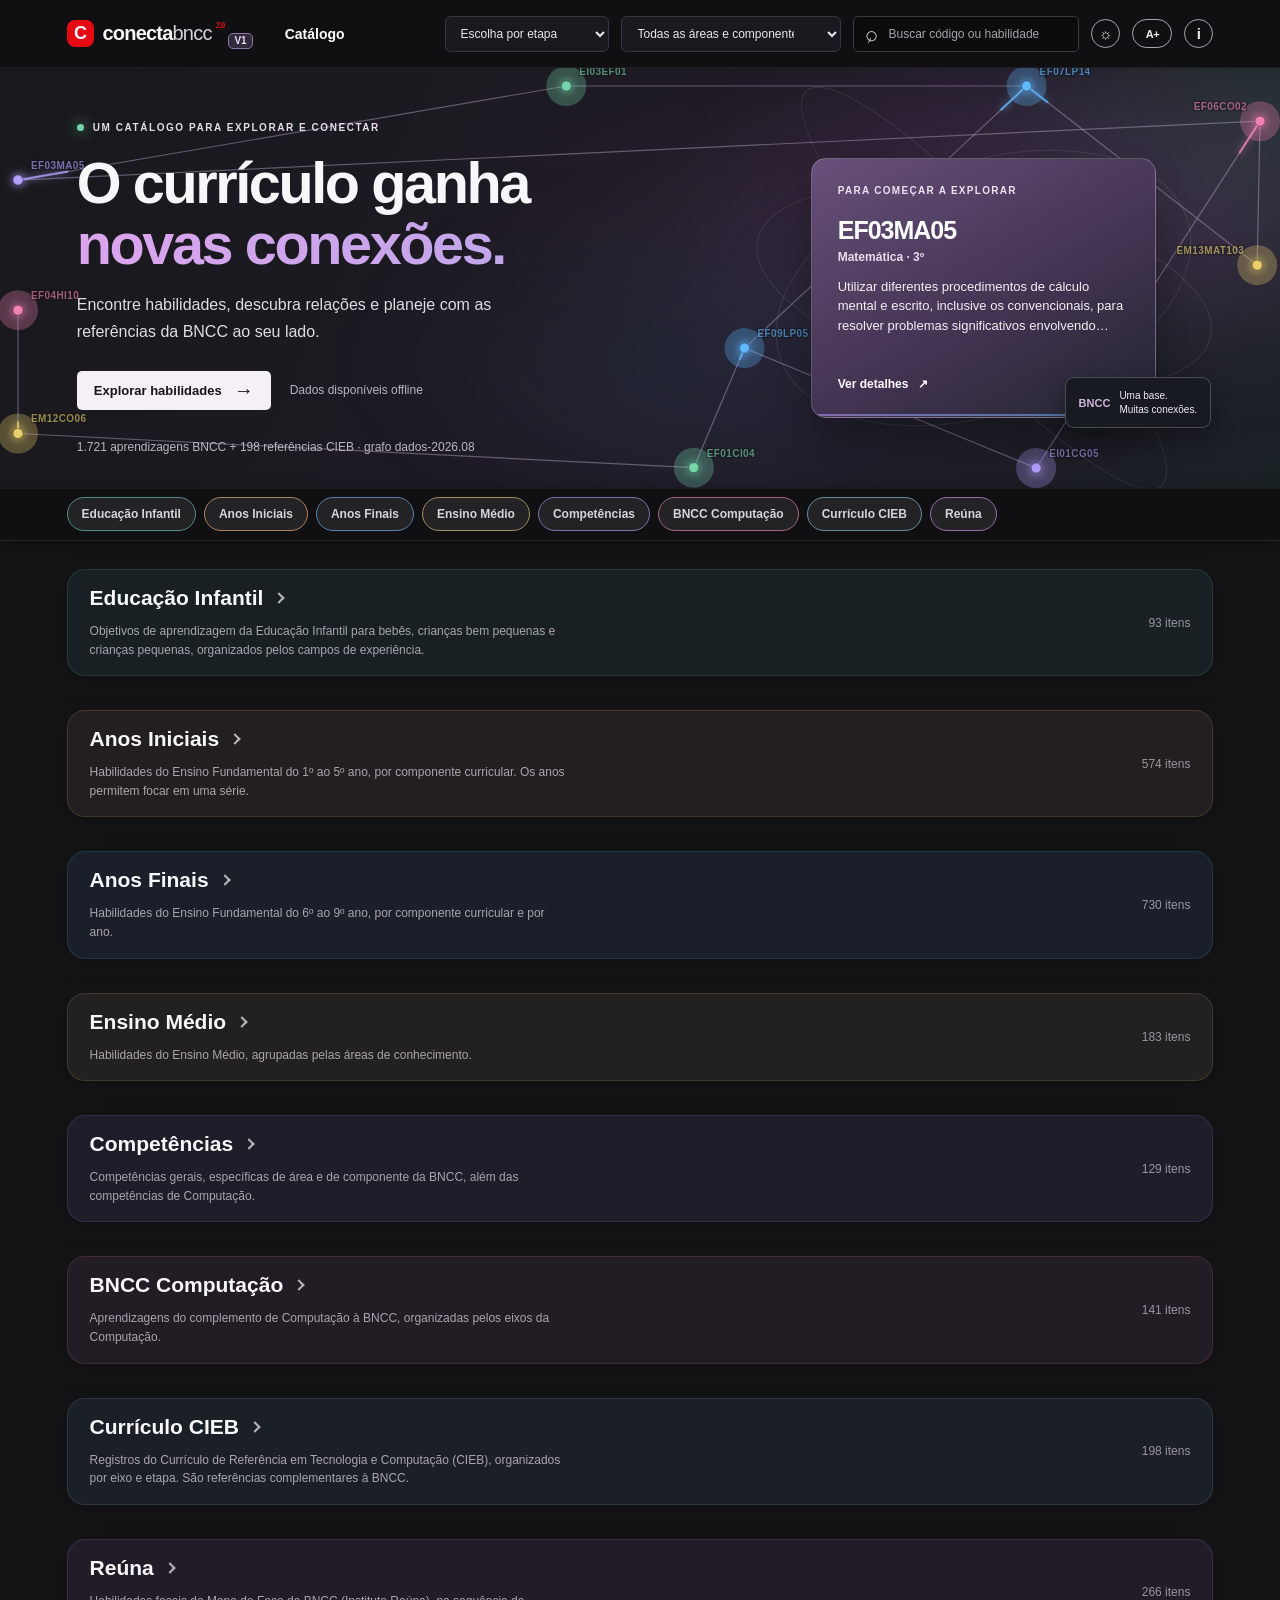
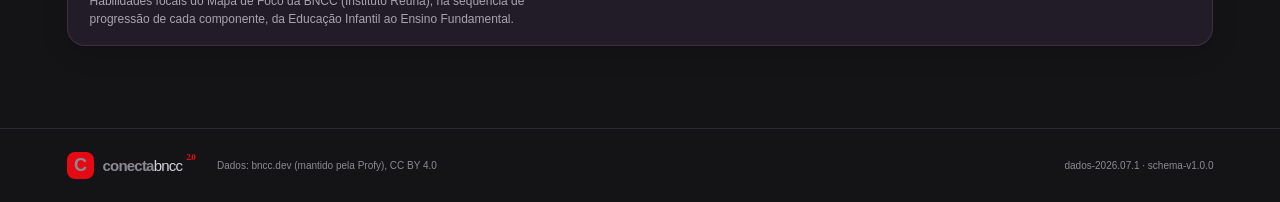
<file: conecta-bncc-2.0/index.html>
<!doctype html>
<html lang="pt-BR"><head><meta charset="utf-8"><meta name="viewport" content="width=device-width,initial-scale=1"><meta name="theme-color" content="#101014"><title>Conecta BNCC 2.0</title><link rel="icon" type="image/svg+xml" href="./favicon.svg"><link rel="stylesheet" href="./app.css"><link rel="stylesheet" href="./tema-claro.css"><link rel="stylesheet" href="./catalog-interactions.css"><link rel="stylesheet" href="./refino.css"><link rel="stylesheet" href="./reuna.css"><link rel="stylesheet" href="./mapa-focal.css"><link rel="stylesheet" href="./print.css"><link rel="stylesheet" href="./carrossel.css"><link rel="stylesheet" href="./hero-conexoes.css"><link rel="stylesheet" href="./grafo.css"><link rel="stylesheet" href="./acessibilidade.css"><link rel="stylesheet" href="./responsividade.css"><link rel="stylesheet" href="./secoes-recolhiveis.css"><link rel="stylesheet" href="./proposta-grafo.css"></head>
<body>
<header class="topbar"><div class="brand-container"><a class="brand" href="./" data-home><span class="brand-mark">C</span><span>conecta<span class="brand-light">bncc</span></span><b>2.0</b></a><a class="brand-version-link" href="../index.html" aria-label="Voltar ao Conecta BNCC versão 1">V1</a></div><nav class="main-nav" aria-label="Navegação principal"><a class="nav-active" href="./" data-home>Catálogo</a></nav><div class="top-actions"><label class="stage-select-wrap"><span class="sr-only">Escolher etapa</span><select id="stageSelect" aria-label="Escolha por etapa"><option value="">Escolha por etapa</option><option value="ei">Educação Infantil</option><option value="iniciais">Anos Iniciais</option><option value="finais">Anos Finais</option><option value="em">Ensino Médio</option><option value="competencias">Competências</option><option value="computacao">BNCC Computação</option><option value="cieb">Currículo CIEB</option><option value="reuna">Reúna</option></select></label><label class="area-select-wrap"><span class="sr-only">Filtrar por área ou componente curricular</span><select id="areaSelect"><option value="">Todas as áreas e componentes curriculares</option></select></label><label class="search-box"><span aria-hidden="true">⌕</span><input id="searchInput" type="text" inputmode="search" role="searchbox" placeholder="Buscar código ou habilidade" autocomplete="off"></label><button class="icon-button theme-button" id="themeButton" aria-label="Alternar tema" title="Alternar tema">☼</button><button class="icon-button" id="aboutButton" aria-label="Fontes, referências e método" title="Fontes, referências e método">i</button></div></header>
<main id="catalogPage"><section class="hero" id="catalogo"><div class="hero-copy"><div class="eyebrow"><span class="live-dot"></span> UM CATÁLOGO PARA EXPLORAR E CONECTAR</div><h1>O currículo ganha<br><span>novas conexões.</span></h1><p>Encontre habilidades, descubra relações e planeje com as referências da BNCC ao seu lado.</p><div class="hero-actions"><button class="button-primary" id="exploreButton">Explorar habilidades <span>→</span></button><span class="source-note">Dados disponíveis offline</span></div><div class="hero-status" id="datasetStatus" role="status">Carregando catálogo local…</div></div><div class="spotlight" aria-label="Habilidade em destaque"><div class="spotlight-orbit" aria-hidden="true"></div><div class="spotlight-card"><span class="spotlight-kicker">PARA COMEÇAR A EXPLORAR</span><span class="spotlight-code" id="featuredCode">BNCC</span><strong id="featuredArea">Uma habilidade em destaque</strong><p id="featuredText">Carregando a referência curricular…</p><button type="button" id="featuredButton" class="spotlight-link" disabled>Ver detalhes <span>↗</span></button></div><div class="spotlight-note" aria-hidden="true"><b>BNCC</b><span>Uma base.<br>Muitas conexões.</span></div></div></section><nav class="stage-sticky-shell" id="stageBar" aria-label="Escolha por etapa"><div class="stage-shortcuts" id="stageShortcuts" aria-label="Navegar para uma etapa"></div><div class="catalog-controls"><span id="resultCount" class="sr-only"></span><button class="text-button" id="clearFilters" hidden>Limpar filtros</button></div></nav>
<section class="catalog" aria-label="Catálogo de habilidades"><div id="catalogRows" class="catalog-rows"><div class="loading-state">Preparando seus catálogos…</div></div></section></main>
<main id="detailPage" class="detail-page" hidden></main><main id="proposalGraphPage" class="proposal-graph-page" hidden></main><div class="toast" id="toast"></div>
<dialog id="aboutDialog" class="about-dialog"><button class="dialog-close" data-close-dialog aria-label="Fechar">×</button><div class="eyebrow muted">FONTE E MÉTODO</div><h2>Dados com origem visível.</h2><p>Consulte a origem dos dados, os arquivos locais, as licenças e como interpretar as relações e sugestões do catálogo.</p><div id="aboutMeta"></div><a class="button-primary documentation-link" href="./documentacao.html">Documentação completa <span aria-hidden="true">↗</span></a><button class="text-button dialog-done" data-close-dialog>Fechar</button></dialog>
<footer><a class="brand footer-brand" href="./"><span class="brand-mark">C</span><span>conecta<span class="brand-light">bncc</span></span><b>2.0</b></a><span>Dados: <a href="https://github.com/bncc-dev/bncc-dados" target="_blank" rel="noopener noreferrer">bncc.dev (mantido pela Profy), CC BY 4.0</a></span><span id="footerVersion"></span></footer><script src="./vendor/cytoscape.min.js"></script><script src="./vendor/dagre.min.js"></script><script src="./vendor/cytoscape-dagre.js"></script><script src="./bnccData.js"></script><script src="./bnccGraph.js"></script><script src="./SkillPanel.js"></script><script src="./SkillGraph.js"></script><script src="./app.js"></script><script src="./hero-conexoes.js"></script><script src="./acessibilidade.js"></script></body></html>
</file>
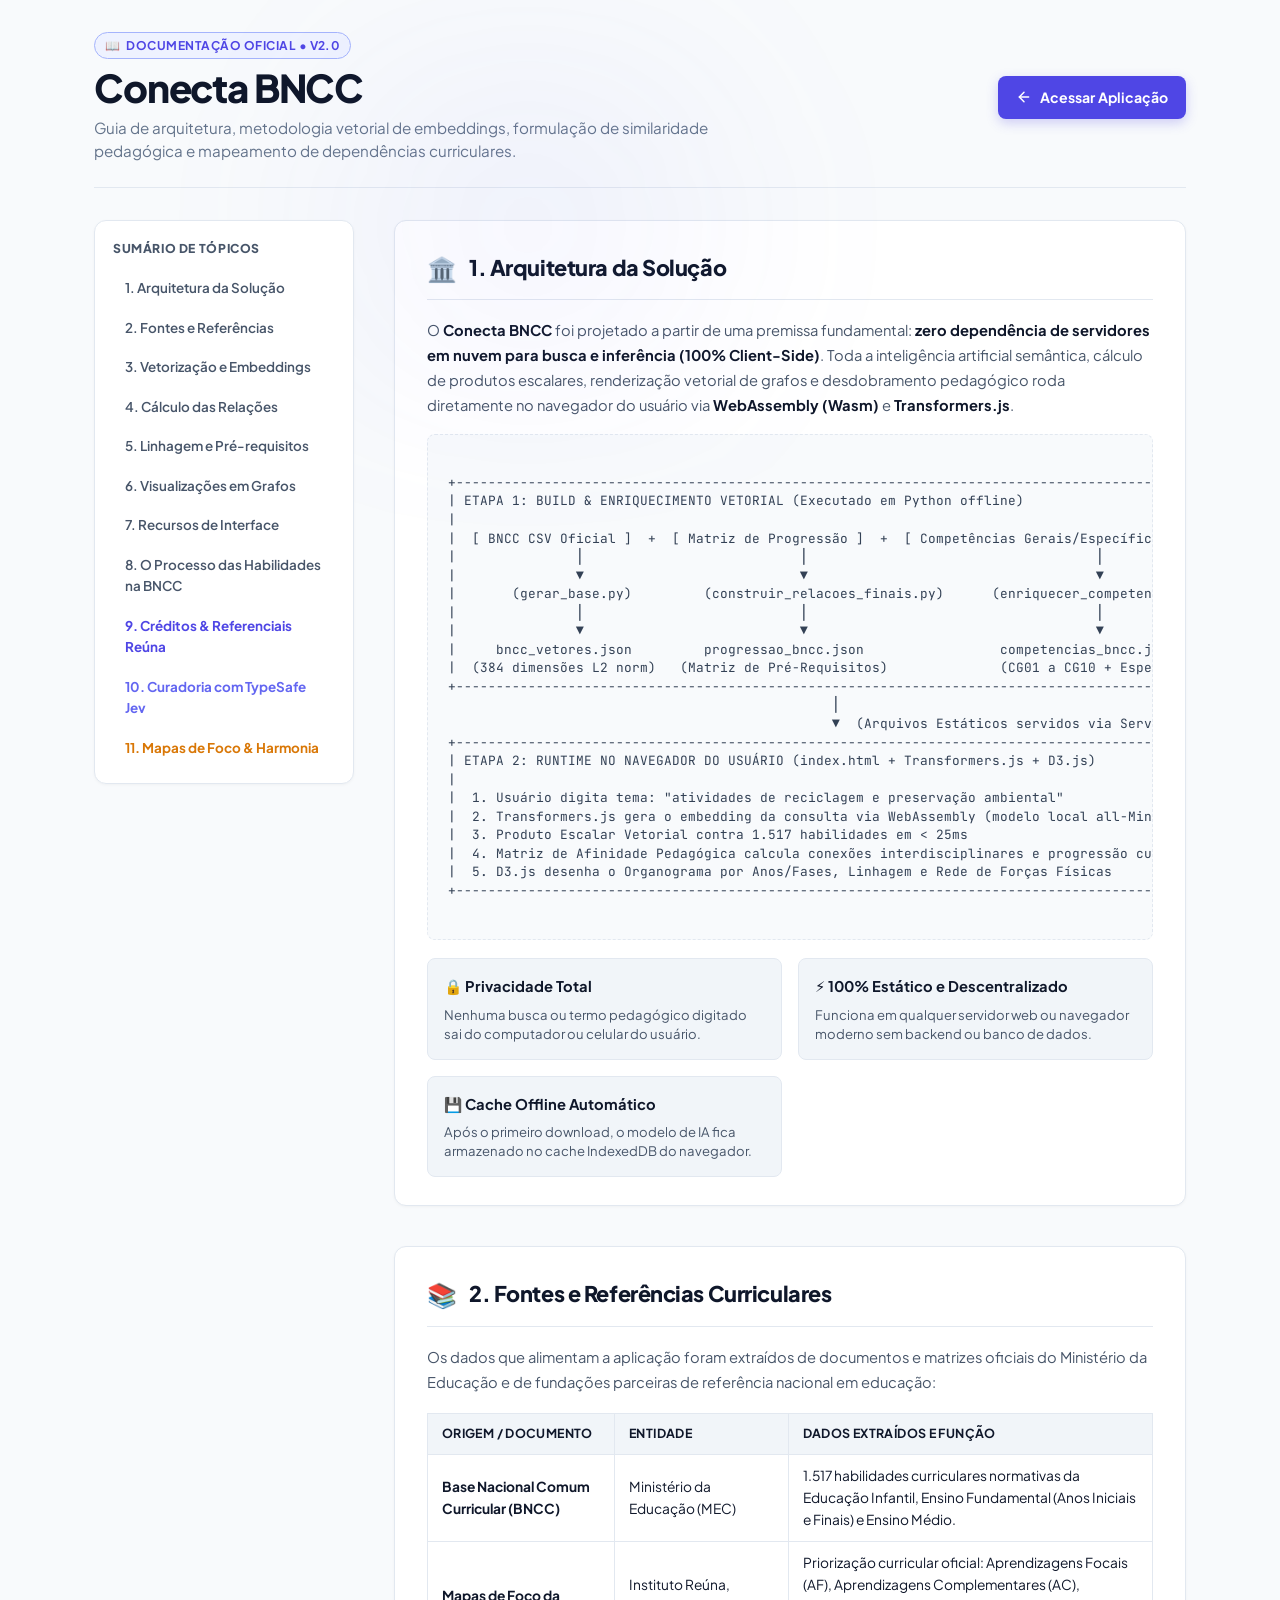
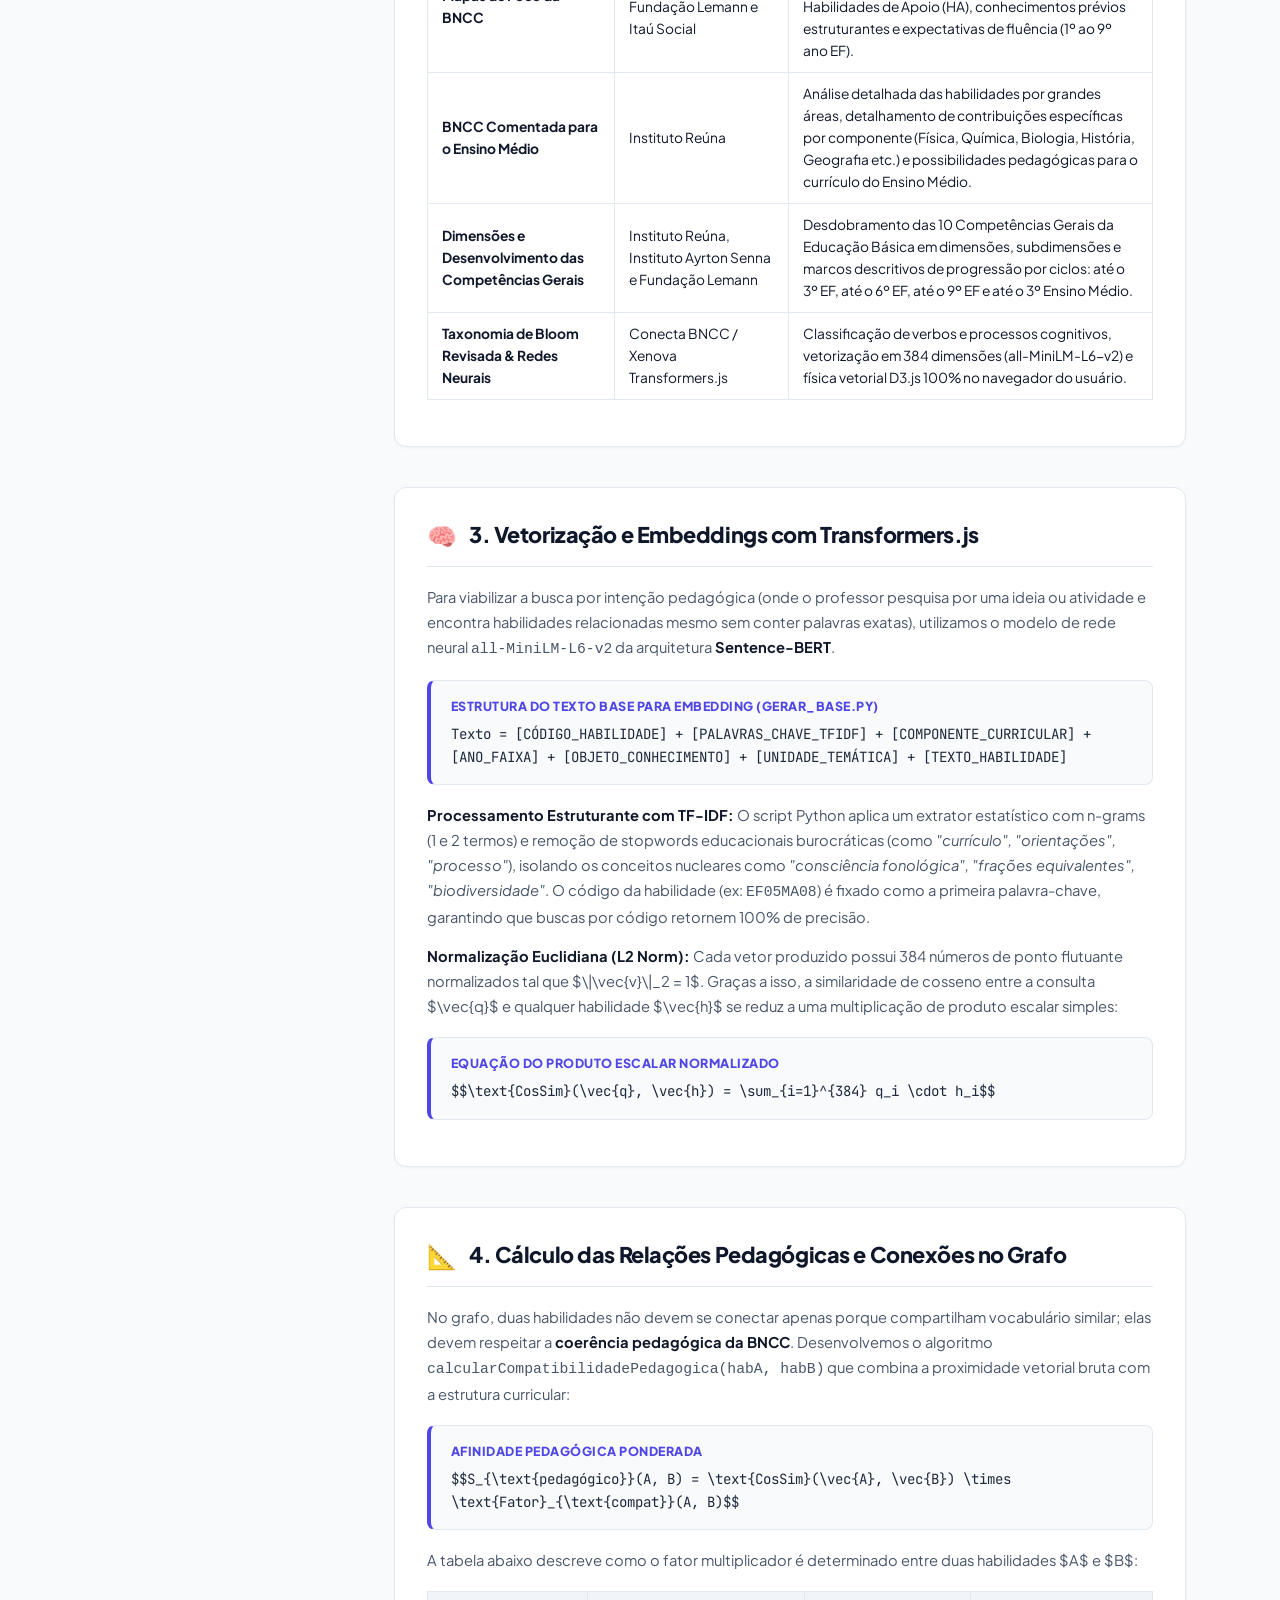
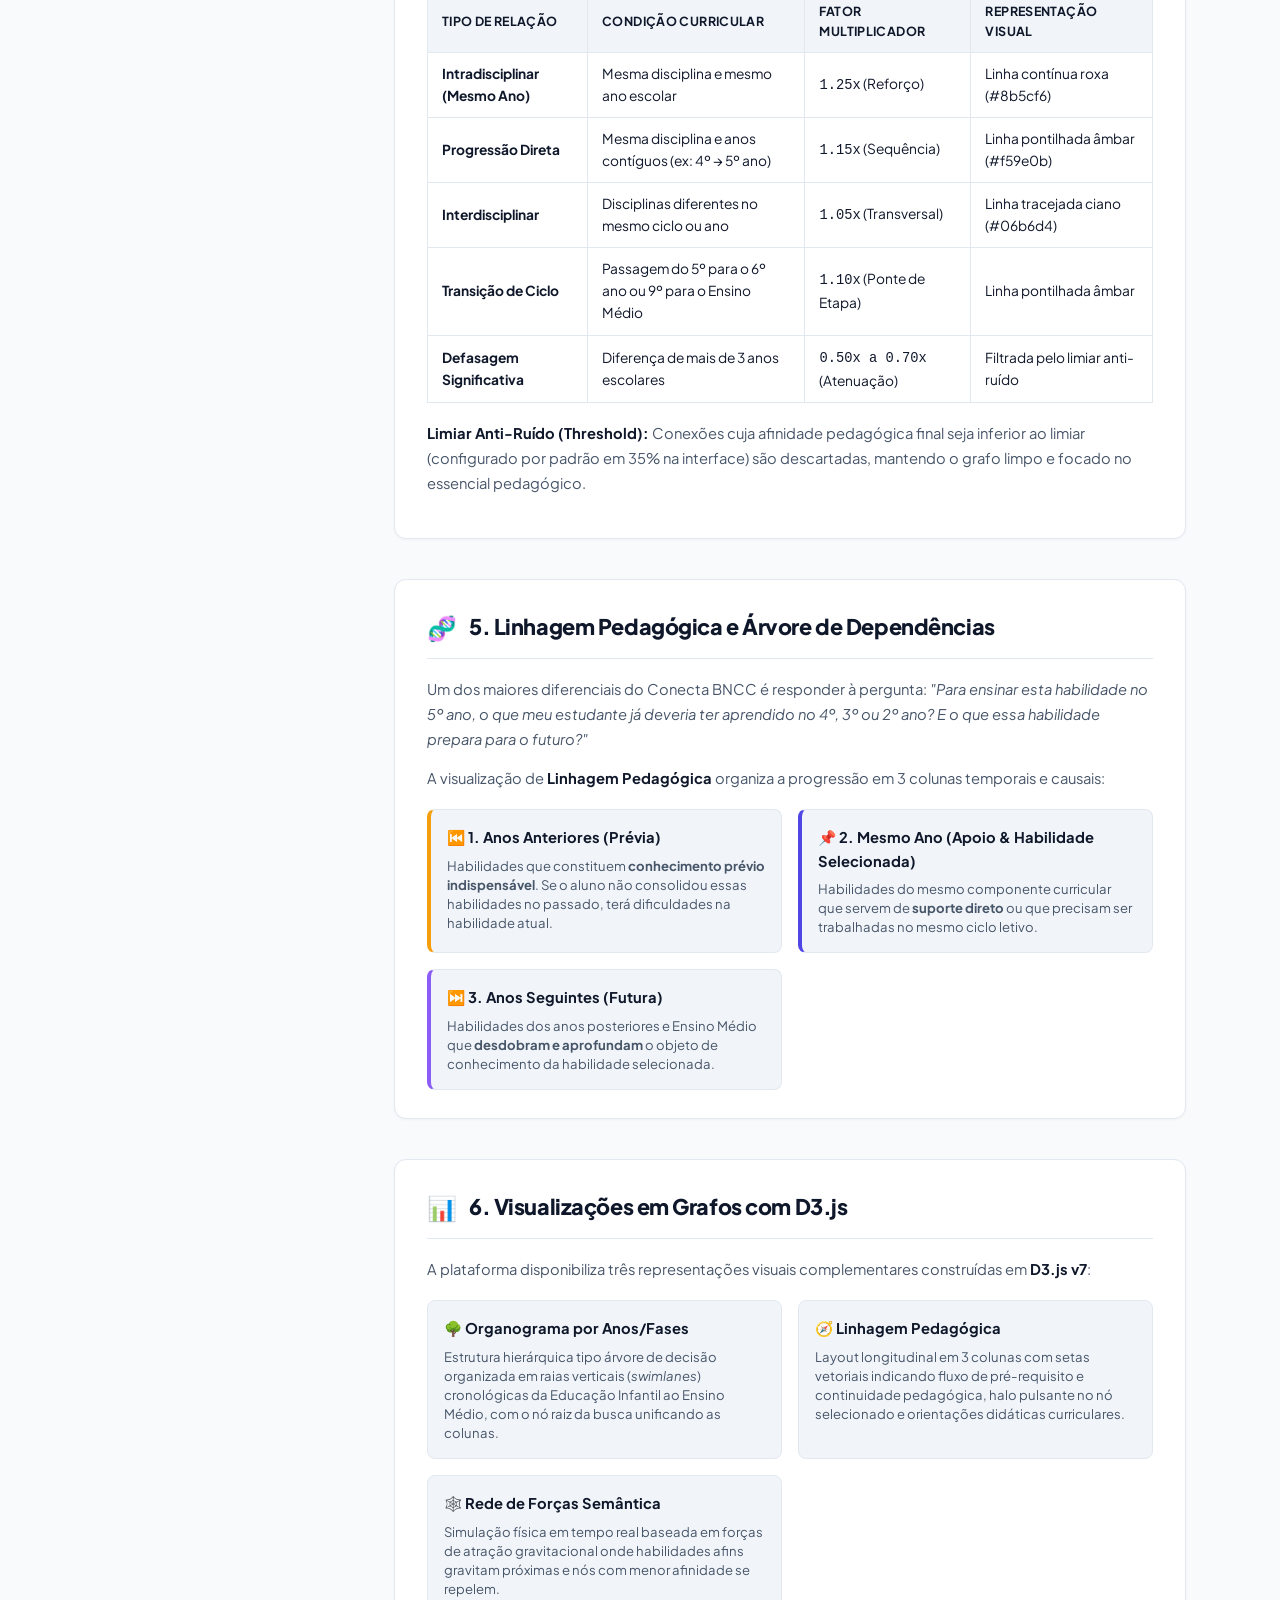
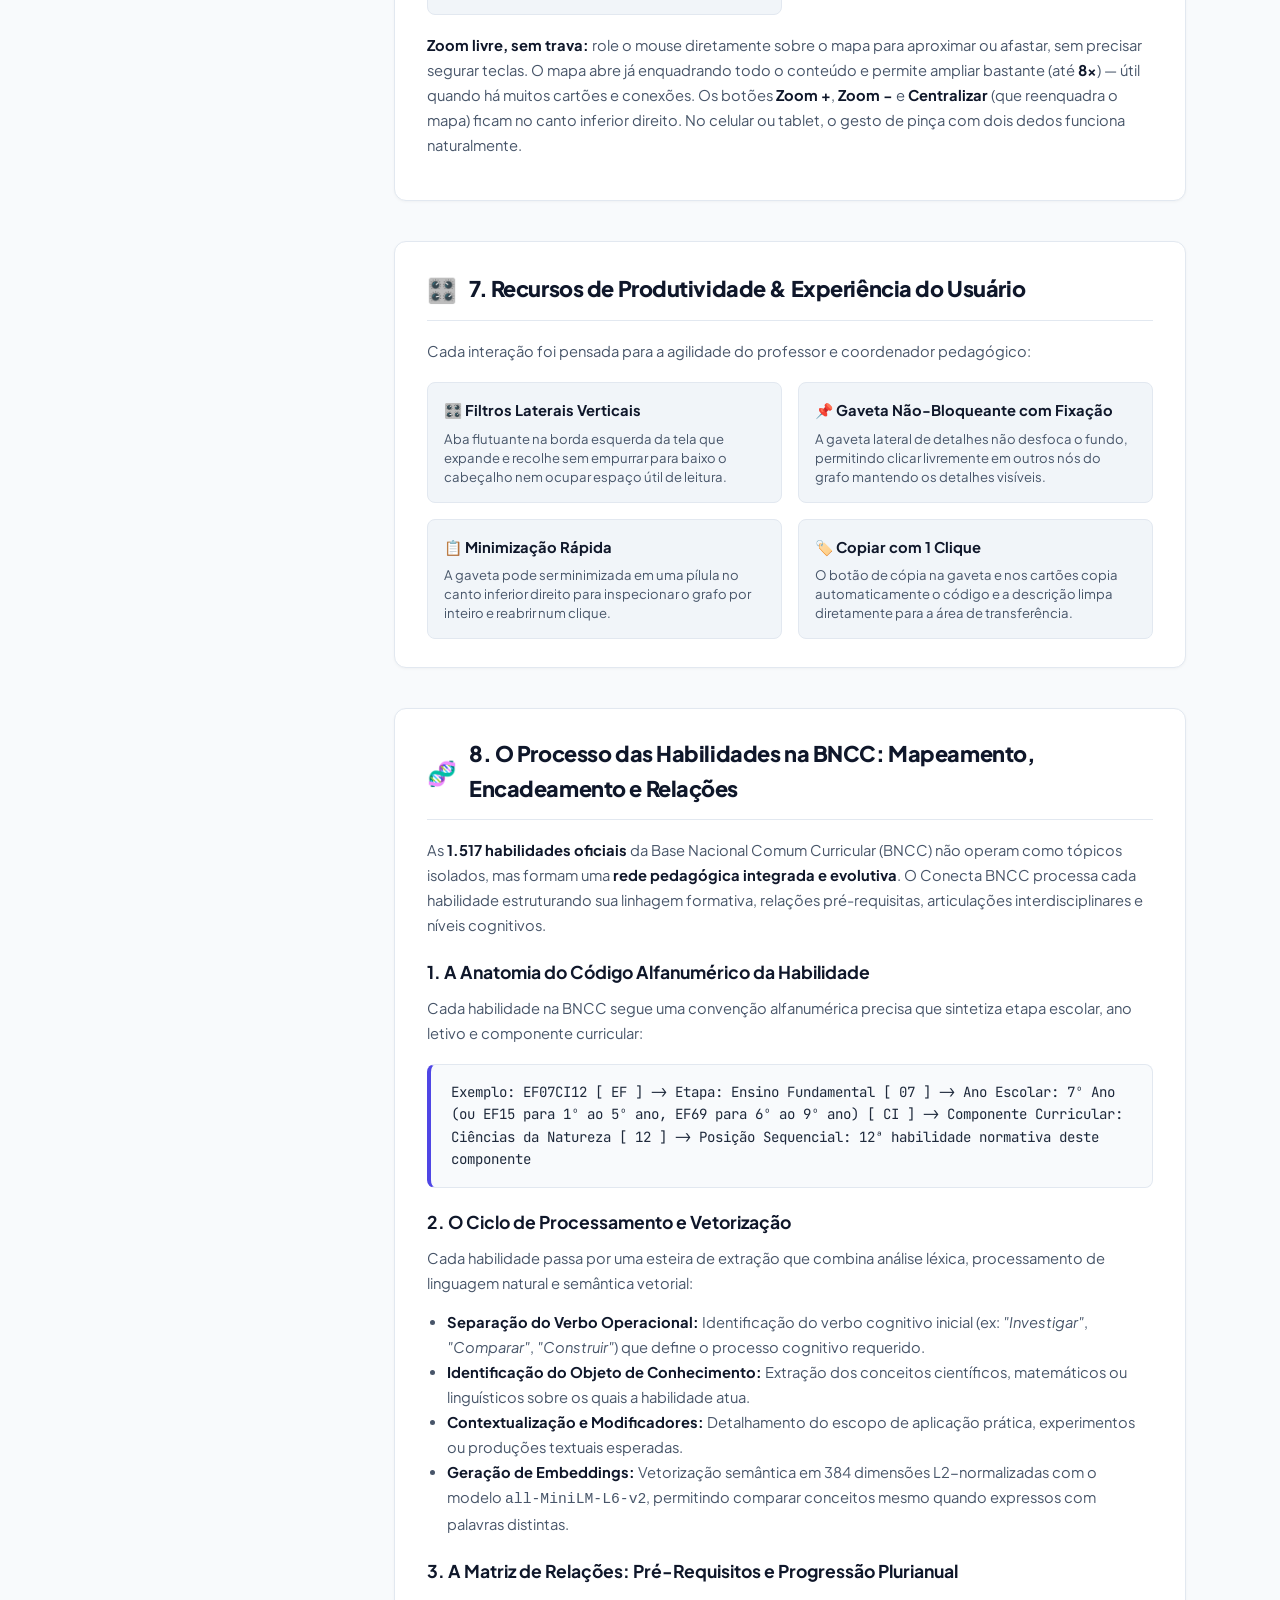
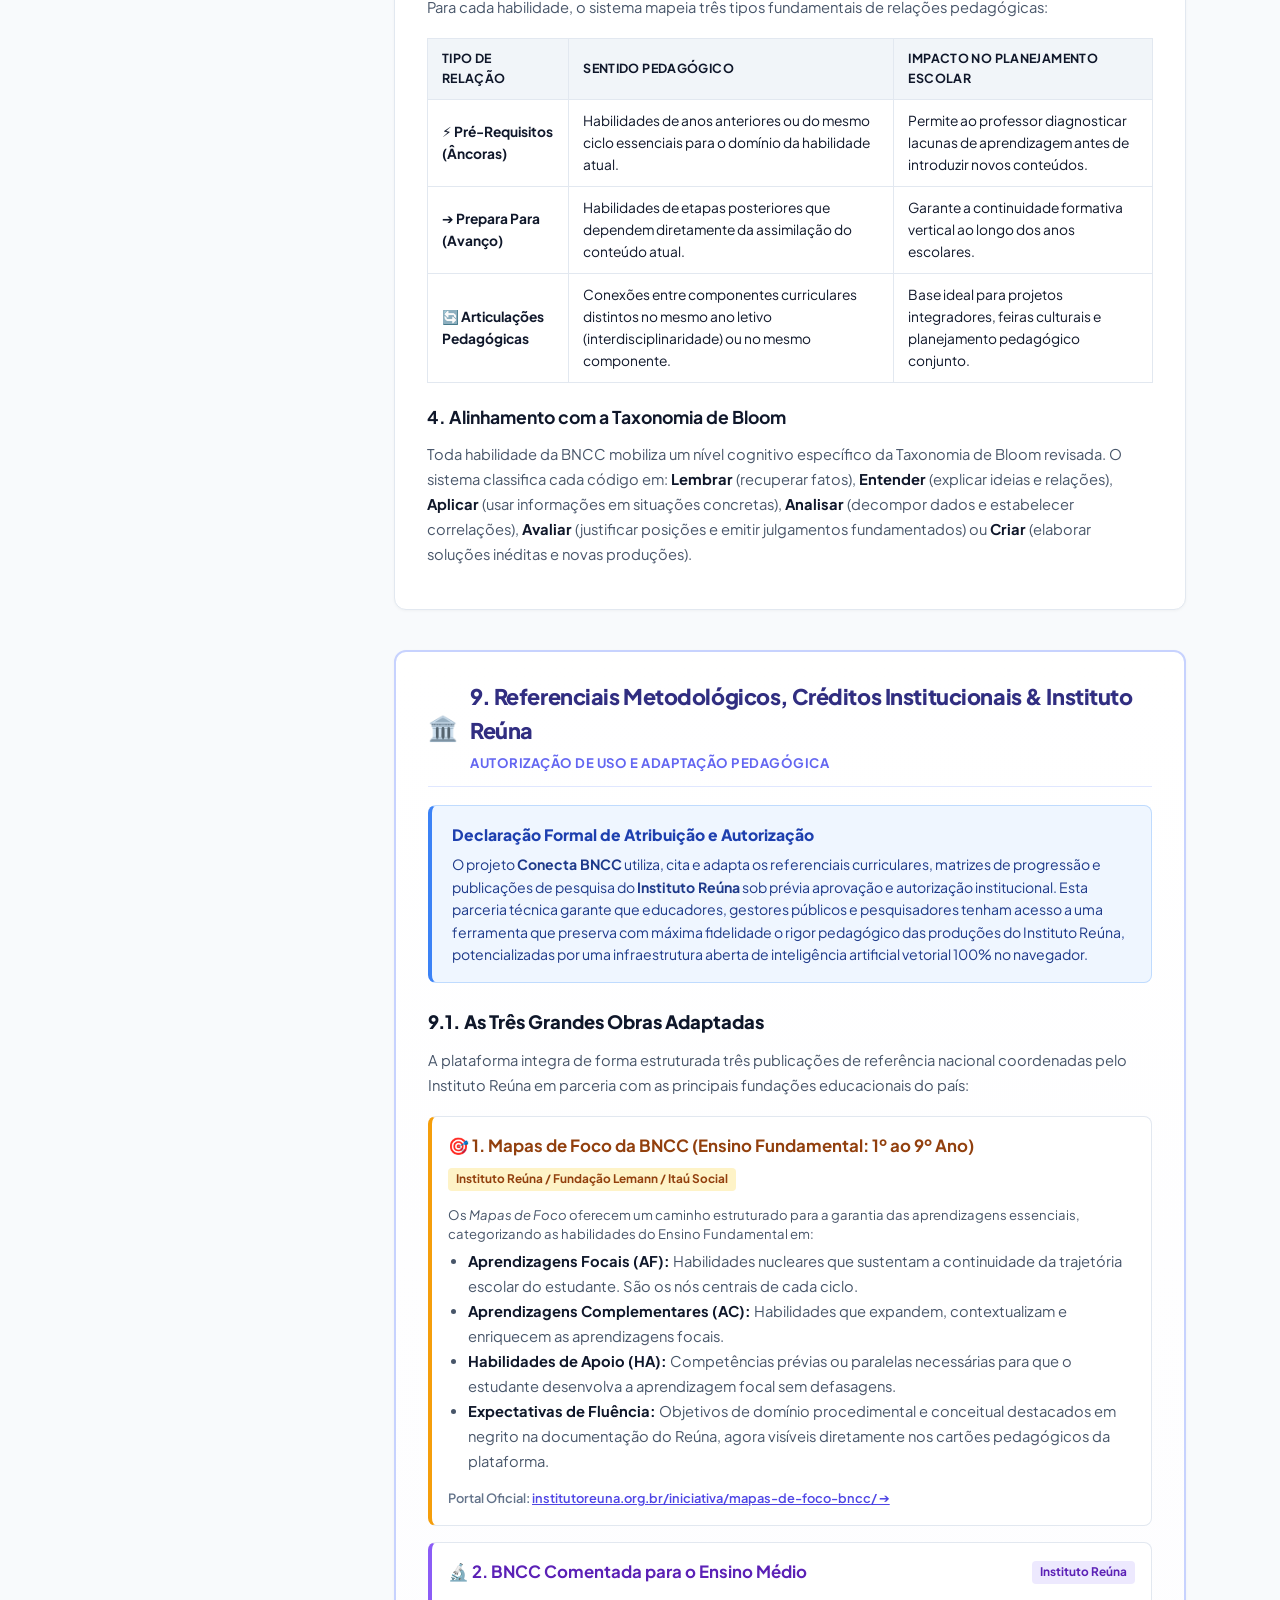
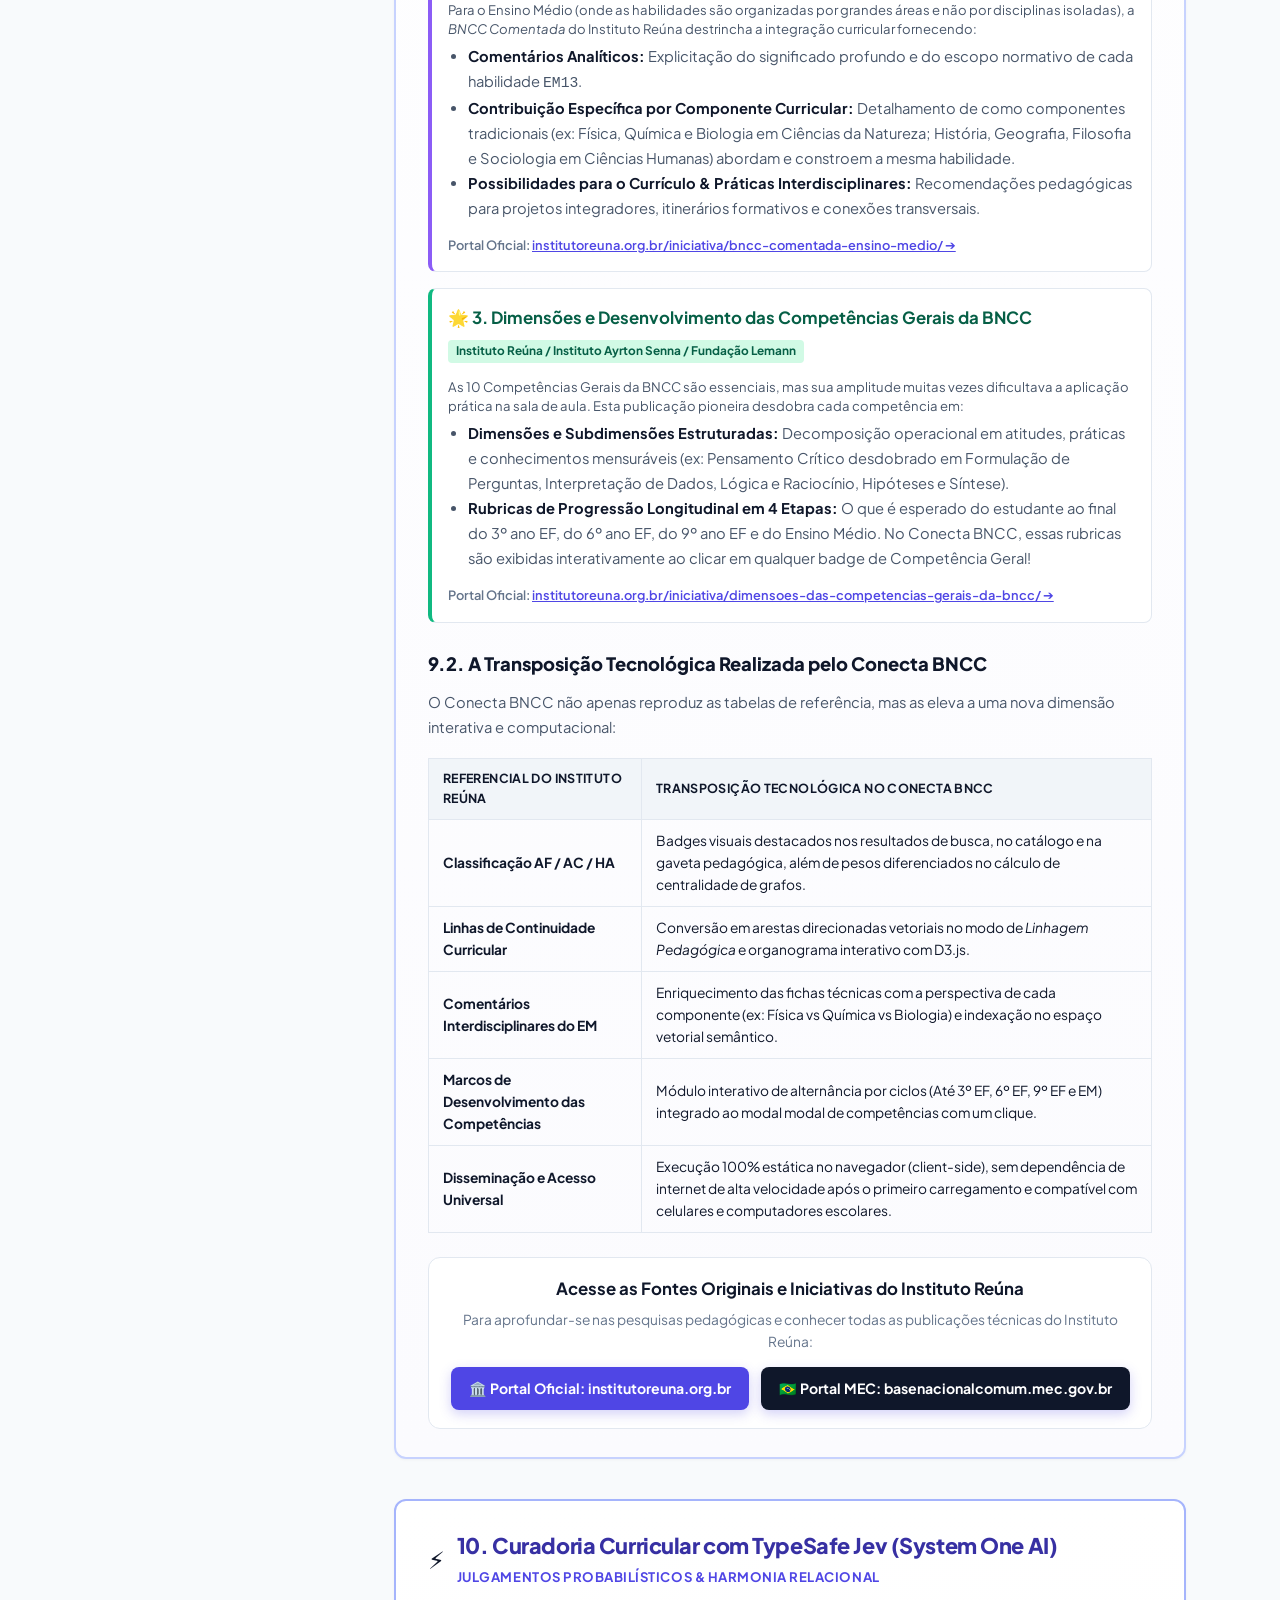
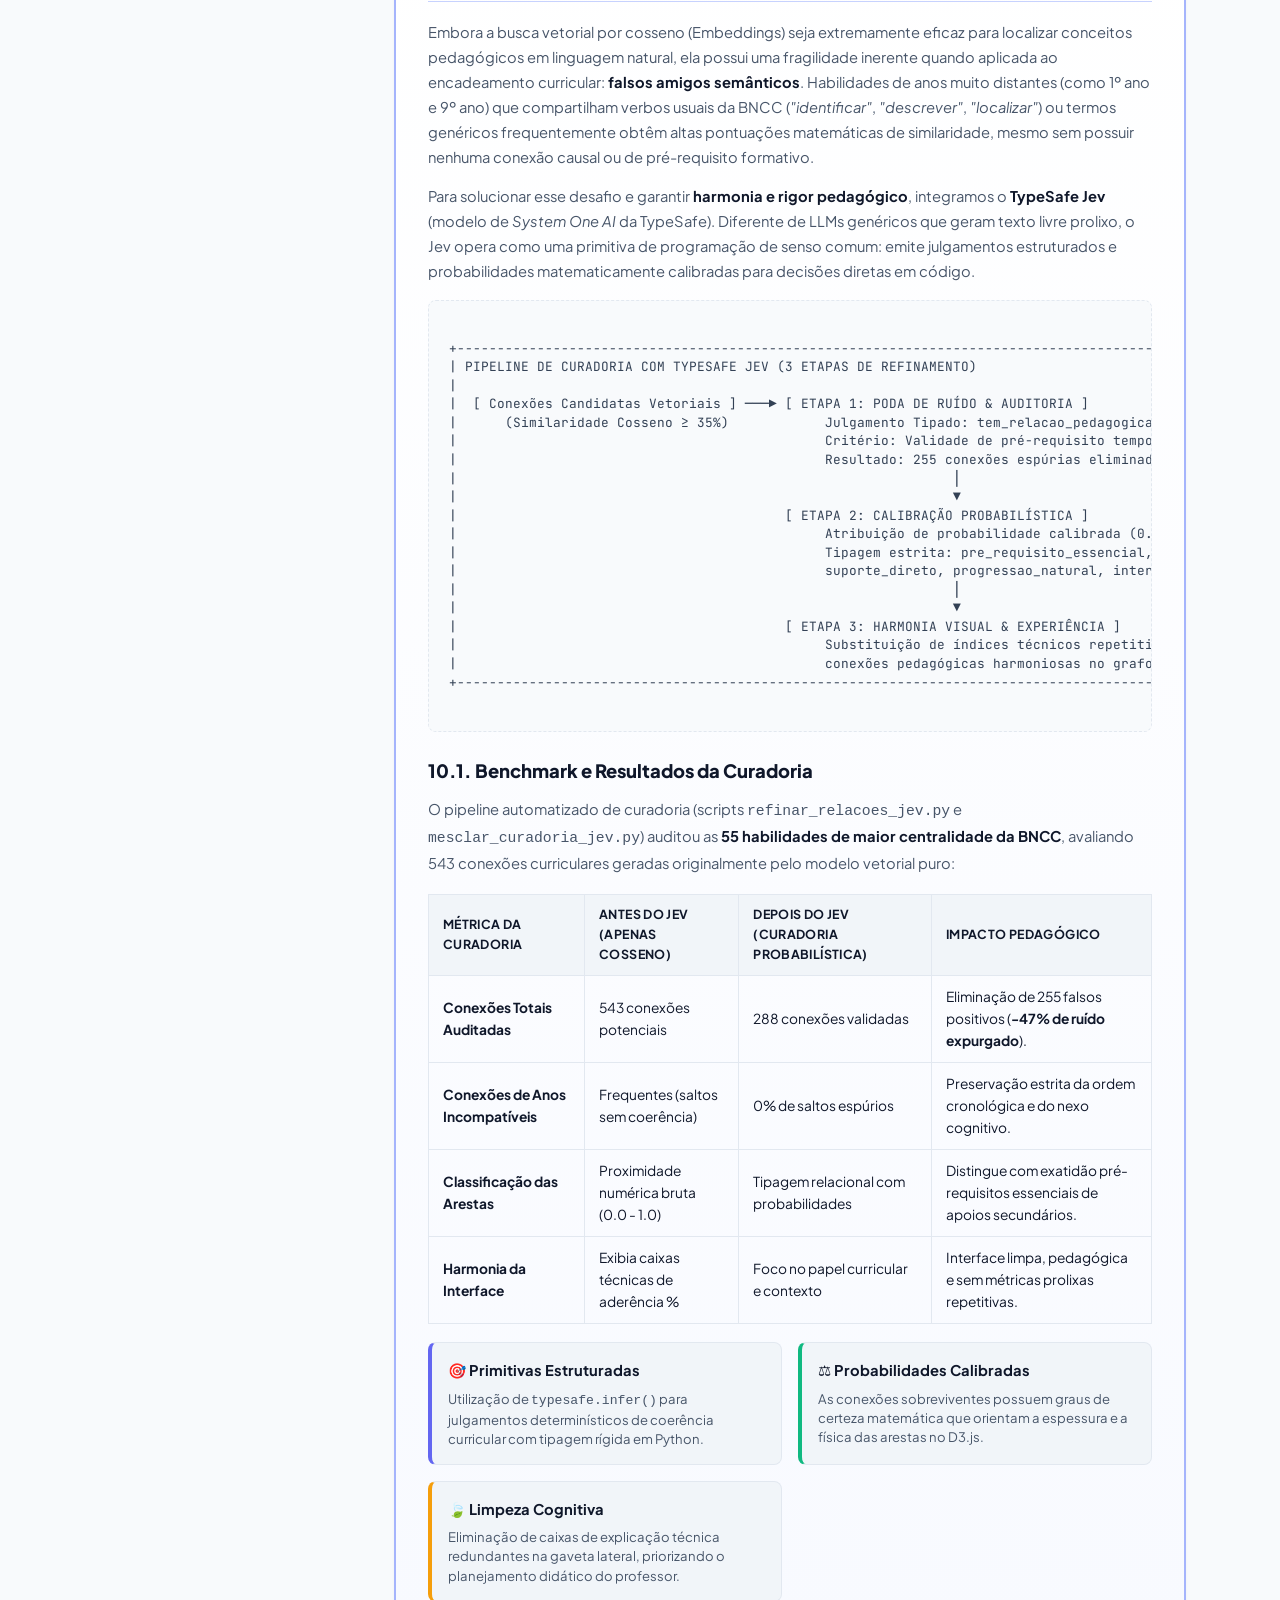
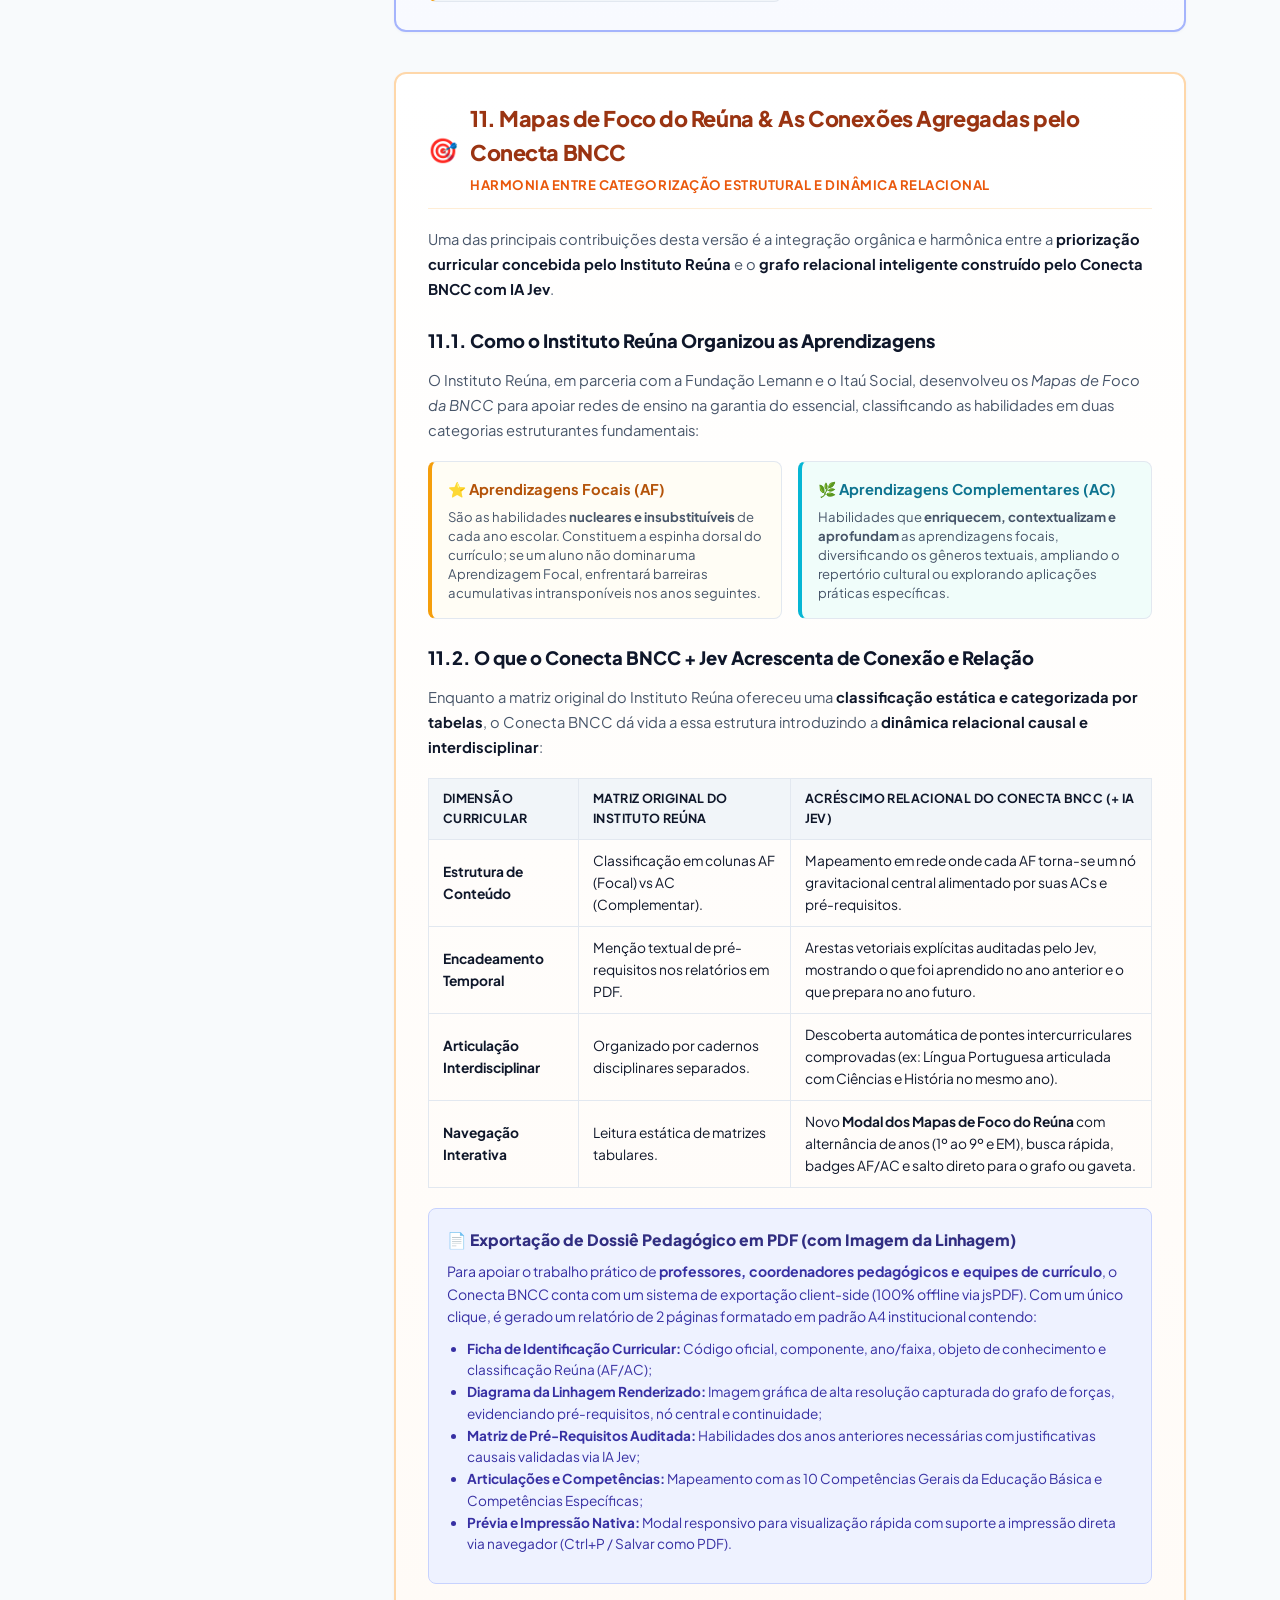
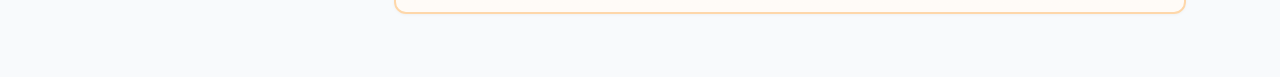
<file: documentacao.html>
<!DOCTYPE html>
<html lang="pt-BR">
<head>
    <meta charset="UTF-8">
    <meta name="viewport" content="width=device-width, initial-scale=1.0">
    <title>Documentação Técnica & Arquitetura - Conecta BNCC</title>
    <meta name="description" content="Documentação técnica detalhada do Conecta BNCC: arquitetura 100% frontend com Transformers.js, modelos de embeddings, cálculo de relações pedagógicas e grafos interativos.">
    
    <!-- Google Fonts: Plus Jakarta Sans & JetBrains Mono -->
    <link rel="preconnect" href="https://fonts.googleapis.com">
    <link rel="preconnect" href="https://fonts.gstatic.com" crossorigin>
    <link href="https://fonts.googleapis.com/css2?family=JetBrains+Mono:wght@400;600;700&family=Plus+Jakarta+Sans:wght@400;500;600;700;800&display=swap" rel="stylesheet">
    
    <link rel="stylesheet" href="./style.css">
    
    <style>
        /* A base do app trava a viewport (100vh + overflow hidden) para o
           workspace. A documentação é uma página de leitura longa: libera a
           rolagem natural do documento e mantém o sumário lateral sticky. */
        html, body {
            height: auto !important;
            min-height: 100%;
            overflow: visible !important;
        }

        body {
            display: block !important;
        }

        /* Estilos específicos da página de documentação */
        .doc-page {
            max-width: 1140px;
            margin: 0 auto;
            padding: 32px 24px 80px 24px;
        }

        .doc-header {
            display: flex;
            align-items: center;
            justify-content: space-between;
            gap: 20px;
            padding-bottom: 24px;
            margin-bottom: 32px;
            border-bottom: 1px solid var(--border-color);
            flex-wrap: wrap;
        }

        .doc-header-left {
            display: flex;
            flex-direction: column;
            gap: 6px;
        }

        .doc-badge {
            display: inline-flex;
            align-items: center;
            gap: 6px;
            background: var(--accent-light);
            border: 1px solid var(--accent-border);
            color: var(--accent-primary);
            font-size: 0.75rem;
            font-weight: 700;
            padding: 3px 10px;
            border-radius: var(--radius-full);
            text-transform: uppercase;
            letter-spacing: 0.04em;
            width: fit-content;
        }

        .doc-title {
            font-size: clamp(1.8rem, 3vw, 2.4rem);
            font-weight: 800;
            color: var(--text-primary);
            letter-spacing: -0.03em;
            margin: 0;
            line-height: 1.2;
        }

        .doc-subtitle {
            font-size: 0.95rem;
            color: var(--text-muted);
            margin: 0;
            max-width: 680px;
            line-height: 1.5;
        }

        .doc-btn-back {
            display: inline-flex;
            align-items: center;
            gap: 8px;
            background: var(--accent-primary);
            color: #ffffff;
            font-weight: 700;
            font-size: 0.88rem;
            padding: 10px 18px;
            border-radius: var(--radius-sm);
            text-decoration: none;
            box-shadow: 0 4px 12px rgba(79, 70, 229, 0.25);
            transition: var(--transition);
        }

        .doc-btn-back:hover {
            background: var(--accent-hover);
            transform: translateY(-1px);
            box-shadow: 0 6px 16px rgba(79, 70, 229, 0.35);
        }

        .doc-layout {
            display: grid;
            grid-template-columns: 260px 1fr;
            gap: 40px;
            align-items: flex-start;
        }

        @media (max-width: 900px) {
            .doc-layout {
                grid-template-columns: 1fr;
                gap: 24px;
            }
        }

        /* Menu Lateral de Navegação (Sticky) */
        .doc-sidebar {
            position: sticky;
            top: 24px;
            background: #ffffff;
            border: 1px solid var(--border-color);
            border-radius: var(--radius-md);
            padding: 18px;
            box-shadow: 0 1px 3px rgba(0, 0, 0, 0.04);
        }

        .doc-nav-title {
            font-size: 0.76rem;
            font-weight: 800;
            text-transform: uppercase;
            letter-spacing: 0.05em;
            color: var(--text-secondary);
            margin-bottom: 12px;
            display: flex;
            align-items: center;
            gap: 6px;
        }

        .doc-nav-list {
            list-style: none;
            padding: 0;
            margin: 0;
            display: flex;
            flex-direction: column;
            gap: 4px;
        }

        .doc-nav-link {
            display: block;
            padding: 7px 10px;
            font-size: 0.84rem;
            font-weight: 600;
            color: var(--text-secondary);
            text-decoration: none;
            border-radius: var(--radius-xs);
            transition: var(--transition);
            border-left: 2px solid transparent;
        }

        .doc-nav-link:hover {
            color: var(--accent-primary);
            background: var(--bg-secondary);
            border-left-color: var(--accent-primary);
        }

        /* Conteúdo Principal */
        .doc-content {
            display: flex;
            flex-direction: column;
            gap: 40px;
            min-width: 0;
        }

        /* Tabelas e diagramas largos rolam dentro da seção, sem esticar a página */
        .doc-section {
            overflow-x: auto;
        }

        .doc-section {
            background: #ffffff;
            border: 1px solid var(--border-color);
            border-radius: var(--radius-md);
            padding: 28px 32px;
            box-shadow: 0 1px 3px rgba(0, 0, 0, 0.04);
        }

        .section-header {
            display: flex;
            align-items: center;
            gap: 12px;
            margin-bottom: 18px;
            padding-bottom: 12px;
            border-bottom: 1px solid var(--border-color);
        }

        .section-icon {
            font-size: 1.5rem;
        }

        .section-title {
            font-size: 1.35rem;
            font-weight: 800;
            color: var(--text-primary);
            margin: 0;
            letter-spacing: -0.02em;
        }

        .doc-p {
            font-size: 0.92rem;
            line-height: 1.7;
            color: var(--text-secondary);
            margin-bottom: 14px;
        }

        .doc-p strong {
            color: var(--text-primary);
        }

        .formula-box {
            background: #f8fafc;
            border: 1px solid var(--border-color);
            border-left: 4px solid var(--accent-primary);
            border-radius: var(--radius-sm);
            padding: 16px 20px;
            margin: 18px 0;
            font-family: var(--font-mono);
            font-size: 0.88rem;
            color: #1e293b;
            line-height: 1.6;
            overflow-x: auto;
        }

        .formula-title {
            font-family: var(--font-sans);
            font-weight: 800;
            font-size: 0.78rem;
            text-transform: uppercase;
            letter-spacing: 0.04em;
            color: var(--accent-primary);
            margin-bottom: 6px;
        }

        .table-doc {
            width: 100%;
            border-collapse: collapse;
            font-size: 0.86rem;
            margin: 18px 0;
        }

        .table-doc th, .table-doc td {
            padding: 10px 14px;
            border: 1px solid var(--border-color);
            text-align: left;
        }

        .table-doc th {
            background: var(--bg-secondary);
            font-weight: 700;
            color: var(--text-primary);
            font-size: 0.78rem;
            text-transform: uppercase;
            letter-spacing: 0.03em;
        }

        .table-doc tr:hover td {
            background: #f8fafc;
        }

        .code-snippet {
            background: #0f172a;
            color: #e2e8f0;
            border-radius: var(--radius-sm);
            padding: 16px 20px;
            font-family: var(--font-mono);
            font-size: 0.82rem;
            line-height: 1.55;
            overflow-x: auto;
            margin: 16px 0;
        }

        .flow-diagram {
            background: #f8fafc;
            border: 1px dashed var(--border-color);
            border-radius: var(--radius-sm);
            padding: 20px;
            font-family: var(--font-mono);
            font-size: 0.80rem;
            color: #334155;
            line-height: 1.45;
            white-space: pre;
            overflow-x: auto;
            margin: 16px 0;
        }

        .feature-grid {
            display: grid;
            grid-template-columns: repeat(auto-fit, minmax(240px, 1fr));
            gap: 16px;
            margin-top: 18px;
        }

        .feature-card {
            background: var(--bg-secondary);
            border: 1px solid var(--border-color);
            border-radius: var(--radius-sm);
            padding: 16px;
            display: flex;
            flex-direction: column;
            gap: 6px;
        }

        .feature-card h4 {
            margin: 0;
            font-size: 0.92rem;
            font-weight: 700;
            color: var(--text-primary);
            display: flex;
            align-items: center;
            gap: 8px;
        }

        .feature-card p {
            margin: 0;
            font-size: 0.82rem;
            color: var(--text-secondary);
            line-height: 1.45;
        }
    </style>
</head>
<body style="background: var(--bg-primary);">

    <div class="doc-page">
        <!-- Topo da Documentação -->
        <header class="doc-header">
            <div class="doc-header-left">
                <div class="doc-badge">
                    <span>📖</span> Documentação Oficial &bull; v2.0
                </div>
                <h1 class="doc-title">Conecta BNCC</h1>
                <p class="doc-subtitle">
                    Guia de arquitetura, metodologia vetorial de embeddings, formulação de similaridade pedagógica e mapeamento de dependências curriculares.
                </p>
            </div>
            <div>
                <a href="./index.html" class="doc-btn-back">
                    <svg width="16" height="16" viewBox="0 0 24 24" fill="none" stroke="currentColor" stroke-width="2.2">
                        <line x1="19" y1="12" x2="5" y2="12"></line>
                        <polyline points="12 19 5 12 12 5"></polyline>
                    </svg>
                    Acessar Aplicação
                </a>
            </div>
        </header>

        <div class="doc-layout">
            <!-- Navegação Lateral (Sticky) -->
            <aside class="doc-sidebar">
                <div class="doc-nav-title">Sumário de Tópicos</div>
                <nav>
                    <ul class="doc-nav-list">
                        <li><a href="#arquitetura" class="doc-nav-link">1. Arquitetura da Solução</a></li>
                        <li><a href="#fontes" class="doc-nav-link">2. Fontes e Referências</a></li>
                        <li><a href="#embeddings" class="doc-nav-link">3. Vetorização e Embeddings</a></li>
                        <li><a href="#calculo-relacoes" class="doc-nav-link">4. Cálculo das Relações</a></li>
                        <li><a href="#linhagem" class="doc-nav-link">5. Linhagem e Pré-requisitos</a></li>
                        <li><a href="#visualizacao" class="doc-nav-link">6. Visualizações em Grafos</a></li>
                        <li><a href="#produtividade" class="doc-nav-link">7. Recursos de Interface</a></li>
                        <li><a href="#processo-habilidades" class="doc-nav-link">8. O Processo das Habilidades na BNCC</a></li>
                        <li><a href="#creditos-reuna" class="doc-nav-link" style="color: #4f46e5; font-weight: 700;">9. Créditos & Referenciais Reúna</a></li>
                        <li><a href="#curadoria-jev" class="doc-nav-link" style="color: #6366f1; font-weight: 700;">10. Curadoria com TypeSafe Jev</a></li>
                        <li><a href="#mapas-foco-harmonia" class="doc-nav-link" style="color: #d97706; font-weight: 700;">11. Mapas de Foco & Harmonia</a></li>
                    </ul>
                </nav>
            </aside>

            <!-- Conteúdo Principal -->
            <main class="doc-content">

                <!-- 1. Arquitetura da Solução -->
                <section id="arquitetura" class="doc-section">
                    <div class="section-header">
                        <span class="section-icon">🏛️</span>
                        <h2 class="section-title">1. Arquitetura da Solução</h2>
                    </div>
                    <p class="doc-p">
                        O <strong>Conecta BNCC</strong> foi projetado a partir de uma premissa fundamental: <strong>zero dependência de servidores em nuvem para busca e inferência (100% Client-Side)</strong>. 
                        Toda a inteligência artificial semântica, cálculo de produtos escalares, renderização vetorial de grafos e desdobramento pedagógico roda diretamente no navegador do usuário via <strong>WebAssembly (Wasm)</strong> e <strong>Transformers.js</strong>.
                    </p>

                    <div class="flow-diagram">
+---------------------------------------------------------------------------------------------------+
| ETAPA 1: BUILD & ENRIQUECIMENTO VETORIAL (Executado em Python offline)                            |
|                                                                                                   |
|  [ BNCC CSV Oficial ]  +  [ Matriz de Progressão ]  +  [ Competências Gerais/Específicas MEC ]   |
|               │                           │                                    │                  |
|               ▼                           ▼                                    ▼                  |
|       (gerar_base.py)         (construir_relacoes_finais.py)      (enriquecer_competencias.py)    |
|               │                           │                                    │                  |
|               ▼                           ▼                                    ▼                  |
|     bncc_vetores.json         progressao_bncc.json                 competencias_bncc.json         |
|  (384 dimensões L2 norm)   (Matriz de Pré-Requisitos)              (CG01 a CG10 + Específicas)    |
+---------------------------------------------------------------------------------------------------+
                                                │
                                                ▼  (Arquivos Estáticos servidos via Servidor Web ou Navegador)
+---------------------------------------------------------------------------------------------------+
| ETAPA 2: RUNTIME NO NAVEGADOR DO USUÁRIO (index.html + Transformers.js + D3.js)                   |
|                                                                                                   |
|  1. Usuário digita tema: "atividades de reciclagem e preservação ambiental"                       |
|  2. Transformers.js gera o embedding da consulta via WebAssembly (modelo local all-MiniLM-L6-v2)  |
|  3. Produto Escalar Vetorial contra 1.517 habilidades em < 25ms                                   |
|  4. Matriz de Afinidade Pedagógica calcula conexões interdisciplinares e progressão curricular    |
|  5. D3.js desenha o Organograma por Anos/Fases, Linhagem e Rede de Forças Físicas                |
+---------------------------------------------------------------------------------------------------+
                    </div>

                    <div class="feature-grid">
                        <div class="feature-card">
                            <h4>🔒 Privacidade Total</h4>
                            <p>Nenhuma busca ou termo pedagógico digitado sai do computador ou celular do usuário.</p>
                        </div>
                        <div class="feature-card">
                            <h4>⚡ 100% Estático e Descentralizado</h4>
                            <p>Funciona em qualquer servidor web ou navegador moderno sem backend ou banco de dados.</p>
                        </div>
                        <div class="feature-card">
                            <h4>💾 Cache Offline Automático</h4>
                            <p>Após o primeiro download, o modelo de IA fica armazenado no cache IndexedDB do navegador.</p>
                        </div>
                    </div>
                </section>

                <!-- 2. Fontes e Referências -->
                <section id="fontes" class="doc-section">
                    <div class="section-header">
                        <span class="section-icon">📚</span>
                        <h2 class="section-title">2. Fontes e Referências Curriculares</h2>
                    </div>
                    <p class="doc-p">
                        Os dados que alimentam a aplicação foram extraídos de documentos e matrizes oficiais do Ministério da Educação e de fundações parceiras de referência nacional em educação:
                    </p>

                    <table class="table-doc">
                        <thead>
                            <tr>
                                <th>Origem / Documento</th>
                                <th>Entidade</th>
                                <th>Dados Extraídos e Função</th>
                            </tr>
                        </thead>
                        <tbody>
                            <tr>
                                <td><strong>Base Nacional Comum Curricular (BNCC)</strong></td>
                                <td>Ministério da Educação (MEC)</td>
                                <td>1.517 habilidades curriculares normativas da Educação Infantil, Ensino Fundamental (Anos Iniciais e Finais) e Ensino Médio.</td>
                            </tr>
                            <tr>
                                <td><strong>Mapas de Foco da BNCC</strong></td>
                                <td>Instituto Reúna, Fundação Lemann e Itaú Social</td>
                                <td>Priorização curricular oficial: Aprendizagens Focais (AF), Aprendizagens Complementares (AC), Habilidades de Apoio (HA), conhecimentos prévios estruturantes e expectativas de fluência (1º ao 9º ano EF).</td>
                            </tr>
                            <tr>
                                <td><strong>BNCC Comentada para o Ensino Médio</strong></td>
                                <td>Instituto Reúna</td>
                                <td>Análise detalhada das habilidades por grandes áreas, detalhamento de contribuições específicas por componente (Física, Química, Biologia, História, Geografia etc.) e possibilidades pedagógicas para o currículo do Ensino Médio.</td>
                            </tr>
                            <tr>
                                <td><strong>Dimensões e Desenvolvimento das Competências Gerais</strong></td>
                                <td>Instituto Reúna, Instituto Ayrton Senna e Fundação Lemann</td>
                                <td>Desdobramento das 10 Competências Gerais da Educação Básica em dimensões, subdimensões e marcos descritivos de progressão por ciclos: até o 3º EF, até o 6º EF, até o 9º EF e até o 3º Ensino Médio.</td>
                            </tr>
                            <tr>
                                <td><strong>Taxonomia de Bloom Revisada & Redes Neurais</strong></td>
                                <td>Conecta BNCC / Xenova Transformers.js</td>
                                <td>Classificação de verbos e processos cognitivos, vetorização em 384 dimensões (all-MiniLM-L6-v2) e física vetorial D3.js 100% no navegador do usuário.</td>
                            </tr>
                        </tbody>
                    </table>
                </section>

                <!-- 3. Vetorização e Embeddings -->
                <section id="embeddings" class="doc-section">
                    <div class="section-header">
                        <span class="section-icon">🧠</span>
                        <h2 class="section-title">3. Vetorização e Embeddings com Transformers.js</h2>
                    </div>
                    <p class="doc-p">
                        Para viabilizar a busca por intenção pedagógica (onde o professor pesquisa por uma ideia ou atividade e encontra habilidades relacionadas mesmo sem conter palavras exatas), utilizamos o modelo de rede neural <code>all-MiniLM-L6-v2</code> da arquitetura <strong>Sentence-BERT</strong>.
                    </p>

                    <div class="formula-box">
                        <div class="formula-title">Estrutura do Texto Base para Embedding (gerar_base.py)</div>
Texto = [CÓDIGO_HABILIDADE] + [PALAVRAS_CHAVE_TFIDF] + [COMPONENTE_CURRICULAR] + [ANO_FAIXA] + [OBJETO_CONHECIMENTO] + [UNIDADE_TEMÁTICA] + [TEXTO_HABILIDADE]
                    </div>

                    <p class="doc-p">
                        <strong>Processamento Estruturante com TF-IDF:</strong> O script Python aplica um extrator estatístico com n-grams (1 e 2 termos) e remoção de stopwords educacionais burocráticas (como <em>"currículo", "orientações", "processo"</em>), isolando os conceitos nucleares como <em>"consciência fonológica", "frações equivalentes", "biodiversidade"</em>. O código da habilidade (ex: <code>EF05MA08</code>) é fixado como a primeira palavra-chave, garantindo que buscas por código retornem 100% de precisão.
                    </p>
                    <p class="doc-p">
                        <strong>Normalização Euclidiana (L2 Norm):</strong> Cada vetor produzido possui 384 números de ponto flutuante normalizados tal que $\|\vec{v}\|_2 = 1$. Graças a isso, a similaridade de cosseno entre a consulta $\vec{q}$ e qualquer habilidade $\vec{h}$ se reduz a uma multiplicação de produto escalar simples:
                    </p>

                    <div class="formula-box">
                        <div class="formula-title">Equação do Produto Escalar Normalizado</div>
                        $$\text{CosSim}(\vec{q}, \vec{h}) = \sum_{i=1}^{384} q_i \cdot h_i$$
                    </div>
                </section>

                <!-- 4. Cálculo das Relações -->
                <section id="calculo-relacoes" class="doc-section">
                    <div class="section-header">
                        <span class="section-icon">📐</span>
                        <h2 class="section-title">4. Cálculo das Relações Pedagógicas e Conexões no Grafo</h2>
                    </div>
                    <p class="doc-p">
                        No grafo, duas habilidades não devem se conectar apenas porque compartilham vocabulário similar; elas devem respeitar a <strong>coerência pedagógica da BNCC</strong>. Desenvolvemos o algoritmo <code>calcularCompatibilidadePedagogica(habA, habB)</code> que combina a proximidade vetorial bruta com a estrutura curricular:
                    </p>

                    <div class="formula-box">
                        <div class="formula-title">Afinidade Pedagógica Ponderada</div>
                        $$S_{\text{pedagógico}}(A, B) = \text{CosSim}(\vec{A}, \vec{B}) \times \text{Fator}_{\text{compat}}(A, B)$$
                    </div>

                    <p class="doc-p">
                        A tabela abaixo descreve como o fator multiplicador é determinado entre duas habilidades $A$ e $B$:
                    </p>

                    <table class="table-doc">
                        <thead>
                            <tr>
                                <th>Tipo de Relação</th>
                                <th>Condição Curricular</th>
                                <th>Fator Multiplicador</th>
                                <th>Representação Visual</th>
                            </tr>
                        </thead>
                        <tbody>
                            <tr>
                                <td><strong>Intradisciplinar (Mesmo Ano)</strong></td>
                                <td>Mesma disciplina e mesmo ano escolar</td>
                                <td><code>1.25x</code> (Reforço)</td>
                                <td>Linha contínua roxa (#8b5cf6)</td>
                            </tr>
                            <tr>
                                <td><strong>Progressão Direta</strong></td>
                                <td>Mesma disciplina e anos contíguos (ex: 4º &rarr; 5º ano)</td>
                                <td><code>1.15x</code> (Sequência)</td>
                                <td>Linha pontilhada âmbar (#f59e0b)</td>
                            </tr>
                            <tr>
                                <td><strong>Interdisciplinar</strong></td>
                                <td>Disciplinas diferentes no mesmo ciclo ou ano</td>
                                <td><code>1.05x</code> (Transversal)</td>
                                <td>Linha tracejada ciano (#06b6d4)</td>
                            </tr>
                            <tr>
                                <td><strong>Transição de Ciclo</strong></td>
                                <td>Passagem do 5º para o 6º ano ou 9º para o Ensino Médio</td>
                                <td><code>1.10x</code> (Ponte de Etapa)</td>
                                <td>Linha pontilhada âmbar</td>
                            </tr>
                            <tr>
                                <td><strong>Defasagem Significativa</strong></td>
                                <td>Diferença de mais de 3 anos escolares</td>
                                <td><code>0.50x a 0.70x</code> (Atenuação)</td>
                                <td>Filtrada pelo limiar anti-ruído</td>
                            </tr>
                        </tbody>
                    </table>

                    <p class="doc-p">
                        <strong>Limiar Anti-Ruído (Threshold):</strong> Conexões cuja afinidade pedagógica final seja inferior ao limiar (configurado por padrão em 35% na interface) são descartadas, mantendo o grafo limpo e focado no essencial pedagógico.
                    </p>
                </section>

                <!-- 5. Linhagem e Pré-requisitos -->
                <section id="linhagem" class="doc-section">
                    <div class="section-header">
                        <span class="section-icon">🧬</span>
                        <h2 class="section-title">5. Linhagem Pedagógica e Árvore de Dependências</h2>
                    </div>
                    <p class="doc-p">
                        Um dos maiores diferenciais do Conecta BNCC é responder à pergunta: <em>"Para ensinar esta habilidade no 5º ano, o que meu estudante já deveria ter aprendido no 4º, 3º ou 2º ano? E o que essa habilidade prepara para o futuro?"</em>
                    </p>

                    <p class="doc-p">
                        A visualização de <strong>Linhagem Pedagógica</strong> organiza a progressão em 3 colunas temporais e causais:
                    </p>

                    <div class="feature-grid">
                        <div class="feature-card" style="border-left: 4px solid #f59e0b;">
                            <h4>⏮️ 1. Anos Anteriores (Prévia)</h4>
                            <p>Habilidades que constituem <strong>conhecimento prévio indispensável</strong>. Se o aluno não consolidou essas habilidades no passado, terá dificuldades na habilidade atual.</p>
                        </div>
                        <div class="feature-card" style="border-left: 4px solid #4f46e5;">
                            <h4>📌 2. Mesmo Ano (Apoio & Habilidade Selecionada)</h4>
                            <p>Habilidades do mesmo componente curricular que servem de <strong>suporte direto</strong> ou que precisam ser trabalhadas no mesmo ciclo letivo.</p>
                        </div>
                        <div class="feature-card" style="border-left: 4px solid #8b5cf6;">
                            <h4>⏭️ 3. Anos Seguintes (Futura)</h4>
                            <p>Habilidades dos anos posteriores e Ensino Médio que <strong>desdobram e aprofundam</strong> o objeto de conhecimento da habilidade selecionada.</p>
                        </div>
                    </div>
                </section>

                <!-- 6. Visualizações em Grafos -->
                <section id="visualizacao" class="doc-section">
                    <div class="section-header">
                        <span class="section-icon">📊</span>
                        <h2 class="section-title">6. Visualizações em Grafos com D3.js</h2>
                    </div>
                    <p class="doc-p">
                        A plataforma disponibiliza três representações visuais complementares construídas em <strong>D3.js v7</strong>:
                    </p>

                    <div class="feature-grid">
                        <div class="feature-card">
                            <h4>🌳 Organograma por Anos/Fases</h4>
                            <p>Estrutura hierárquica tipo árvore de decisão organizada em raias verticais (<em>swimlanes</em>) cronológicas da Educação Infantil ao Ensino Médio, com o nó raiz da busca unificando as colunas.</p>
                        </div>
                        <div class="feature-card">
                            <h4>🧭 Linhagem Pedagógica</h4>
                            <p>Layout longitudinal em 3 colunas com setas vetoriais indicando fluxo de pré-requisito e continuidade pedagógica, halo pulsante no nó selecionado e orientações didáticas curriculares.</p>
                        </div>
                        <div class="feature-card">
                            <h4>🕸️ Rede de Forças Semântica</h4>
                            <p>Simulação física em tempo real baseada em forças de atração gravitacional onde habilidades afins gravitam próximas e nós com menor afinidade se repelem.</p>
                        </div>
                    </div>

                    <p class="doc-p" style="margin-top: 18px;">
                        <strong>Zoom livre, sem trava:</strong> role o mouse diretamente sobre o mapa para aproximar ou afastar, sem precisar segurar teclas. O mapa abre já enquadrando todo o conteúdo e permite ampliar bastante (até <strong>8×</strong>) — útil quando há muitos cartões e conexões. Os botões <strong>Zoom +</strong>, <strong>Zoom −</strong> e <strong>Centralizar</strong> (que reenquadra o mapa) ficam no canto inferior direito. No celular ou tablet, o gesto de pinça com dois dedos funciona naturalmente.
                    </p>
                </section>

                <!-- 7. Recursos de Interface -->
                <section id="produtividade" class="doc-section">
                    <div class="section-header">
                        <span class="section-icon">🎛️</span>
                        <h2 class="section-title">7. Recursos de Produtividade & Experiência do Usuário</h2>
                    </div>
                    <p class="doc-p">
                        Cada interação foi pensada para a agilidade do professor e coordenador pedagógico:
                    </p>

                    <div class="feature-grid">
                        <div class="feature-card">
                            <h4>🎛️ Filtros Laterais Verticais</h4>
                            <p>Aba flutuante na borda esquerda da tela que expande e recolhe sem empurrar para baixo o cabeçalho nem ocupar espaço útil de leitura.</p>
                        </div>
                        <div class="feature-card">
                            <h4>📌 Gaveta Não-Bloqueante com Fixação</h4>
                            <p>A gaveta lateral de detalhes não desfoca o fundo, permitindo clicar livremente em outros nós do grafo mantendo os detalhes visíveis.</p>
                        </div>
                        <div class="feature-card">
                            <h4>📋 Minimização Rápida</h4>
                            <p>A gaveta pode ser minimizada em uma pílula no canto inferior direito para inspecionar o grafo por inteiro e reabrir num clique.</p>
                        </div>
                        <div class="feature-card">
                            <h4>🏷️ Copiar com 1 Clique</h4>
                            <p>O botão de cópia na gaveta e nos cartões copia automaticamente o código e a descrição limpa diretamente para a área de transferência.</p>
                        </div>
                    </div>
                </section>

                <!-- 8. Processo das Habilidades na BNCC -->
                <section id="processo-habilidades" class="doc-section">
                    <div class="section-header">
                        <span class="section-icon">🧬</span>
                        <h2 class="section-title">8. O Processo das Habilidades na BNCC: Mapeamento, Encadeamento e Relações</h2>
                    </div>

                    <p class="doc-p">
                        As <strong>1.517 habilidades oficiais</strong> da Base Nacional Comum Curricular (BNCC) não operam como tópicos isolados, mas formam uma <strong>rede pedagógica integrada e evolutiva</strong>. O Conecta BNCC processa cada habilidade estruturando sua linhagem formativa, relações pré-requisitas, articulações interdisciplinares e níveis cognitivos.
                    </p>

                    <h3 style="font-size: 1.1rem; color: var(--text-primary); margin: 20px 0 10px 0; font-weight: 700;">
                        1. A Anatomia do Código Alfanumérico da Habilidade
                    </h3>
                    <p class="doc-p">
                        Cada habilidade na BNCC segue uma convenção alfanumérica precisa que sintetiza etapa escolar, ano letivo e componente curricular:
                    </p>

                    <div class="formula-box">
Exemplo: EF07CI12
[ EF ] -> Etapa: Ensino Fundamental
[ 07 ] -> Ano Escolar: 7º Ano (ou EF15 para 1º ao 5º ano, EF69 para 6º ao 9º ano)
[ CI ] -> Componente Curricular: Ciências da Natureza
[ 12 ] -> Posição Sequencial: 12ª habilidade normativa deste componente
                    </div>

                    <h3 style="font-size: 1.1rem; color: var(--text-primary); margin: 20px 0 10px 0; font-weight: 700;">
                        2. O Ciclo de Processamento e Vetorização
                    </h3>
                    <p class="doc-p">
                        Cada habilidade passa por uma esteira de extração que combina análise léxica, processamento de linguagem natural e semântica vetorial:
                    </p>

                    <ul class="doc-p" style="padding-left: 20px;">
                        <li><strong>Separação do Verbo Operacional:</strong> Identificação do verbo cognitivo inicial (ex: <em>"Investigar"</em>, <em>"Comparar"</em>, <em>"Construir"</em>) que define o processo cognitivo requerido.</li>
                        <li><strong>Identificação do Objeto de Conhecimento:</strong> Extração dos conceitos científicos, matemáticos ou linguísticos sobre os quais a habilidade atua.</li>
                        <li><strong>Contextualização e Modificadores:</strong> Detalhamento do escopo de aplicação prática, experimentos ou produções textuais esperadas.</li>
                        <li><strong>Geração de Embeddings:</strong> Vetorização semântica em 384 dimensões L2-normalizadas com o modelo <code>all-MiniLM-L6-v2</code>, permitindo comparar conceitos mesmo quando expressos com palavras distintas.</li>
                    </ul>

                    <h3 style="font-size: 1.1rem; color: var(--text-primary); margin: 20px 0 10px 0; font-weight: 700;">
                        3. A Matriz de Relações: Pré-Requisitos e Progressão Plurianual
                    </h3>
                    <p class="doc-p">
                        Para cada habilidade, o sistema mapeia três tipos fundamentais de relações pedagógicas:
                    </p>

                    <table class="table-doc">
                        <thead>
                            <tr>
                                <th>Tipo de Relação</th>
                                <th>Sentido Pedagógico</th>
                                <th>Impacto no Planejamento Escolar</th>
                            </tr>
                        </thead>
                        <tbody>
                            <tr>
                                <td><strong>⚡ Pré-Requisitos (Âncoras)</strong></td>
                                <td>Habilidades de anos anteriores ou do mesmo ciclo essenciais para o domínio da habilidade atual.</td>
                                <td>Permite ao professor diagnosticar lacunas de aprendizagem antes de introduzir novos conteúdos.</td>
                            </tr>
                            <tr>
                                <td><strong>➔ Prepara Para (Avanço)</strong></td>
                                <td>Habilidades de etapas posteriores que dependem diretamente da assimilação do conteúdo atual.</td>
                                <td>Garante a continuidade formativa vertical ao longo dos anos escolares.</td>
                            </tr>
                            <tr>
                                <td><strong>🔄 Articulações Pedagógicas</strong></td>
                                <td>Conexões entre componentes curriculares distintos no mesmo ano letivo (interdisciplinaridade) ou no mesmo componente.</td>
                                <td>Base ideal para projetos integradores, feiras culturais e planejamento pedagógico conjunto.</td>
                            </tr>
                        </tbody>
                    </table>

                    <h3 style="font-size: 1.1rem; color: var(--text-primary); margin: 20px 0 10px 0; font-weight: 700;">
                        4. Alinhamento com a Taxonomia de Bloom
                    </h3>
                    <p class="doc-p">
                        Toda habilidade da BNCC mobiliza um nível cognitivo específico da Taxonomia de Bloom revisada. O sistema classifica cada código em:
                        <strong>Lembrar</strong> (recuperar fatos), <strong>Entender</strong> (explicar ideias e relações), <strong>Aplicar</strong> (usar informações em situações concretas), <strong>Analisar</strong> (decompor dados e estabelecer correlações), <strong>Avaliar</strong> (justificar posições e emitir julgamentos fundamentados) ou <strong>Criar</strong> (elaborar soluções inéditas e novas produções).
                    </p>
                </section>

                <!-- 9. Referenciais Metodológicos, Créditos Institucionais e Parceria com Instituto Reúna -->
                <section id="creditos-reuna" class="doc-section" style="border: 2px solid #c7d2fe; background: linear-gradient(180deg, #ffffff 0%, #fbfbfe 100%);">
                    <div class="section-header" style="border-bottom-color: #e0e7ff;">
                        <span class="section-icon">🏛️</span>
                        <div>
                            <h2 class="section-title" style="color: #312e81;">9. Referenciais Metodológicos, Créditos Institucionais & Instituto Reúna</h2>
                            <span style="font-size: 0.82rem; color: #6366f1; font-weight: 700; text-transform: uppercase; letter-spacing: 0.04em;">Autorização de Uso e Adaptação Pedagógica</span>
                        </div>
                    </div>

                    <div style="background: #eff6ff; border: 1px solid #bfdbfe; border-left: 4px solid #3b82f6; border-radius: var(--radius-sm); padding: 16px 20px; margin-bottom: 22px;">
                        <h4 style="margin: 0 0 6px 0; color: #1e40af; font-size: 0.98rem; font-weight: 800;">Declaração Formal de Atribuição e Autorização</h4>
                        <p style="margin: 0; color: #1e3a8a; font-size: 0.88rem; line-height: 1.6;">
                            O projeto <strong>Conecta BNCC</strong> utiliza, cita e adapta os referenciais curriculares, matrizes de progressão e publicações de pesquisa do <strong>Instituto Reúna</strong> sob prévia aprovação e autorização institucional. Esta parceria técnica garante que educadores, gestores públicos e pesquisadores tenham acesso a uma ferramenta que preserva com máxima fidelidade o rigor pedagógico das produções do Instituto Reúna, potencializadas por uma infraestrutura aberta de inteligência artificial vetorial 100% no navegador.
                        </p>
                    </div>

                    <h3 style="font-size: 1.15rem; color: var(--text-primary); margin: 24px 0 12px 0; font-weight: 800;">
                        9.1. As Três Grandes Obras Adaptadas
                    </h3>
                    <p class="doc-p">
                        A plataforma integra de forma estruturada três publicações de referência nacional coordenadas pelo Instituto Reúna em parceria com as principais fundações educacionais do país:
                    </p>

                    <div class="feature-grid" style="grid-template-columns: 1fr; gap: 16px; margin: 18px 0;">
                        <!-- Obra 1: Mapas de Foco -->
                        <div class="feature-card" style="border-left: 4px solid #f59e0b; background: #ffffff;">
                            <div style="display: flex; align-items: center; justify-content: space-between; flex-wrap: wrap; gap: 8px;">
                                <h4 style="color: #92400e; font-size: 1.05rem;">🎯 1. Mapas de Foco da BNCC (Ensino Fundamental: 1º ao 9º Ano)</h4>
                                <span style="font-size: 0.74rem; font-weight: 700; background: #fef3c7; color: #92400e; padding: 2px 8px; border-radius: 4px;">Instituto Reúna / Fundação Lemann / Itaú Social</span>
                            </div>
                            <p class="doc-p" style="margin-top: 8px;">
                                Os <em>Mapas de Foco</em> oferecem um caminho estruturado para a garantia das aprendizagens essenciais, categorizando as habilidades do Ensino Fundamental em:
                            </p>
                            <ul class="doc-p" style="padding-left: 20px; margin-bottom: 8px;">
                                <li><strong>Aprendizagens Focais (AF):</strong> Habilidades nucleares que sustentam a continuidade da trajetória escolar do estudante. São os nós centrais de cada ciclo.</li>
                                <li><strong>Aprendizagens Complementares (AC):</strong> Habilidades que expandem, contextualizam e enriquecem as aprendizagens focais.</li>
                                <li><strong>Habilidades de Apoio (HA):</strong> Competências prévias ou paralelas necessárias para que o estudante desenvolva a aprendizagem focal sem defasagens.</li>
                                <li><strong>Expectativas de Fluência:</strong> Objetivos de domínio procedimental e conceitual destacados em negrito na documentação do Reúna, agora visíveis diretamente nos cartões pedagógicos da plataforma.</li>
                            </ul>
                            <div style="font-size: 0.80rem; font-weight: 600; color: #64748b;">
                                Portal Oficial: <a href="https://institutoreuna.org.br/iniciativa/mapas-de-foco-bncc/" target="_blank" rel="noopener noreferrer" style="color: var(--accent-primary);">institutoreuna.org.br/iniciativa/mapas-de-foco-bncc/ ➔</a>
                            </div>
                        </div>

                        <!-- Obra 2: BNCC Comentada EM -->
                        <div class="feature-card" style="border-left: 4px solid #8b5cf6; background: #ffffff;">
                            <div style="display: flex; align-items: center; justify-content: space-between; flex-wrap: wrap; gap: 8px;">
                                <h4 style="color: #5b21b6; font-size: 1.05rem;">🔬 2. BNCC Comentada para o Ensino Médio</h4>
                                <span style="font-size: 0.74rem; font-weight: 700; background: #ede9fe; color: #5b21b6; padding: 2px 8px; border-radius: 4px;">Instituto Reúna</span>
                            </div>
                            <p class="doc-p" style="margin-top: 8px;">
                                Para o Ensino Médio (onde as habilidades são organizadas por grandes áreas e não por disciplinas isoladas), a <em>BNCC Comentada</em> do Instituto Reúna destrincha a integração curricular fornecendo:
                            </p>
                            <ul class="doc-p" style="padding-left: 20px; margin-bottom: 8px;">
                                <li><strong>Comentários Analíticos:</strong> Explicitação do significado profundo e do escopo normativo de cada habilidade <code>EM13</code>.</li>
                                <li><strong>Contribuição Específica por Componente Curricular:</strong> Detalhamento de como componentes tradicionais (ex: Física, Química e Biologia em Ciências da Natureza; História, Geografia, Filosofia e Sociologia em Ciências Humanas) abordam e constroem a mesma habilidade.</li>
                                <li><strong>Possibilidades para o Currículo & Práticas Interdisciplinares:</strong> Recomendações pedagógicas para projetos integradores, itinerários formativos e conexões transversais.</li>
                            </ul>
                            <div style="font-size: 0.80rem; font-weight: 600; color: #64748b;">
                                Portal Oficial: <a href="https://institutoreuna.org.br/iniciativa/bncc-comentada-ensino-medio/" target="_blank" rel="noopener noreferrer" style="color: var(--accent-primary);">institutoreuna.org.br/iniciativa/bncc-comentada-ensino-medio/ ➔</a>
                            </div>
                        </div>

                        <!-- Obra 3: Dimensões das Competências Gerais -->
                        <div class="feature-card" style="border-left: 4px solid #10b981; background: #ffffff;">
                            <div style="display: flex; align-items: center; justify-content: space-between; flex-wrap: wrap; gap: 8px;">
                                <h4 style="color: #065f46; font-size: 1.05rem;">🌟 3. Dimensões e Desenvolvimento das Competências Gerais da BNCC</h4>
                                <span style="font-size: 0.74rem; font-weight: 700; background: #d1fae5; color: #065f46; padding: 2px 8px; border-radius: 4px;">Instituto Reúna / Instituto Ayrton Senna / Fundação Lemann</span>
                            </div>
                            <p class="doc-p" style="margin-top: 8px;">
                                As 10 Competências Gerais da BNCC são essenciais, mas sua amplitude muitas vezes dificultava a aplicação prática na sala de aula. Esta publicação pioneira desdobra cada competência em:
                            </p>
                            <ul class="doc-p" style="padding-left: 20px; margin-bottom: 8px;">
                                <li><strong>Dimensões e Subdimensões Estruturadas:</strong> Decomposição operacional em atitudes, práticas e conhecimentos mensuráveis (ex: Pensamento Crítico desdobrado em Formulação de Perguntas, Interpretação de Dados, Lógica e Raciocínio, Hipóteses e Síntese).</li>
                                <li><strong>Rubricas de Progressão Longitudinal em 4 Etapas:</strong> O que é esperado do estudante ao final do 3º ano EF, do 6º ano EF, do 9º ano EF e do Ensino Médio. No Conecta BNCC, essas rubricas são exibidas interativamente ao clicar em qualquer badge de Competência Geral!</li>
                            </ul>
                            <div style="font-size: 0.80rem; font-weight: 600; color: #64748b;">
                                Portal Oficial: <a href="https://institutoreuna.org.br/iniciativa/dimensoes-das-competencias-gerais-da-bncc/" target="_blank" rel="noopener noreferrer" style="color: var(--accent-primary);">institutoreuna.org.br/iniciativa/dimensoes-das-competencias-gerais-da-bncc/ ➔</a>
                            </div>
                        </div>
                    </div>

                    <h3 style="font-size: 1.15rem; color: var(--text-primary); margin: 26px 0 12px 0; font-weight: 800;">
                        9.2. A Transposição Tecnológica Realizada pelo Conecta BNCC
                    </h3>
                    <p class="doc-p">
                        O Conecta BNCC não apenas reproduz as tabelas de referência, mas as eleva a uma nova dimensão interativa e computacional:
                    </p>

                    <table class="table-doc">
                        <thead>
                            <tr>
                                <th>Referencial do Instituto Reúna</th>
                                <th>Transposição Tecnológica no Conecta BNCC</th>
                            </tr>
                        </thead>
                        <tbody>
                            <tr>
                                <td><strong>Classificação AF / AC / HA</strong></td>
                                <td>Badges visuais destacados nos resultados de busca, no catálogo e na gaveta pedagógica, além de pesos diferenciados no cálculo de centralidade de grafos.</td>
                            </tr>
                            <tr>
                                <td><strong>Linhas de Continuidade Curricular</strong></td>
                                <td>Conversão em arestas direcionadas vetoriais no modo de <em>Linhagem Pedagógica</em> e organograma interativo com D3.js.</td>
                            </tr>
                            <tr>
                                <td><strong>Comentários Interdisciplinares do EM</strong></td>
                                <td>Enriquecimento das fichas técnicas com a perspectiva de cada componente (ex: Física vs Química vs Biologia) e indexação no espaço vetorial semântico.</td>
                            </tr>
                            <tr>
                                <td><strong>Marcos de Desenvolvimento das Competências</strong></td>
                                <td>Módulo interativo de alternância por ciclos (Até 3º EF, 6º EF, 9º EF e EM) integrado ao modal modal de competências com um clique.</td>
                            </tr>
                            <tr>
                                <td><strong>Disseminação e Acesso Universal</strong></td>
                                <td>Execução 100% estática no navegador (client-side), sem dependência de internet de alta velocidade após o primeiro carregamento e compatível com celulares e computadores escolares.</td>
                            </tr>
                        </tbody>
                    </table>

                    <div style="margin-top: 24px; padding: 18px; background: #ffffff; border: 1px solid var(--border-color); border-radius: var(--radius-md); text-align: center;">
                        <h4 style="margin: 0 0 6px 0; font-size: 1.05rem; color: var(--text-primary);">Acesse as Fontes Originais e Iniciativas do Instituto Reúna</h4>
                        <p style="margin: 0 0 14px 0; font-size: 0.86rem; color: var(--text-muted);">
                            Para aprofundar-se nas pesquisas pedagógicas e conhecer todas as publicações técnicas do Instituto Reúna:
                        </p>
                        <div style="display: flex; justify-content: center; gap: 12px; flex-wrap: wrap;">
                            <a href="https://institutoreuna.org.br/" target="_blank" rel="noopener noreferrer" class="doc-btn-back" style="background: #4f46e5;">
                                🏛️ Portal Oficial: institutoreuna.org.br
                            </a>
                            <a href="http://basenacionalcomum.mec.gov.br/" target="_blank" rel="noopener noreferrer" class="doc-btn-back" style="background: #0f172a;">
                                🇧🇷 Portal MEC: basenacionalcomum.mec.gov.br
                            </a>
                        </div>
                    </div>
                </section>

                <!-- 10. Curadoria com TypeSafe Jev (System One AI) & Harmonia Curricular -->
                <section id="curadoria-jev" class="doc-section" style="border: 2px solid #a5b4fc; background: linear-gradient(180deg, #ffffff 0%, #f8faff 100%);">
                    <div class="section-header" style="border-bottom-color: #c7d2fe;">
                        <span class="section-icon">⚡</span>
                        <div>
                            <h2 class="section-title" style="color: #3730a3;">10. Curadoria Curricular com TypeSafe Jev (System One AI)</h2>
                            <span style="font-size: 0.82rem; color: #4f46e5; font-weight: 700; text-transform: uppercase; letter-spacing: 0.04em;">Julgamentos Probabilísticos & Harmonia Relacional</span>
                        </div>
                    </div>

                    <p class="doc-p">
                        Embora a busca vetorial por cosseno (Embeddings) seja extremamente eficaz para localizar conceitos pedagógicos em linguagem natural, ela possui uma fragilidade inerente quando aplicada ao encadeamento curricular: <strong>falsos amigos semânticos</strong>. Habilidades de anos muito distantes (como 1º ano e 9º ano) que compartilham verbos usuais da BNCC (<em>"identificar"</em>, <em>"descrever"</em>, <em>"localizar"</em>) ou termos genéricos frequentemente obtêm altas pontuações matemáticas de similaridade, mesmo sem possuir nenhuma conexão causal ou de pré-requisito formativo.
                    </p>

                    <p class="doc-p">
                        Para solucionar esse desafio e garantir <strong>harmonia e rigor pedagógico</strong>, integramos o <strong>TypeSafe Jev</strong> (modelo de <em>System One AI</em> da TypeSafe). Diferente de LLMs genéricos que geram texto livre prolixo, o Jev opera como uma primitiva de programação de senso comum: emite julgamentos estruturados e probabilidades matematicamente calibradas para decisões diretas em código.
                    </p>

                    <div class="flow-diagram">
+---------------------------------------------------------------------------------------------------+
| PIPELINE DE CURADORIA COM TYPESAFE JEV (3 ETAPAS DE REFINAMENTO)                                  |
|                                                                                                   |
|  [ Conexões Candidatas Vetoriais ] ───▶ [ ETAPA 1: PODA DE RUÍDO & AUDITORIA ]                    |
|      (Similaridade Cosseno ≥ 35%)            Julgamento Tipado: tem_relacao_pedagogica (True/False)|
|                                              Critério: Validade de pré-requisito temporal e nexo  |
|                                              Resultado: 255 conexões espúrias eliminadas (-47%)   |
|                                                              │                                    |
|                                                              ▼                                    |
|                                         [ ETAPA 2: CALIBRAÇÃO PROBABILÍSTICA ]                    |
|                                              Atribuição de probabilidade calibrada (0.00 a 1.00)  |
|                                              Tipagem estrita: pre_requisito_essencial,            |
|                                              suporte_direto, progressao_natural, interdisciplinar |
|                                                              │                                    |
|                                                              ▼                                    |
|                                         [ ETAPA 3: HARMONIA VISUAL & EXPERIÊNCIA ]                |
|                                              Substituição de índices técnicos repetitivos por     |
|                                              conexões pedagógicas harmoniosas no grafo e na gaveta|
+---------------------------------------------------------------------------------------------------+
                    </div>

                    <h3 style="font-size: 1.15rem; color: var(--text-primary); margin: 24px 0 12px 0; font-weight: 800;">
                        10.1. Benchmark e Resultados da Curadoria
                    </h3>
                    <p class="doc-p">
                        O pipeline automatizado de curadoria (scripts <code>refinar_relacoes_jev.py</code> e <code>mesclar_curadoria_jev.py</code>) auditou as <strong>55 habilidades de maior centralidade da BNCC</strong>, avaliando 543 conexões curriculares geradas originalmente pelo modelo vetorial puro:
                    </p>

                    <table class="table-doc">
                        <thead>
                            <tr>
                                <th>Métrica da Curadoria</th>
                                <th>Antes do Jev (Apenas Cosseno)</th>
                                <th>Depois do Jev (Curadoria Probabilística)</th>
                                <th>Impacto Pedagógico</th>
                            </tr>
                        </thead>
                        <tbody>
                            <tr>
                                <td><strong>Conexões Totais Auditadas</strong></td>
                                <td>543 conexões potenciais</td>
                                <td>288 conexões validadas</td>
                                <td>Eliminação de 255 falsos positivos (<strong>-47% de ruído expurgado</strong>).</td>
                            </tr>
                            <tr>
                                <td><strong>Conexões de Anos Incompatíveis</strong></td>
                                <td>Frequentes (saltos sem coerência)</td>
                                <td>0% de saltos espúrios</td>
                                <td>Preservação estrita da ordem cronológica e do nexo cognitivo.</td>
                            </tr>
                            <tr>
                                <td><strong>Classificação das Arestas</strong></td>
                                <td>Proximidade numérica bruta (0.0 - 1.0)</td>
                                <td>Tipagem relacional com probabilidades</td>
                                <td>Distingue com exatidão pré-requisitos essenciais de apoios secundários.</td>
                            </tr>
                            <tr>
                                <td><strong>Harmonia da Interface</strong></td>
                                <td>Exibia caixas técnicas de aderência %</td>
                                <td>Foco no papel curricular e contexto</td>
                                <td>Interface limpa, pedagógica e sem métricas prolixas repetitivas.</td>
                            </tr>
                        </tbody>
                    </table>

                    <div class="feature-grid">
                        <div class="feature-card" style="border-left: 4px solid #6366f1;">
                            <h4>🎯 Primitivas Estruturadas</h4>
                            <p>Utilização de <code>typesafe.infer()</code> para julgamentos determinísticos de coerência curricular com tipagem rígida em Python.</p>
                        </div>
                        <div class="feature-card" style="border-left: 4px solid #10b981;">
                            <h4>⚖️ Probabilidades Calibradas</h4>
                            <p>As conexões sobreviventes possuem graus de certeza matemática que orientam a espessura e a física das arestas no D3.js.</p>
                        </div>
                        <div class="feature-card" style="border-left: 4px solid #f59e0b;">
                            <h4>🍃 Limpeza Cognitiva</h4>
                            <p>Eliminação de caixas de explicação técnica redundantes na gaveta lateral, priorizando o planejamento didático do professor.</p>
                        </div>
                    </div>
                </section>

                <!-- 11. Mapas de Foco do Instituto Reúna & Conexões Agregadas pelo Conecta BNCC -->
                <section id="mapas-foco-harmonia" class="doc-section" style="border: 2px solid #fed7aa; background: linear-gradient(180deg, #ffffff 0%, #fffbf7 100%);">
                    <div class="section-header" style="border-bottom-color: #ffedd5;">
                        <span class="section-icon">🎯</span>
                        <div>
                            <h2 class="section-title" style="color: #9a3412;">11. Mapas de Foco do Reúna & As Conexões Agregadas pelo Conecta BNCC</h2>
                            <span style="font-size: 0.82rem; color: #ea580c; font-weight: 700; text-transform: uppercase; letter-spacing: 0.04em;">Harmonia entre Categorização Estrutural e Dinâmica Relacional</span>
                        </div>
                    </div>

                    <p class="doc-p">
                        Uma das principais contribuições desta versão é a integração orgânica e harmônica entre a <strong>priorização curricular concebida pelo Instituto Reúna</strong> e o <strong>grafo relacional inteligente construído pelo Conecta BNCC com IA Jev</strong>.
                    </p>

                    <h3 style="font-size: 1.15rem; color: var(--text-primary); margin: 24px 0 12px 0; font-weight: 800;">
                        11.1. Como o Instituto Reúna Organizou as Aprendizagens
                    </h3>
                    <p class="doc-p">
                        O Instituto Reúna, em parceria com a Fundação Lemann e o Itaú Social, desenvolveu os <em>Mapas de Foco da BNCC</em> para apoiar redes de ensino na garantia do essencial, classificando as habilidades em duas categorias estruturantes fundamentais:
                    </p>

                    <div class="feature-grid" style="grid-template-columns: 1fr 1fr; gap: 16px; margin: 18px 0;">
                        <div class="feature-card" style="border-left: 4px solid #f59e0b; background: #fffdf5;">
                            <h4 style="color: #b45309;">⭐ Aprendizagens Focais (AF)</h4>
                            <p>
                                São as habilidades <strong>nucleares e insubstituíveis</strong> de cada ano escolar. Constituem a espinha dorsal do currículo; se um aluno não dominar uma Aprendizagem Focal, enfrentará barreiras acumulativas intransponíveis nos anos seguintes.
                            </p>
                        </div>
                        <div class="feature-card" style="border-left: 4px solid #06b6d4; background: #f0fdfa;">
                            <h4 style="color: #0e7490;">🌿 Aprendizagens Complementares (AC)</h4>
                            <p>
                                Habilidades que <strong>enriquecem, contextualizam e aprofundam</strong> as aprendizagens focais, diversificando os gêneros textuais, ampliando o repertório cultural ou explorando aplicações práticas específicas.
                            </p>
                        </div>
                    </div>

                    <h3 style="font-size: 1.15rem; color: var(--text-primary); margin: 24px 0 12px 0; font-weight: 800;">
                        11.2. O que o Conecta BNCC + Jev Acrescenta de Conexão e Relação
                    </h3>
                    <p class="doc-p">
                        Enquanto a matriz original do Instituto Reúna ofereceu uma <strong>classificação estática e categorizada por tabelas</strong>, o Conecta BNCC dá vida a essa estrutura introduzindo a <strong>dinâmica relacional causal e interdisciplinar</strong>:
                    </p>

                    <table class="table-doc">
                        <thead>
                            <tr>
                                <th>Dimensão Curricular</th>
                                <th>Matriz Original do Instituto Reúna</th>
                                <th>Acréscimo Relacional do Conecta BNCC (+ IA Jev)</th>
                            </tr>
                        </thead>
                        <tbody>
                            <tr>
                                <td><strong>Estrutura de Conteúdo</strong></td>
                                <td>Classificação em colunas AF (Focal) vs AC (Complementar).</td>
                                <td>Mapeamento em rede onde cada AF torna-se um nó gravitacional central alimentado por suas ACs e pré-requisitos.</td>
                            </tr>
                            <tr>
                                <td><strong>Encadeamento Temporal</strong></td>
                                <td>Menção textual de pré-requisitos nos relatórios em PDF.</td>
                                <td>Arestas vetoriais explícitas auditadas pelo Jev, mostrando o que foi aprendido no ano anterior e o que prepara no ano futuro.</td>
                            </tr>
                            <tr>
                                <td><strong>Articulação Interdisciplinar</strong></td>
                                <td>Organizado por cadernos disciplinares separados.</td>
                                <td>Descoberta automática de pontes intercurriculares comprovadas (ex: Língua Portuguesa articulada com Ciências e História no mesmo ano).</td>
                            </tr>
                            <tr>
                                <td><strong>Navegação Interativa</strong></td>
                                <td>Leitura estática de matrizes tabulares.</td>
                                <td>Novo <strong>Modal dos Mapas de Foco do Reúna</strong> com alternância de anos (1º ao 9º e EM), busca rápida, badges AF/AC e salto direto para o grafo ou gaveta.</td>
                            </tr>
                        </tbody>
                    </table>

                    <div style="background: #eef2ff; border: 1px solid #c7d2fe; border-radius: var(--radius-sm); padding: 18px; margin-top: 20px;">
                        <h4 style="margin: 0 0 8px 0; color: #312e81; font-size: 0.98rem; font-weight: 800;">📄 Exportação de Dossiê Pedagógico em PDF (com Imagem da Linhagem)</h4>
                        <p style="margin: 0 0 10px 0; color: #3730a3; font-size: 0.88rem; line-height: 1.6;">
                            Para apoiar o trabalho prático de <strong>professores, coordenadores pedagógicos e equipes de currículo</strong>, o Conecta BNCC conta com um sistema de exportação client-side (100% offline via jsPDF). Com um único clique, é gerado um relatório de 2 páginas formatado em padrão A4 institucional contendo:
                        </p>
                        <ul style="margin: 0 0 10px 0; padding-left: 20px; color: #3730a3; font-size: 0.85rem; line-height: 1.6;">
                            <li><strong>Ficha de Identificação Curricular:</strong> Código oficial, componente, ano/faixa, objeto de conhecimento e classificação Reúna (AF/AC);</li>
                            <li><strong>Diagrama da Linhagem Renderizado:</strong> Imagem gráfica de alta resolução capturada do grafo de forças, evidenciando pré-requisitos, nó central e continuidade;</li>
                            <li><strong>Matriz de Pré-Requisitos Auditada:</strong> Habilidades dos anos anteriores necessárias com justificativas causais validadas via IA Jev;</li>
                            <li><strong>Articulações e Competências:</strong> Mapeamento com as 10 Competências Gerais da Educação Básica e Competências Específicas;</li>
                            <li><strong>Prévia e Impressão Nativa:</strong> Modal responsivo para visualização rápida com suporte a impressão direta via navegador (Ctrl+P / Salvar como PDF).</li>
                        </ul>
                    </div>
                </section>

            </main>
        </div>
    </div>

</body>
</html>
</file>
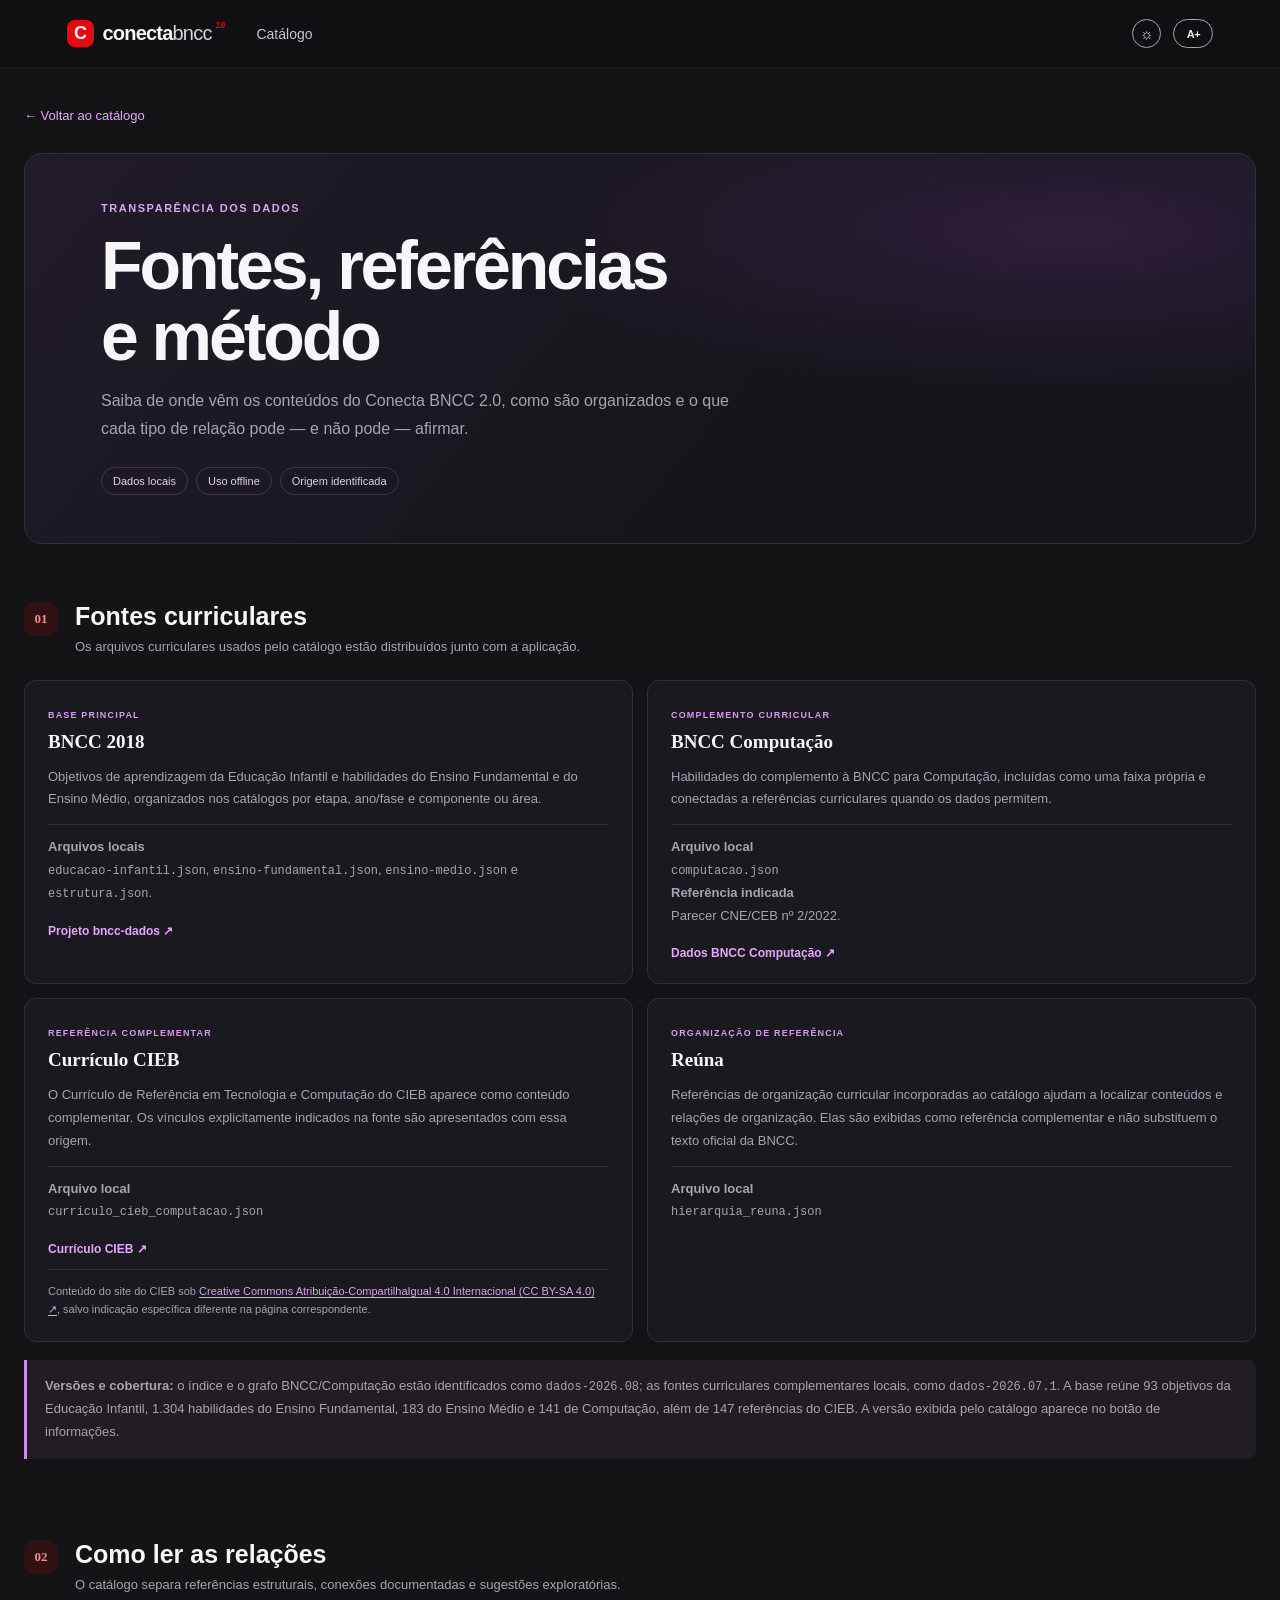
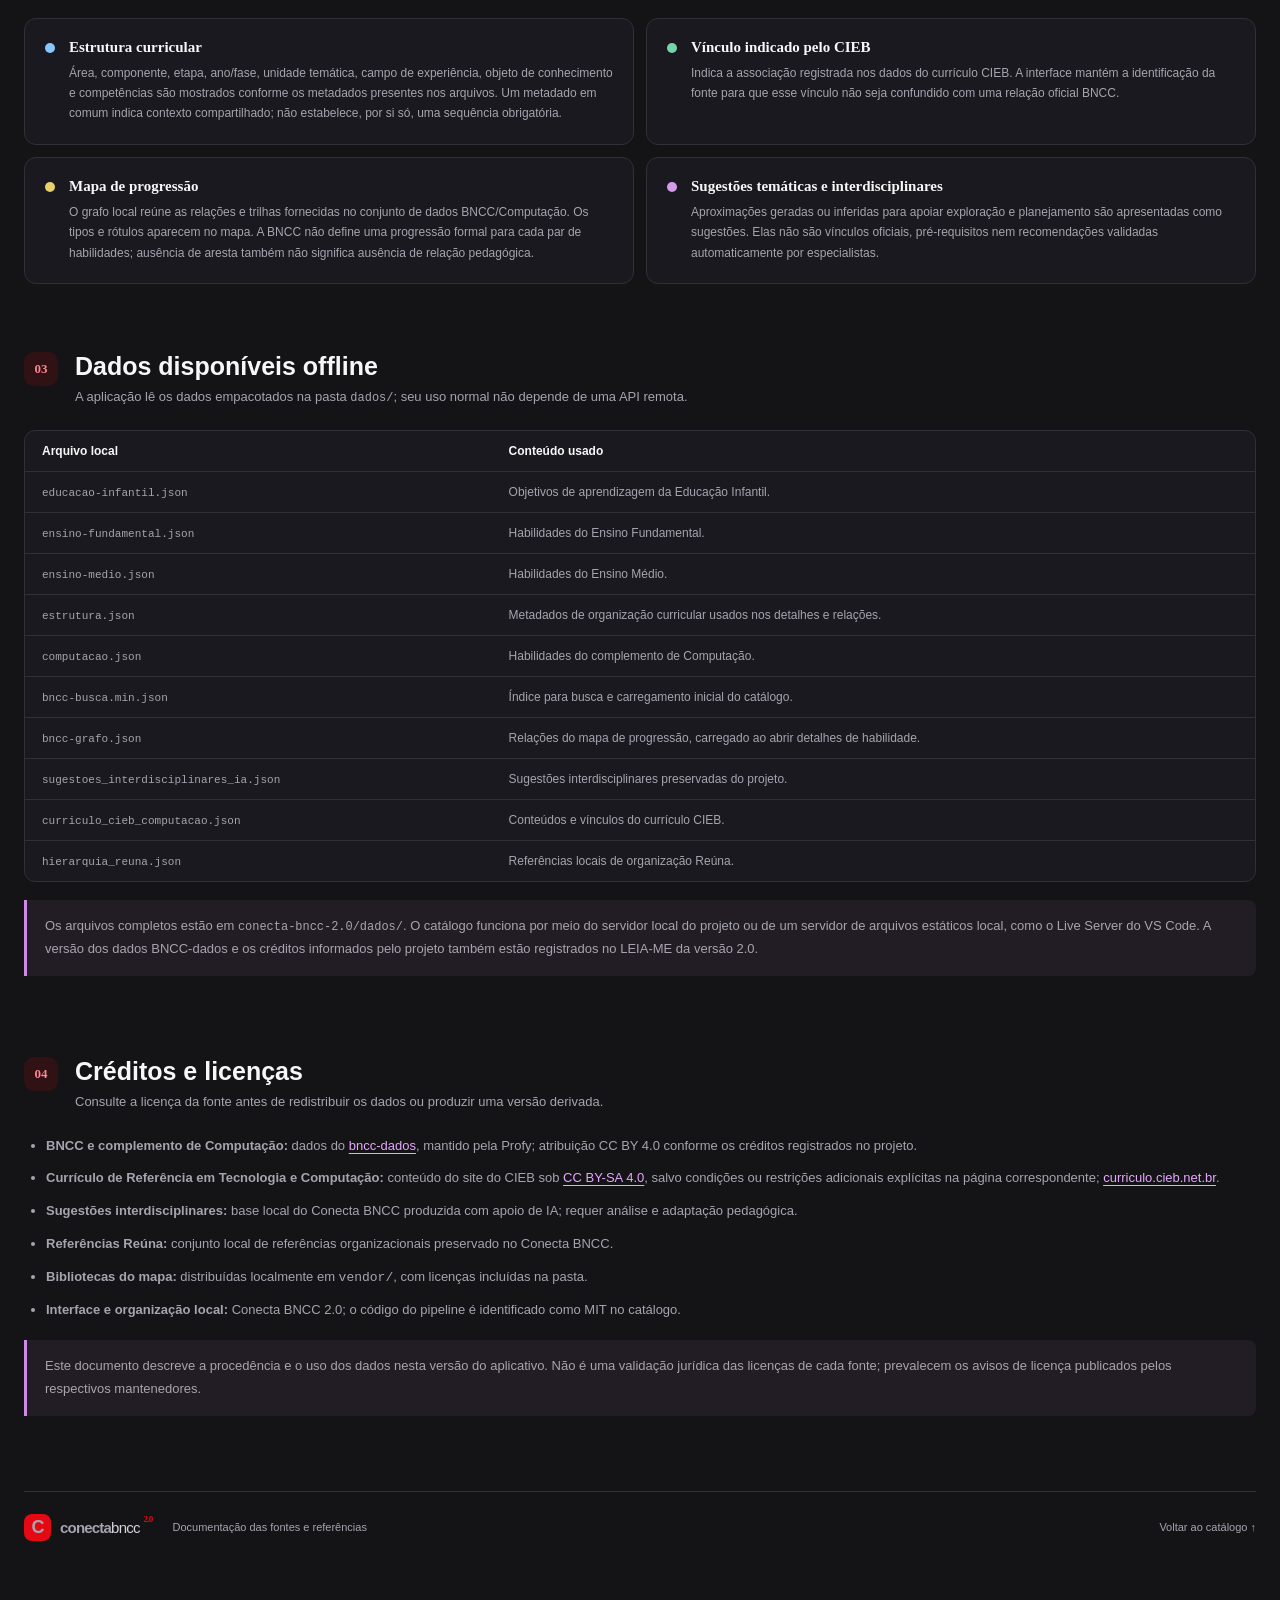
<file: conecta-bncc-2.0/documentacao.html>
<!doctype html>
<html lang="pt-BR">
<head>
<meta charset="utf-8"><meta name="viewport" content="width=device-width,initial-scale=1"><meta name="theme-color" content="#101014">
<title>Fontes, referências e método · Conecta BNCC 2.0</title>
<link rel="icon" type="image/svg+xml" href="./favicon.svg"><link rel="stylesheet" href="./app.css"><link rel="stylesheet" href="./tema-claro.css"><link rel="stylesheet" href="./refino.css"><link rel="stylesheet" href="./documentacao.css"><link rel="stylesheet" href="./acessibilidade.css">
</head>
<body>
<header class="topbar docs-topbar"><div class="brand-container"><a class="brand" href="./index.html"><span class="brand-mark">C</span><span>conecta<span class="brand-light">bncc</span></span><b>2.0</b></a></div><nav class="main-nav"><a href="./index.html">Catálogo</a></nav><div class="top-actions"><button class="icon-button theme-button" id="themeButton" aria-label="Alternar tema" title="Alternar tema">☼</button></div></header>
<main class="docs-page">
<a class="docs-back" href="./index.html">← Voltar ao catálogo</a>
<header class="docs-hero"><span class="eyebrow">TRANSPARÊNCIA DOS DADOS</span><h1>Fontes, referências<br>e método</h1><p>Saiba de onde vêm os conteúdos do Conecta BNCC 2.0, como são organizados e o que cada tipo de relação pode — e não pode — afirmar.</p><div class="docs-badges"><span>Dados locais</span><span>Uso offline</span><span>Origem identificada</span></div></header>
<section class="docs-section" id="fontes"><div class="docs-heading"><span>01</span><div><h2>Fontes curriculares</h2><p>Os arquivos curriculares usados pelo catálogo estão distribuídos junto com a aplicação.</p></div></div>
<div class="docs-grid">
<article class="docs-card"><span class="docs-kicker">BASE PRINCIPAL</span><h3>BNCC 2018</h3><p>Objetivos de aprendizagem da Educação Infantil e habilidades do Ensino Fundamental e do Ensino Médio, organizados nos catálogos por etapa, ano/fase e componente ou área.</p><p class="docs-detail"><b>Arquivos locais</b><br><code>educacao-infantil.json</code>, <code>ensino-fundamental.json</code>, <code>ensino-medio.json</code> e <code>estrutura.json</code>.</p><a class="docs-link" href="https://github.com/bncc-dev/bncc-dados" target="_blank" rel="noopener noreferrer">Projeto bncc-dados ↗</a></article>
<article class="docs-card"><span class="docs-kicker">COMPLEMENTO CURRICULAR</span><h3>BNCC Computação</h3><p>Habilidades do complemento à BNCC para Computação, incluídas como uma faixa própria e conectadas a referências curriculares quando os dados permitem.</p><p class="docs-detail"><b>Arquivo local</b><br><code>computacao.json</code><br><b>Referência indicada</b><br>Parecer CNE/CEB nº 2/2022.</p><a class="docs-link" href="https://github.com/bncc-dev/bncc-dados" target="_blank" rel="noopener noreferrer">Dados BNCC Computação ↗</a></article>
<article class="docs-card"><span class="docs-kicker">REFERÊNCIA COMPLEMENTAR</span><h3>Currículo CIEB</h3><p>O Currículo de Referência em Tecnologia e Computação do CIEB aparece como conteúdo complementar. Os vínculos explicitamente indicados na fonte são apresentados com essa origem.</p><p class="docs-detail"><b>Arquivo local</b><br><code>curriculo_cieb_computacao.json</code></p><a class="docs-link" href="https://curriculo.cieb.net.br/" target="_blank" rel="noopener noreferrer">Currículo CIEB ↗</a><p class="docs-license">Conteúdo do site do CIEB sob <a href="https://creativecommons.org/licenses/by-sa/4.0/deed.pt_BR" target="_blank" rel="noopener noreferrer">Creative Commons Atribuição-CompartilhaIgual 4.0 Internacional (CC BY-SA 4.0) ↗</a>, salvo indicação específica diferente na página correspondente.</p></article>
<article class="docs-card"><span class="docs-kicker">ORGANIZAÇÃO DE REFERÊNCIA</span><h3>Reúna</h3><p>Referências de organização curricular incorporadas ao catálogo ajudam a localizar conteúdos e relações de organização. Elas são exibidas como referência complementar e não substituem o texto oficial da BNCC.</p><p class="docs-detail"><b>Arquivo local</b><br><code>hierarquia_reuna.json</code></p></article>
</div><p class="docs-note"><b>Versões e cobertura:</b> o índice e o grafo BNCC/Computação estão identificados como <code>dados-2026.08</code>; as fontes curriculares complementares locais, como <code>dados-2026.07.1</code>. A base reúne 93 objetivos da Educação Infantil, 1.304 habilidades do Ensino Fundamental, 183 do Ensino Médio e 141 de Computação, além de 147 referências do CIEB. A versão exibida pelo catálogo aparece no botão de informações.</p></section>
<section class="docs-section" id="relacoes"><div class="docs-heading"><span>02</span><div><h2>Como ler as relações</h2><p>O catálogo separa referências estruturais, conexões documentadas e sugestões exploratórias.</p></div></div>
<div class="docs-relations"><article><i class="relation-mark official"></i><div><h3>Estrutura curricular</h3><p>Área, componente, etapa, ano/fase, unidade temática, campo de experiência, objeto de conhecimento e competências são mostrados conforme os metadados presentes nos arquivos. Um metadado em comum indica contexto compartilhado; não estabelece, por si só, uma sequência obrigatória.</p></div></article><article><i class="relation-mark cieb"></i><div><h3>Vínculo indicado pelo CIEB</h3><p>Indica a associação registrada nos dados do currículo CIEB. A interface mantém a identificação da fonte para que esse vínculo não seja confundido com uma relação oficial BNCC.</p></div></article><article><i class="relation-mark progress"></i><div><h3>Mapa de progressão</h3><p>O grafo local reúne as relações e trilhas fornecidas no conjunto de dados BNCC/Computação. Os tipos e rótulos aparecem no mapa. A BNCC não define uma progressão formal para cada par de habilidades; ausência de aresta também não significa ausência de relação pedagógica.</p></div></article><article><i class="relation-mark suggested"></i><div><h3>Sugestões temáticas e interdisciplinares</h3><p>Aproximações geradas ou inferidas para apoiar exploração e planejamento são apresentadas como sugestões. Elas não são vínculos oficiais, pré-requisitos nem recomendações validadas automaticamente por especialistas.</p></div></article></div>
</section>
<section class="docs-section" id="arquivos"><div class="docs-heading"><span>03</span><div><h2>Dados disponíveis offline</h2><p>A aplicação lê os dados empacotados na pasta <code>dados/</code>; seu uso normal não depende de uma API remota.</p></div></div>
<div class="docs-table-wrap"><table><thead><tr><th>Arquivo local</th><th>Conteúdo usado</th></tr></thead><tbody><tr><td><code>educacao-infantil.json</code></td><td>Objetivos de aprendizagem da Educação Infantil.</td></tr><tr><td><code>ensino-fundamental.json</code></td><td>Habilidades do Ensino Fundamental.</td></tr><tr><td><code>ensino-medio.json</code></td><td>Habilidades do Ensino Médio.</td></tr><tr><td><code>estrutura.json</code></td><td>Metadados de organização curricular usados nos detalhes e relações.</td></tr><tr><td><code>computacao.json</code></td><td>Habilidades do complemento de Computação.</td></tr><tr><td><code>bncc-busca.min.json</code></td><td>Índice para busca e carregamento inicial do catálogo.</td></tr><tr><td><code>bncc-grafo.json</code></td><td>Relações do mapa de progressão, carregado ao abrir detalhes de habilidade.</td></tr><tr><td><code>sugestoes_interdisciplinares_ia.json</code></td><td>Sugestões interdisciplinares preservadas do projeto.</td></tr><tr><td><code>curriculo_cieb_computacao.json</code></td><td>Conteúdos e vínculos do currículo CIEB.</td></tr><tr><td><code>hierarquia_reuna.json</code></td><td>Referências locais de organização Reúna.</td></tr></tbody></table></div>
<p class="docs-note">Os arquivos completos estão em <code>conecta-bncc-2.0/dados/</code>. O catálogo funciona por meio do servidor local do projeto ou de um servidor de arquivos estáticos local, como o Live Server do VS Code. A versão dos dados BNCC-dados e os créditos informados pelo projeto também estão registrados no <a href="./LEIA-ME.md">LEIA-ME da versão 2.0</a>.</p>
</section>
<section class="docs-section" id="licencas"><div class="docs-heading"><span>04</span><div><h2>Créditos e licenças</h2><p>Consulte a licença da fonte antes de redistribuir os dados ou produzir uma versão derivada.</p></div></div><ul class="docs-credits"><li><b>BNCC e complemento de Computação:</b> dados do <a href="https://github.com/bncc-dev/bncc-dados" target="_blank" rel="noopener noreferrer">bncc-dados</a>, mantido pela Profy; atribuição CC BY 4.0 conforme os créditos registrados no projeto.</li><li><b>Currículo de Referência em Tecnologia e Computação:</b> conteúdo do site do CIEB sob <a href="https://creativecommons.org/licenses/by-sa/4.0/deed.pt_BR" target="_blank" rel="noopener noreferrer">CC BY-SA 4.0</a>, salvo condições ou restrições adicionais explícitas na página correspondente; <a href="https://curriculo.cieb.net.br/" target="_blank" rel="noopener noreferrer">curriculo.cieb.net.br</a>.</li><li><b>Sugestões interdisciplinares:</b> base local do Conecta BNCC produzida com apoio de IA; requer análise e adaptação pedagógica.</li><li><b>Referências Reúna:</b> conjunto local de referências organizacionais preservado no Conecta BNCC.</li><li><b>Bibliotecas do mapa:</b> distribuídas localmente em <code>vendor/</code>, com licenças incluídas na pasta.</li><li><b>Interface e organização local:</b> Conecta BNCC 2.0; o código do pipeline é identificado como MIT no catálogo.</li></ul><p class="docs-note">Este documento descreve a procedência e o uso dos dados nesta versão do aplicativo. Não é uma validação jurídica das licenças de cada fonte; prevalecem os avisos de licença publicados pelos respectivos mantenedores.</p></section>
<footer class="docs-footer"><a class="brand footer-brand" href="./index.html"><span class="brand-mark">C</span><span>conecta<span class="brand-light">bncc</span></span><b>2.0</b></a><span>Documentação das fontes e referências</span><a href="./index.html">Voltar ao catálogo ↑</a></footer>
</main>
<script src="./acessibilidade.js"></script>
<script>
(()=>{const k="conecta-bncc-theme",b=document.body,t=document.querySelector("#themeButton"),saved=localStorage.getItem(k);if(saved)b.dataset.theme=saved;t.textContent=b.dataset.theme==="light"?"☾":"☼";t.addEventListener("click",()=>{const v=b.dataset.theme==="light"?"dark":"light";b.dataset.theme=v;localStorage.setItem(k,v);t.textContent=v==="light"?"☾":"☼";t.title=v==="light"?"Ativar tema escuro":"Ativar tema claro"})})();
</script>
</body></html>
</file>
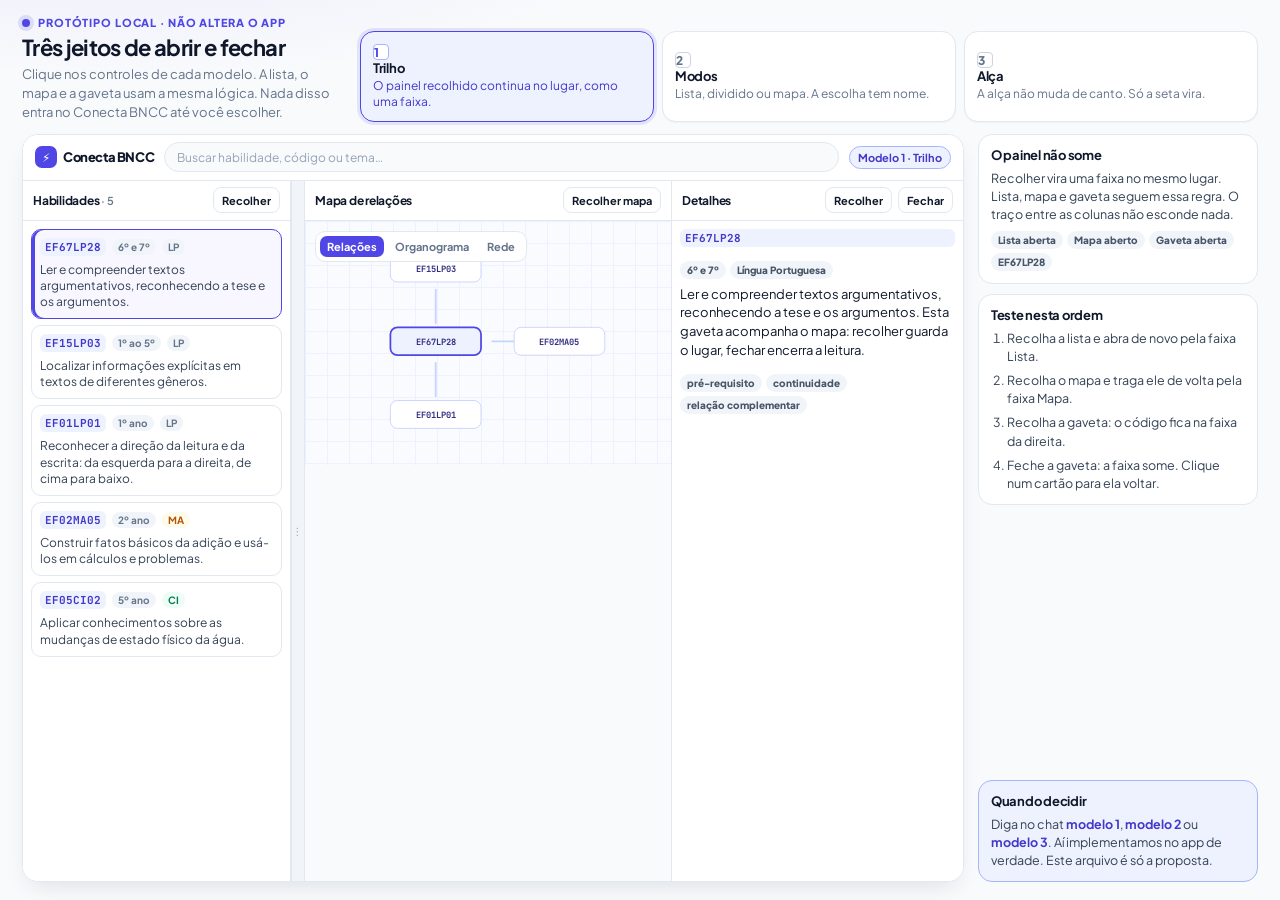
<file: prototypes/proposta-colunas.html>
<!DOCTYPE html>
<html lang="pt-BR">
<head>
  <meta charset="UTF-8">
  <meta name="viewport" content="width=device-width, initial-scale=1.0">
  <title>Proposta visual · colunas e gaveta · Conecta BNCC</title>
  <link rel="preconnect" href="https://fonts.googleapis.com">
  <link rel="preconnect" href="https://fonts.gstatic.com" crossorigin>
  <link href="https://fonts.googleapis.com/css2?family=JetBrains+Mono:wght@500;700&family=Plus+Jakarta+Sans:wght@400;500;600;700;800&display=swap" rel="stylesheet">
  <style>
    :root {
      --bg: #f8fafc;
      --card: #ffffff;
      --ink: #0f172a;
      --muted: #64748b;
      --line: #e2e8f0;
      --line-strong: #cbd5e1;
      --accent: #4f46e5;
      --accent-dark: #4338ca;
      --accent-soft: #eef2ff;
      --accent-line: #a5b4fc;
      --shadow: 0 10px 25px -8px rgba(15, 23, 42, 0.12);
      --sans: "Plus Jakarta Sans", system-ui, sans-serif;
      --mono: "JetBrains Mono", ui-monospace, monospace;
      --ease: cubic-bezier(0.16, 1, 0.3, 1);
    }

    * { box-sizing: border-box; }
    html, body { margin: 0; height: 100%; }
    body {
      font-family: var(--sans);
      color: var(--ink);
      background:
        radial-gradient(900px 280px at 10% -10%, rgba(79, 70, 229, 0.08), transparent 60%),
        var(--bg);
      display: flex;
      flex-direction: column;
      min-height: 100vh;
      min-height: 100dvh;
    }

    button, input { font-family: inherit; }
    button { cursor: pointer; }

    .top {
      padding: 16px 22px 12px;
      display: grid;
      grid-template-columns: minmax(220px, 320px) 1fr;
      gap: 18px;
      align-items: end;
    }
    .eyebrow {
      display: flex;
      align-items: center;
      gap: 8px;
      color: var(--accent);
      font-size: 11px;
      font-weight: 800;
      letter-spacing: 0.08em;
      text-transform: uppercase;
    }
    .dot {
      width: 8px;
      height: 8px;
      border-radius: 99px;
      background: var(--accent);
      box-shadow: 0 0 0 4px rgba(79, 70, 229, 0.15);
    }
    h1 {
      margin: 4px 0 0;
      font-size: 22px;
      letter-spacing: -0.03em;
    }
    .lede {
      margin: 4px 0 0;
      color: var(--muted);
      font-size: 13px;
      line-height: 1.45;
      max-width: 460px;
    }

    .picker {
      display: grid;
      grid-template-columns: repeat(3, minmax(0, 1fr));
      gap: 8px;
    }
    .pick {
      text-align: left;
      border: 1px solid var(--line);
      background: #fff;
      border-radius: 14px;
      padding: 10px 12px;
      color: var(--ink);
      box-shadow: 0 1px 2px rgba(15, 23, 42, 0.04);
      transition: border-color 0.15s ease, box-shadow 0.15s ease, transform 0.15s ease;
    }
    .pick:hover { border-color: var(--accent-line); transform: translateY(-1px); }
    .pick.is-on {
      border-color: var(--accent);
      background: var(--accent-soft);
      box-shadow: 0 0 0 3px rgba(79, 70, 229, 0.12);
    }
    .pick b { display: block; font-size: 13px; letter-spacing: -0.02em; }
    .pick span { display: block; margin-top: 2px; color: var(--muted); font-size: 12px; line-height: 1.35; }
    .pick.is-on span { color: #4338ca; }
    .k {
      display: inline-grid;
      place-items: center;
      width: 16px;
      height: 16px;
      margin-right: 4px;
      border-radius: 4px;
      background: #fff;
      border: 1px solid var(--line-strong);
      font-size: 10px;
      font-weight: 800;
      color: var(--muted);
    }
    .pick.is-on .k { border-color: var(--accent-line); color: var(--accent); }

    .layout {
      flex: 1;
      min-height: 0;
      display: grid;
      grid-template-columns: minmax(0, 1fr) 280px;
      gap: 14px;
      padding: 0 22px 18px;
    }

    .stage-wrap { min-width: 0; min-height: 0; display: flex; }
    .stage {
      flex: 1;
      min-height: 520px;
      background: #fff;
      border: 1px solid var(--line);
      border-radius: 16px;
      box-shadow: var(--shadow);
      overflow: hidden;
      display: flex;
      flex-direction: column;
      position: relative;
    }

    .appbar {
      height: 46px;
      flex: 0 0 46px;
      display: flex;
      align-items: center;
      gap: 10px;
      padding: 0 12px;
      border-bottom: 1px solid var(--line);
      background: #fff;
    }
    .brand {
      display: flex;
      align-items: center;
      gap: 6px;
      font-weight: 800;
      font-size: 13px;
      letter-spacing: -0.03em;
    }
    .brand i {
      width: 22px;
      height: 22px;
      display: grid;
      place-items: center;
      border-radius: 7px;
      background: var(--accent);
      color: #fff;
      font-style: normal;
      font-size: 12px;
    }
    .fake-search {
      flex: 1;
      height: 30px;
      border-radius: 999px;
      border: 1px solid var(--line);
      background: #f8fafc;
      color: #94a3b8;
      display: flex;
      align-items: center;
      padding: 0 12px;
      font-size: 12px;
    }
    .chip {
      font-size: 11px;
      font-weight: 700;
      color: var(--accent-dark);
      background: var(--accent-soft);
      border: 1px solid var(--accent-line);
      border-radius: 999px;
      padding: 4px 8px;
    }

    .model { flex: 1; min-height: 0; display: none; }
    .model.is-on { display: flex; flex-direction: column; min-height: 0; }
    .ws {
      flex: 1;
      min-height: 0;
      display: flex;
      position: relative;
      background: #f8fafc;
    }

    .col {
      min-width: 0;
      min-height: 0;
      display: flex;
      flex-direction: column;
      background: #fff;
    }
    .col-head {
      height: 40px;
      flex: 0 0 40px;
      display: flex;
      align-items: center;
      justify-content: space-between;
      gap: 8px;
      padding: 0 10px;
      border-bottom: 1px solid var(--line);
      background: #fff;
    }
    .col-head strong { font-size: 12px; letter-spacing: -0.02em; }
    .col-head em { font-style: normal; color: var(--muted); font-size: 11px; font-weight: 600; }
    .text-btn, .icon-btn {
      border: 1px solid var(--line);
      background: #fff;
      color: var(--ink);
      border-radius: 8px;
      height: 26px;
      padding: 0 8px;
      font-size: 11px;
      font-weight: 700;
    }
    .text-btn:hover, .icon-btn:hover { border-color: var(--accent-line); color: var(--accent-dark); background: var(--accent-soft); }
    .text-btn.danger:hover { color: #b91c1c; background: #fef2f2; border-color: #fecaca; }
    .head-actions { display: flex; gap: 6px; }

    .list-body, .drawer-body { overflow: auto; padding: 8px; display: flex; flex-direction: column; gap: 6px; }
    .card {
      width: 100%;
      text-align: left;
      border: 1px solid var(--line);
      background: #fff;
      border-radius: 10px;
      padding: 8px;
      color: inherit;
    }
    .card:hover { border-color: var(--accent-line); }
    .card.is-selected { border-color: var(--accent); background: #f8f7ff; box-shadow: inset 3px 0 0 var(--accent); }
    .card-top { display: flex; align-items: center; gap: 6px; }
    .code {
      font-family: var(--mono);
      font-size: 11px;
      font-weight: 700;
      color: var(--accent-dark);
      background: var(--accent-soft);
      border-radius: 6px;
      padding: 2px 5px;
    }
    .year, .comp {
      font-size: 10px;
      font-weight: 700;
      color: var(--muted);
      background: #f1f5f9;
      border-radius: 999px;
      padding: 2px 6px;
    }
    .comp.ma { color: #b45309; background: #fffbeb; }
    .comp.ci { color: #047857; background: #ecfdf5; }
    .card p { margin: 6px 0 0; font-size: 12px; line-height: 1.35; color: #334155; }

    .map {
      flex: 1;
      min-width: 0;
      position: relative;
      background:
        linear-gradient(#eef2ff 1px, transparent 1px),
        linear-gradient(90deg, #eef2ff 1px, transparent 1px),
        #fafbff;
      background-size: 22px 22px;
    }
    .map svg { width: 100%; height: 100%; display: block; }
    .node {
      cursor: pointer;
    }
    .node rect { fill: #fff; stroke: #c7d2fe; }
    .node.is-selected rect { stroke: var(--accent); stroke-width: 2; fill: #eef2ff; }
    .node text { font-family: var(--mono); font-size: 10px; font-weight: 700; fill: #312e81; }
    .hud {
      position: absolute;
      top: 10px;
      left: 10px;
      display: flex;
      gap: 4px;
      background: rgba(255,255,255,0.92);
      border: 1px solid var(--line);
      border-radius: 10px;
      padding: 4px;
    }
    .hud span {
      font-size: 11px;
      font-weight: 700;
      color: var(--muted);
      padding: 4px 7px;
      border-radius: 7px;
    }
    .hud span.on { background: var(--accent); color: #fff; }

    .splitter {
      width: 14px;
      flex: 0 0 14px;
      background: #f1f5f9;
      border-left: 1px solid var(--line);
      border-right: 1px solid var(--line);
      display: flex;
      align-items: center;
      justify-content: center;
      color: #94a3b8;
      font-size: 10px;
      letter-spacing: 1px;
    }

    .drawer-body .desc {
      margin: 0;
      font-size: 13px;
      line-height: 1.45;
    }
    .rel {
      display: flex;
      flex-wrap: wrap;
      gap: 4px;
      margin-top: 8px;
    }
    .rel i {
      font-style: normal;
      font-size: 10px;
      font-weight: 800;
      border-radius: 999px;
      padding: 3px 7px;
      background: #f1f5f9;
      color: #475569;
    }

    /* Modelo 1 — trilho */
    .m1 .rail {
      width: 46px;
      flex: 0 0 46px;
      border: 0;
      border-right: 1px solid var(--line);
      background: #fff;
      color: var(--accent-dark);
      display: none;
      flex-direction: column;
      align-items: center;
      justify-content: center;
      gap: 10px;
      padding: 10px 0;
    }
    .m1 .rail:hover { background: var(--accent-soft); }
    .m1 .rail b {
      writing-mode: vertical-rl;
      transform: rotate(180deg);
      font-size: 12px;
      letter-spacing: 0.08em;
      text-transform: uppercase;
    }
    .m1 .rail small {
      font-family: var(--mono);
      font-size: 9px;
      font-weight: 700;
      background: var(--accent);
      color: #fff;
      border-radius: 999px;
      padding: 3px 4px;
      writing-mode: vertical-rl;
      transform: rotate(180deg);
    }
    .m1 .slot-list { width: 268px; flex: 0 0 268px; transition: flex-basis 0.32s var(--ease), width 0.32s var(--ease), opacity 0.2s ease; overflow: hidden; background: #fff; border-right: 1px solid var(--line); }
    .m1 .slot-map { flex: 1 1 auto; min-width: 0; display: flex; flex-direction: column; }
    .m1 .slot-drawer { width: 292px; flex: 0 0 292px; overflow: hidden; border-left: 1px solid var(--line); background: #fff; transition: flex-basis 0.32s var(--ease), width 0.32s var(--ease); }
    .m1.is-list-closed .slot-list,
    .m1.is-list-closed .splitter { width: 0; flex-basis: 0; opacity: 0; border: 0; pointer-events: none; }
    .m1.is-list-closed .rail-list { display: flex; }
    .m1.is-map-closed .slot-map { width: 0; flex: 0 0 0; overflow: hidden; opacity: 0; pointer-events: none; }
    .m1.is-map-closed .splitter { width: 0; flex-basis: 0; opacity: 0; border: 0; }
    .m1.is-map-closed .rail-map { display: flex; }
    .m1.is-drawer-closed .slot-drawer,
    .m1.is-drawer-min .slot-drawer { width: 0; flex-basis: 0; border: 0; opacity: 0; pointer-events: none; }
    .m1.is-drawer-min .rail-drawer { display: flex; border-left: 1px solid var(--line); border-right: 0; }

    /* Modelo 2 — modos */
    .modebar {
      height: 48px;
      flex: 0 0 48px;
      display: flex;
      align-items: center;
      justify-content: space-between;
      gap: 10px;
      padding: 0 10px;
      border-bottom: 1px solid var(--line);
      background: #fff;
    }
    .seg { display: flex; background: #f1f5f9; border-radius: 10px; padding: 3px; gap: 2px; }
    .seg button {
      border: 0;
      background: transparent;
      height: 28px;
      padding: 0 12px;
      border-radius: 8px;
      font-size: 12px;
      font-weight: 800;
      color: #475569;
    }
    .seg button.is-on { background: #fff; color: var(--accent-dark); box-shadow: 0 1px 2px rgba(15,23,42,0.08); }
    .mode-hint { font-size: 11px; color: var(--muted); font-weight: 600; }
    .m2 .slot-list { width: 268px; flex: 0 0 268px; overflow: hidden; border-right: 1px solid var(--line); background: #fff; transition: flex-basis 0.32s var(--ease), width 0.32s var(--ease); }
    .m2 .slot-map { flex: 1; min-width: 0; display: flex; }
    .m2 .splitter { transition: flex-basis 0.32s var(--ease), width 0.32s var(--ease), opacity 0.2s; }
    .m2.layout-list .slot-map,
    .m2.layout-list .splitter { width: 0; flex: 0 0 0; opacity: 0; overflow: hidden; border: 0; pointer-events: none; }
    .m2.layout-list .slot-list { width: auto; flex: 1 1 auto; }
    .m2.layout-map .slot-list,
    .m2.layout-map .splitter { width: 0; flex: 0 0 0; opacity: 0; overflow: hidden; border: 0; pointer-events: none; }
    .m2 .drawer {
      position: absolute;
      top: 0; right: 0; bottom: 0;
      width: min(320px, 46%);
      background: #fff;
      border-left: 1px solid var(--line);
      box-shadow: -12px 0 30px rgba(15, 23, 42, 0.08);
      transform: translateX(104%);
      transition: transform 0.32s var(--ease);
      display: flex;
      flex-direction: column;
      z-index: 3;
    }
    .m2.is-drawer-open .drawer { transform: translateX(0); }
    .edge-tab {
      position: absolute;
      right: 0;
      top: 42%;
      z-index: 4;
      display: none;
      align-items: center;
      gap: 6px;
      border: 1px solid var(--accent-line);
      border-right: 0;
      background: #fff;
      color: var(--accent-dark);
      border-radius: 10px 0 0 10px;
      padding: 10px 8px;
      font-family: var(--mono);
      font-size: 11px;
      font-weight: 700;
      box-shadow: -6px 8px 18px rgba(79, 70, 229, 0.16);
      writing-mode: vertical-rl;
      transform: rotate(180deg);
    }
    .m2.is-drawer-min .edge-tab { display: flex; }
    .edge-tab:hover { background: var(--accent-soft); }

    /* Modelo 3 — alça */
    .m3 .slot { position: relative; min-width: 0; min-height: 0; }
    .m3 .slot-list { width: 268px; flex: 0 0 268px; transition: width 0.32s var(--ease), flex-basis 0.32s var(--ease); }
    .m3 .slot-map { flex: 1 1 auto; display: flex; transition: flex-basis 0.32s var(--ease), width 0.32s var(--ease); }
    .m3 .slot-drawer { width: 292px; flex: 0 0 292px; transition: width 0.32s var(--ease), flex-basis 0.32s var(--ease); }
    .m3 .slot .col { width: 100%; height: 100%; overflow: hidden; background: #fff; }
    .m3 .slot-list .col { border-right: 1px solid var(--line); }
    .m3 .slot-drawer .col { border-left: 1px solid var(--line); }
    .m3.is-list-closed .slot-list { width: 0; flex-basis: 0; }
    .m3.is-map-closed .slot-map { flex: 0 0 0; width: 0; overflow: visible; }
    .m3.is-drawer-closed .slot-drawer,
    .m3.is-drawer-min .slot-drawer { width: 0; flex-basis: 0; }
    .m3.is-drawer-closed .handle-drawer { display: none; }
    .handle {
      position: absolute;
      z-index: 6;
      display: inline-flex;
      align-items: center;
      gap: 6px;
      height: 34px;
      padding: 0 10px 0 8px;
      border-radius: 999px;
      border: 1px solid var(--accent-line);
      background: #fff;
      color: var(--accent-dark);
      font-size: 12px;
      font-weight: 800;
      box-shadow: 0 8px 18px rgba(79, 70, 229, 0.16);
      white-space: nowrap;
    }
    .handle:hover { background: var(--accent); color: #fff; border-color: var(--accent); }
    .handle .chev {
      width: 18px;
      height: 18px;
      border-radius: 99px;
      display: grid;
      place-items: center;
      background: var(--accent-soft);
      color: var(--accent-dark);
      font-size: 12px;
    }
    .handle:hover .chev { background: rgba(255,255,255,0.2); color: #fff; }
    .m3 .handle-list { top: 46%; right: 0; transform: translate(42%, -50%); }
    .m3.is-list-closed .handle-list { right: auto; left: 8px; transform: translate(0, -50%); }
    .m3 .handle-map { top: 68%; left: 0; transform: translate(-42%, -50%); }
    .m3.is-map-closed .handle-map { left: auto; right: 8px; transform: translate(0, -50%); }
    .m3 .handle-drawer { top: 28%; left: 0; transform: translate(-42%, -50%); }
    .m3.is-drawer-min .handle-drawer { left: auto; right: 8px; transform: translate(0, -50%); }
    .m3.is-map-closed .slot-map { overflow: visible; }
    .m3.is-list-closed .slot-list,
    .m3.is-drawer-min .slot-drawer,
    .m3.is-drawer-closed .slot-drawer { overflow: visible; }

    .side {
      min-height: 0;
      display: flex;
      flex-direction: column;
      gap: 10px;
    }
    .note, .try, .choose {
      background: #fff;
      border: 1px solid var(--line);
      border-radius: 14px;
      padding: 12px;
    }
    .note h2, .try h2, .choose h2 {
      margin: 0 0 6px;
      font-size: 13px;
      letter-spacing: -0.02em;
    }
    .note p, .try li, .choose p { margin: 0; color: #334155; font-size: 12.5px; line-height: 1.45; }
    .try ol { margin: 0; padding-left: 16px; display: flex; flex-direction: column; gap: 6px; }
    .state {
      display: flex;
      flex-wrap: wrap;
      gap: 4px;
      margin-top: 8px;
    }
    .state i {
      font-style: normal;
      font-size: 10px;
      font-weight: 800;
      border-radius: 999px;
      padding: 3px 7px;
      background: #f1f5f9;
      color: #475569;
    }
    .choose { margin-top: auto; background: var(--accent-soft); border-color: var(--accent-line); }
    .choose strong { color: var(--accent-dark); }

    .pulse { animation: pulse 1.6s ease-in-out 2; }
    @keyframes pulse {
      0%, 100% { box-shadow: 0 0 0 0 rgba(79, 70, 229, 0.0); }
      50% { box-shadow: 0 0 0 5px rgba(79, 70, 229, 0.16); }
    }

    @media (max-width: 980px) {
      .top, .layout { grid-template-columns: 1fr; }
      .side { display: grid; grid-template-columns: 1fr 1fr; }
      .choose { grid-column: 1 / -1; }
      body { height: auto; overflow: auto; }
      .stage { min-height: 640px; }
    }
    @media (max-width: 720px) {
      .picker, .side { grid-template-columns: 1fr; }
      .top { padding: 14px; }
      .layout { padding: 0 14px 14px; }
    }
  </style>
</head>
<body>
  <header class="top">
    <div>
      <div class="eyebrow"><span class="dot"></span> Protótipo local · não altera o app</div>
      <h1>Três jeitos de abrir e fechar</h1>
      <p class="lede">Clique nos controles de cada modelo. A lista, o mapa e a gaveta usam a mesma lógica. Nada disso entra no Conecta BNCC até você escolher.</p>
    </div>
    <div class="picker" role="tablist" aria-label="Modelos">
      <button class="pick is-on" data-show="1" role="tab" aria-selected="true">
        <b><span class="k">1</span> Trilho</b>
        <span>O painel recolhido continua no lugar, como uma faixa.</span>
      </button>
      <button class="pick" data-show="2" role="tab" aria-selected="false">
        <b><span class="k">2</span> Modos</b>
        <span>Lista, dividido ou mapa. A escolha tem nome.</span>
      </button>
      <button class="pick" data-show="3" role="tab" aria-selected="false">
        <b><span class="k">3</span> Alça</b>
        <span>A alça não muda de canto. Só a seta vira.</span>
      </button>
    </div>
  </header>

  <div class="layout">
    <div class="stage-wrap">
      <section class="stage" aria-label="Simulação do workspace">
        <div class="appbar">
          <div class="brand"><i>⚡</i> Conecta BNCC</div>
          <div class="fake-search">Buscar habilidade, código ou tema…</div>
          <span class="chip" id="modelChip">Modelo 1 · Trilho</span>
        </div>

        <div class="model m1 is-on" data-model="1">
          <div class="ws">
            <button class="rail rail-list pulse" data-action="toggle-list" title="Expandir lista">
              <b>Lista</b><small>5</small>
            </button>
            <div class="slot-list">
              <aside class="col">
                <div class="col-head">
                  <strong>Habilidades <em>· 5</em></strong>
                  <button class="text-btn" data-action="toggle-list">Recolher</button>
                </div>
                <div class="list-body"></div>
              </aside>
            </div>
            <div class="splitter" title="Este divisor só ajusta a largura. Não esconde painel.">⋮</div>
            <button class="rail rail-map" data-action="toggle-map" title="Expandir mapa"><b>Mapa</b></button>
            <div class="slot-map">
              <section class="col">
                <div class="col-head">
                  <strong>Mapa de relações</strong>
                  <button class="text-btn" data-action="toggle-map">Recolher mapa</button>
                </div>
                <div class="map map-body"></div>
              </section>
            </div>
            <div class="slot-drawer">
              <aside class="col">
                <div class="col-head">
                  <strong>Detalhes</strong>
                  <div class="head-actions">
                    <button class="text-btn" data-action="minimize-drawer">Recolher</button>
                    <button class="text-btn danger" data-action="close-drawer">Fechar</button>
                  </div>
                </div>
                <div class="drawer-body"></div>
              </aside>
            </div>
            <button class="rail rail-drawer" data-action="restore-drawer" title="Reabrir detalhes">
              <b>Detalhes</b><small class="rail-code">EF67LP28</small>
            </button>
          </div>
        </div>

        <div class="model m2" data-model="2">
          <div class="modebar">
            <div class="seg" role="group" aria-label="Modo de exibição">
              <button data-action="layout" data-layout="list">Lista</button>
              <button class="is-on" data-action="layout" data-layout="split">Dividido</button>
              <button data-action="layout" data-layout="map">Mapa</button>
            </div>
            <span class="mode-hint">O divisor não esconde nada.</span>
          </div>
          <div class="ws">
            <div class="slot-list">
              <aside class="col">
                <div class="col-head"><strong>Habilidades <em>· 5</em></strong></div>
                <div class="list-body"></div>
              </aside>
            </div>
            <div class="splitter" title="Só largura">⋮</div>
            <div class="slot-map">
              <section class="col" style="flex:1">
                <div class="col-head"><strong>Mapa de relações</strong></div>
                <div class="map map-body"></div>
              </section>
            </div>
            <aside class="drawer">
              <div class="col-head">
                <strong>Detalhes</strong>
                <div class="head-actions">
                  <button class="text-btn" data-action="minimize-drawer">Recolher</button>
                  <button class="text-btn danger" data-action="close-drawer">Fechar</button>
                </div>
              </div>
              <div class="drawer-body"></div>
            </aside>
            <button class="edge-tab" data-action="restore-drawer">EF67LP28 · abrir</button>
          </div>
        </div>

        <div class="model m3" data-model="3">
          <div class="ws">
            <div class="slot slot-list">
              <aside class="col">
                <div class="col-head"><strong>Habilidades <em>· 5</em></strong></div>
                <div class="list-body"></div>
              </aside>
              <button class="handle handle-list pulse" data-action="toggle-list">
                <span class="chev">‹</span><span class="handle-label">Lista</span>
              </button>
            </div>
            <div class="slot slot-map">
              <section class="col">
                <div class="col-head"><strong>Mapa de relações</strong></div>
                <div class="map map-body"></div>
              </section>
              <button class="handle handle-map" data-action="toggle-map">
                <span class="handle-label">Mapa</span><span class="chev">›</span>
              </button>
            </div>
            <div class="slot slot-drawer">
              <button class="handle handle-drawer" data-action="minimize-drawer">
                <span class="chev">›</span><span class="handle-label">Detalhes</span>
              </button>
              <aside class="col">
                <div class="col-head">
                  <strong>Detalhes</strong>
                  <button class="text-btn danger" data-action="close-drawer">Fechar</button>
                </div>
                <div class="drawer-body"></div>
              </aside>
            </div>
          </div>
        </div>
      </section>
    </div>

    <aside class="side">
      <article class="note">
        <h2 id="noteTitle">O painel não some</h2>
        <p id="noteBody">Recolher a lista transforma ela numa faixa com o mesmo nome. O clique que fecha é o clique que abre. O traço do meio só mudaria a largura.</p>
        <div class="state" id="stateRow"></div>
      </article>
      <article class="try">
        <h2>Teste nesta ordem</h2>
        <ol id="tryList"></ol>
      </article>
      <article class="choose">
        <h2>Quando decidir</h2>
        <p>Diga no chat <strong>modelo 1</strong>, <strong>modelo 2</strong> ou <strong>modelo 3</strong>. Aí implementamos no app de verdade. Este arquivo é só a proposta.</p>
      </article>
    </aside>
  </div>

  <script>
    const SKILLS = [
      { code: "EF67LP28", year: "6º e 7º", comp: "LP", compClass: "", desc: "Ler e compreender textos argumentativos, reconhecendo a tese e os argumentos." },
      { code: "EF15LP03", year: "1º ao 5º", comp: "LP", compClass: "", desc: "Localizar informações explícitas em textos de diferentes gêneros." },
      { code: "EF01LP01", year: "1º ano", comp: "LP", compClass: "", desc: "Reconhecer a direção da leitura e da escrita: da esquerda para a direita, de cima para baixo." },
      { code: "EF02MA05", year: "2º ano", comp: "MA", compClass: "ma", desc: "Construir fatos básicos da adição e usá-los em cálculos e problemas." },
      { code: "EF05CI02", year: "5º ano", comp: "CI", compClass: "ci", desc: "Aplicar conhecimentos sobre as mudanças de estado físico da água." }
    ];

    const COPY = {
      1: {
        chip: "Modelo 1 · Trilho",
        title: "O painel não some",
        body: "Recolher vira uma faixa no mesmo lugar. Lista, mapa e gaveta seguem essa regra. O traço entre as colunas não esconde nada.",
        steps: [
          "Recolha a lista e abra de novo pela faixa Lista.",
          "Recolha o mapa e traga ele de volta pela faixa Mapa.",
          "Recolha a gaveta: o código fica na faixa da direita.",
          "Feche a gaveta: a faixa some. Clique num cartão para ela voltar."
        ]
      },
      2: {
        chip: "Modelo 2 · Modos",
        title: "A escolha tem nome",
        body: "Lista, Dividido e Mapa são modos, não chevrons. Recolher a gaveta deixa uma aba na borda. Fechar apaga a aba.",
        steps: [
          "Alterne Lista, Dividido e Mapa na barra de cima.",
          "Recolha a gaveta e reabra pela aba do código.",
          "Feche a gaveta e clique numa habilidade para abrir outra vez.",
          "No modo Mapa, a lista não fica escondida num canto: o botão Lista continua visível."
        ]
      },
      3: {
        chip: "Modelo 3 · Alça",
        title: "A alça fica na borda",
        body: "Cada painel tem uma pílula na própria borda. Ela não salta para outro canto. A seta só indica se o próximo clique abre ou fecha.",
        steps: [
          "Clique na alça Lista. Ela continua na borda esquerda, com a seta invertida.",
          "Faça o mesmo com Mapa.",
          "A alça Detalhes recolhe a gaveta sem fechar a habilidade.",
          "Fechar é o botão com esse nome. A alça só volta quando você escolhe outra habilidade."
        ]
      }
    };

    const state = {
      show: "1",
      models: {
        1: { list: true, map: true, drawer: "open", skill: "EF67LP28" },
        2: { layout: "split", drawer: "open", skill: "EF67LP28" },
        3: { list: true, map: true, drawer: "open", skill: "EF67LP28" }
      }
    };

    function skillBy(code) {
      return SKILLS.find((s) => s.code === code) || SKILLS[0];
    }

    function cardHTML(skill, selected) {
      return `<button class="card${selected ? " is-selected" : ""}" data-action="open-skill" data-code="${skill.code}">
        <div class="card-top">
          <span class="code">${skill.code}</span>
          <span class="year">${skill.year}</span>
          <span class="comp ${skill.compClass}">${skill.comp}</span>
        </div>
        <p>${skill.desc}</p>
      </button>`;
    }

    function drawerHTML(skill) {
      return `<span class="code">${skill.code}</span>
        <div class="rel"><i>${skill.year}</i><i>${skill.comp === "LP" ? "Língua Portuguesa" : skill.comp === "MA" ? "Matemática" : "Ciências"}</i></div>
        <p class="desc">${skill.desc} Esta gaveta acompanha o mapa: recolher guarda o lugar, fechar encerra a leitura.</p>
        <div class="rel"><i>pré-requisito</i><i>continuidade</i><i>relação complementar</i></div>`;
    }

    function mapHTML(selected) {
      const nodes = [
        { code: "EF15LP03", x: 150, y: 54 },
        { code: "EF67LP28", x: 150, y: 138 },
        { code: "EF01LP01", x: 150, y: 222 },
        { code: "EF02MA05", x: 292, y: 138 }
      ];
      const lines = [
        [150, 78, 150, 118],
        [150, 162, 150, 202],
        [214, 138, 268, 138]
      ];
      return `<div class="hud"><span class="on">Relações</span><span>Organograma</span><span>Rede</span></div>
        <svg viewBox="0 0 420 280" role="img" aria-label="Mapa simplificado">
          ${lines.map(([x1, y1, x2, y2]) => `<line x1="${x1}" y1="${y1}" x2="${x2}" y2="${y2}" stroke="#c7d2fe" stroke-width="2"/>`).join("")}
          ${nodes.map((n) => `<g class="node${n.code === selected ? " is-selected" : ""}" data-action="open-skill" data-code="${n.code}" transform="translate(${n.x - 52} ${n.y - 16})">
            <rect width="104" height="32" rx="8"/>
            <text x="52" y="20" text-anchor="middle">${n.code}</text>
          </g>`).join("")}
        </svg>`;
    }

    function paint(modelId) {
      const root = document.querySelector(`.model[data-model="${modelId}"]`);
      const data = state.models[modelId];
      const skill = skillBy(data.skill);

      root.querySelectorAll(".list-body").forEach((el) => {
        el.innerHTML = SKILLS.map((s) => cardHTML(s, s.code === data.skill && data.drawer !== "closed")).join("");
      });
      root.querySelectorAll(".map-body").forEach((el) => {
        el.innerHTML = mapHTML(data.drawer === "closed" ? "" : data.skill);
      });
      root.querySelectorAll(".drawer-body").forEach((el) => {
        el.innerHTML = drawerHTML(skill);
      });

      root.classList.toggle("is-list-closed", data.list === false);
      root.classList.toggle("is-map-closed", data.map === false);
      root.classList.toggle("is-drawer-open", data.drawer === "open");
      root.classList.toggle("is-drawer-min", data.drawer === "min");
      root.classList.toggle("is-drawer-closed", data.drawer === "closed");

      if (modelId === "2") {
        root.classList.remove("layout-list", "layout-split", "layout-map");
        root.classList.add("layout-" + data.layout);
        root.querySelectorAll("[data-layout]").forEach((btn) => {
          btn.classList.toggle("is-on", btn.dataset.layout === data.layout);
        });
        const tab = root.querySelector(".edge-tab");
        if (tab) tab.textContent = skill.code + " · abrir";
      }

      if (modelId === "1") {
        const code = root.querySelector(".rail-code");
        if (code) code.textContent = skill.code;
      }

      if (modelId === "3") {
        const listBtn = root.querySelector(".handle-list");
        const mapBtn = root.querySelector(".handle-map");
        const drawerBtn = root.querySelector(".handle-drawer");
        listBtn.querySelector(".chev").textContent = data.list ? "‹" : "›";
        listBtn.querySelector(".handle-label").textContent = "Lista";
        listBtn.title = data.list ? "Recolher lista" : "Expandir lista";
        mapBtn.querySelector(".chev").textContent = data.map ? "›" : "‹";
        mapBtn.title = data.map ? "Recolher mapa" : "Expandir mapa";
        drawerBtn.querySelector(".chev").textContent = data.drawer === "open" ? "›" : "‹";
        drawerBtn.querySelector(".handle-label").textContent = data.drawer === "open" ? "Detalhes" : skill.code;
        drawerBtn.dataset.action = data.drawer === "open" ? "minimize-drawer" : "restore-drawer";
        drawerBtn.title = data.drawer === "open" ? "Recolher detalhes" : "Expandir detalhes";
      }

      if (state.show === modelId) paintNotes(modelId);
    }

    function paintNotes(modelId) {
      const data = state.models[modelId];
      const copy = COPY[modelId];
      document.getElementById("noteTitle").textContent = copy.title;
      document.getElementById("noteBody").textContent = copy.body;
      document.getElementById("modelChip").textContent = copy.chip;
      document.getElementById("tryList").innerHTML = copy.steps.map((s) => `<li>${s}</li>`).join("");
      const bits = [];
      if (modelId === "2") bits.push(data.layout === "split" ? "Dividido" : data.layout === "list" ? "Só lista" : "Só mapa");
      else {
        bits.push(data.list ? "Lista aberta" : "Lista na faixa");
        bits.push(data.map ? "Mapa aberto" : "Mapa na faixa");
      }
      bits.push(data.drawer === "open" ? "Gaveta aberta" : data.drawer === "min" ? "Gaveta recolhida" : "Gaveta fechada");
      bits.push(data.skill);
      document.getElementById("stateRow").innerHTML = bits.map((b) => `<i>${b}</i>`).join("");
    }

    function showModel(id) {
      state.show = id;
      document.querySelectorAll(".model").forEach((el) => el.classList.toggle("is-on", el.dataset.model === id));
      document.querySelectorAll(".pick").forEach((el) => {
        const on = el.dataset.show === id;
        el.classList.toggle("is-on", on);
        el.setAttribute("aria-selected", on ? "true" : "false");
      });
      paintNotes(id);
    }

    document.addEventListener("click", (event) => {
      const pick = event.target.closest(".pick");
      if (pick) {
        showModel(pick.dataset.show);
        return;
      }

      const actionEl = event.target.closest("[data-action]");
      if (!actionEl) return;
      const root = actionEl.closest(".model");
      if (!root) return;
      const id = root.dataset.model;
      const data = state.models[id];
      const action = actionEl.dataset.action;

      if (action === "toggle-list") data.list = !data.list;
      if (action === "toggle-map") data.map = !data.map;
      if (action === "layout") data.layout = actionEl.dataset.layout;
      if (action === "minimize-drawer") data.drawer = "min";
      if (action === "restore-drawer") data.drawer = "open";
      if (action === "close-drawer") data.drawer = "closed";
      if (action === "open-skill") {
        data.skill = actionEl.dataset.code;
        data.drawer = "open";
        if (id === "2" && data.layout === "list") data.layout = "split";
      }
      paint(id);
    });

    document.addEventListener("keydown", (event) => {
      if (event.target.matches("input, textarea")) return;
      if (["1", "2", "3"].includes(event.key)) showModel(event.key);
    });

    ["1", "2", "3"].forEach(paint);
    showModel("1");
  </script>
</body>
</html>
</file>
<file: conecta-bncc-2.0/app.css>
:root{color-scheme:dark;--bg:#101014;--surface:#19191f;--text:#f7f6f8;--muted:#a6a4af;--red:#e50914;--line:#303038;--green:#75d5aa;--purple:#b5a0ff;--blue:#61b8ff;--orange:#ffb86b;--pink:#f083b4;--gold:#ead06c}*{box-sizing:border-box}[hidden]{display:none!important}html{scroll-behavior:smooth}body{margin:0;background:var(--bg);color:var(--text);font:15px 'DM Sans',Arial,sans-serif}button,input,select{font:inherit}a{color:inherit;text-decoration:none}.topbar{height:72px;position:sticky;top:0;z-index:30;display:flex;align-items:center;gap:38px;padding:0 5.2vw;background:linear-gradient(180deg,rgba(16,16,20,.99),rgba(16,16,20,.92));border-bottom:1px solid #ffffff0e;backdrop-filter:blur(16px)}.brand{display:inline-flex;align-items:center;gap:9px;font:700 20px 'Space Grotesk';letter-spacing:-.8px;white-space:nowrap}.brand-mark{display:grid;place-items:center;width:27px;height:27px;border-radius:8px;background:var(--red);font-size:18px}.brand-light{font-weight:500;color:#d7d4dd}.brand>b{margin-left:-5px;align-self:flex-start;color:var(--red);font:700 9px 'DM Sans'}.main-nav{display:flex;align-items:center;gap:25px;font-size:13px;color:#c7c5cd}.main-nav a:hover,.main-nav .nav-active{color:#fff}.top-actions{display:flex;align-items:center;gap:12px;margin-left:auto}.area-select-wrap select{max-width:220px;border:1px solid #383740;background:#19191f;color:#e9e7ec;border-radius:6px;padding:9px 30px 9px 11px;font-size:12px}.search-box{height:36px;width:226px;display:flex;align-items:center;gap:9px;padding:0 10px;border:1px solid #3b3942;border-radius:5px;background:#0a0a0ca6}.search-box span{font-size:22px;color:#d1cdd6;transform:rotate(-20deg)}.search-box input{width:100%;min-width:0;border:0;outline:0;background:transparent;color:white;font-size:12px}.search-box input::placeholder{color:#a6a3ad}.icon-button{height:29px;width:29px;border:1px solid #aaa6b2;border-radius:50%;background:transparent;color:#eee;font-weight:700;cursor:pointer}.hero{position:relative;min-height:485px;overflow:hidden;display:flex;align-items:center;padding:65px 7.5vw 78px;background:radial-gradient(ellipse at 79% 43%,#693b773f,transparent 31%),linear-gradient(90deg,#141419 6%,#141419f7 43%,#1414198f 72%,#141419 100%),linear-gradient(0deg,#101014,transparent 32%),linear-gradient(120deg,#191720,#292132 54%,#14232a)}.hero-copy{position:relative;z-index:2;max-width:625px}.eyebrow{display:flex;align-items:center;gap:9px;color:#e5dce8;font-size:10px;font-weight:700;letter-spacing:1.55px}.live-dot{width:7px;height:7px;border-radius:50%;background:var(--green);box-shadow:0 0 14px var(--green)}.hero h1,.detail-title h1{margin:20px 0 11px;font:700 clamp(42px,5.5vw,69px)/1.03 'Space Grotesk';letter-spacing:-3.3px}.hero h1 span{color:#dca5ee}.hero-copy>p{max-width:440px;margin:0;color:#c7c2ce;font-size:15px;line-height:1.7}.hero-actions{display:flex;align-items:center;gap:19px;margin-top:24px}.button-primary{display:inline-flex;align-items:center;justify-content:center;gap:12px;border:0;border-radius:5px;background:#f4f0f5;color:#16151a;padding:12px 17px;font-size:13px;font-weight:700;cursor:pointer;transition:transform .2s,background .2s}.button-primary:hover{transform:translateY(-2px);background:#fff}.button-primary span{font-size:20px;line-height:12px}.source-note{font-size:11px;color:#b9b4c0}.hero-art{position:absolute;width:460px;height:370px;right:8%;top:45px;transform:scale(.96)}.orbit{position:absolute;left:102px;top:22px;width:310px;height:310px;border:1px solid #ebc6f52e;border-radius:50%;transform:rotate(-28deg) scaleY(.56)}.orbit-two{left:56px;top:10px;width:396px;height:354px;border-color:#ba9eef24;transform:rotate(38deg) scaleY(.54)}.hero-card{position:absolute;width:125px;height:158px;padding:18px 14px;border-radius:8px;box-shadow:0 16px 38px #08070c88;font:700 28px 'Space Grotesk';background:linear-gradient(155deg,#755a93,#312b40);transform:rotate(-10deg)}.hero-card span{color:#d5a9ee}.hero-card small{position:absolute;left:14px;bottom:14px;font:700 8px 'DM Sans';letter-spacing:.8px;color:#e5dce8}.card-a{left:78px;top:71px;background:linear-gradient(155deg,#287b80,#163c47);transform:rotate(-13deg)}.card-b{left:260px;top:35px;background:linear-gradient(155deg,#be683f,#583437);transform:rotate(11deg)}.card-c{left:203px;top:201px;background:linear-gradient(155deg,#7755a7,#353255);transform:rotate(-4deg)}.hero-center{position:absolute;left:162px;top:120px;width:126px;height:126px;display:grid;place-content:center;text-align:center;border:1px solid #ffffff3b;border-radius:50%;background:#18151fcc;box-shadow:0 0 65px #bd8cd544;font:700 17px/1.3 'Space Grotesk';letter-spacing:2px}.hero-center i{font-style:normal;color:#e7a3ee;font-size:23px}.hero-bottom{position:absolute;left:7.5vw;right:7.5vw;bottom:20px;display:flex;justify-content:space-between;color:#aaa5b1;font-size:11px}.hero-bottom b{margin-left:8px;color:#e8b2ed}.catalog{padding:42px 5.2vw 85px}.catalog-heading{display:flex;justify-content:space-between;align-items:end;margin-bottom:18px}.muted{color:#a5a0ac}.catalog-heading h2{margin:7px 0 0;font:600 26px 'Space Grotesk';letter-spacing:-.8px}.catalog-controls{display:flex;align-items:center;gap:18px;color:#aaa5b0;font-size:11px}.text-button{background:none;border:0;color:#c6a8d3;font-size:11px;cursor:pointer}.stage-shortcuts{display:flex;gap:8px;margin:0 0 24px;overflow-x:auto;padding:2px 0 8px}.stage-chip{flex:0 0 auto;border:1px solid #393741;background:#1c1b21;color:#d4d0d8;border-radius:30px;padding:8px 13px;font-size:11px;cursor:pointer}.stage-chip:hover,.stage-chip.active{border-color:#a381b5;background:#302637;color:#fff}.catalog-rows{display:flex;flex-direction:column;gap:29px}.catalog-row{min-width:0}.row-head{display:flex;align-items:end;justify-content:space-between;margin:0 0 10px}.row-head h3{margin:0;font:600 19px 'Space Grotesk';letter-spacing:-.35px}.row-meta{margin-left:10px;color:#9995a0;font-size:10px}.row-track{display:flex;gap:12px;overflow-x:auto;padding:7px 8px 19px 2px;scrollbar-width:thin;scrollbar-color:#47434e transparent}.skill-card{--accent:#9b79d2;position:relative;flex:0 0 214px;height:125px;padding:14px 15px 13px;overflow:hidden;border:1px solid color-mix(in srgb,var(--accent),transparent 62%);border-radius:7px;background:linear-gradient(145deg,color-mix(in srgb,var(--accent),#19191f 80%),#1b1a21 72%);box-shadow:0 6px 20px #0003;cursor:pointer;transition:transform .24s cubic-bezier(.2,.8,.2,1),box-shadow .24s,border-color .24s;transform-origin:center}.skill-card:hover,.skill-card:focus-visible{z-index:3;transform:scale(1.09);border-color:var(--accent);box-shadow:0 15px 36px #0009,0 0 0 1px var(--accent)}.skill-card:before{content:"";position:absolute;width:100px;height:100px;right:-32px;top:-35px;border-radius:50%;background:var(--accent);opacity:.14;filter:blur(3px)}.card-top{position:relative;display:flex;align-items:center;justify-content:space-between}.skill-code{font:700 12px 'Space Grotesk';letter-spacing:.25px}.skill-tag{max-width:100px;overflow:hidden;text-overflow:ellipsis;white-space:nowrap;color:var(--accent);font-size:8px;font-weight:700;text-transform:uppercase;letter-spacing:.55px}.card-text{position:relative;display:-webkit-box;-webkit-line-clamp:3;-webkit-box-orient:vertical;overflow:hidden;margin:13px 0 0;color:#e2dfe5;font-size:11px;line-height:1.48}.card-foot{position:absolute;left:15px;right:15px;bottom:11px;display:flex;align-items:center;justify-content:space-between;color:#aaa6b0;font-size:9px}.relation-count{color:#d5b8e3}.empty-row,.loading-state{padding:24px;color:#aaa5b1;font-size:13px}.detail-page{min-height:calc(100vh - 130px);padding-bottom:60px}.detail-hero{position:relative;padding:35px 7.5vw 40px;background:linear-gradient(90deg,#181720,#17151c 51%,#25202b);border-bottom:1px solid #302d36}.back-button{border:0;background:none;color:#c9c3cf;padding:0 0 23px;cursor:pointer;font-size:12px}.detail-topline{display:flex;gap:8px;align-items:center;color:#bdafc7;font-size:10px;letter-spacing:.7px}.detail-title h1{font-size:clamp(36px,5vw,56px);margin:12px 0}.detail-title .skill-long-text{max-width:900px;margin:0;color:#e4e0e8;font-size:16px;line-height:1.7}.detail-meta{display:flex;flex-wrap:wrap;gap:8px;margin-top:20px}.meta-pill{padding:7px 10px;border:1px solid #46404d;border-radius:30px;color:#d0cbd4;font-size:10px}.detail-content{padding:30px 7.5vw}.detail-section{margin:28px 0 36px}.detail-section h2{margin:0 0 15px;font:600 21px 'Space Grotesk';letter-spacing:-.4px}.section-caption{margin:-7px 0 15px;color:#a9a4ae;font-size:11px;line-height:1.6}.source-card,.relation-card,.cieb-card,.ai-card,.reuna-card{border:1px solid #33313a;border-radius:8px;background:#19191f;padding:15px}.source-card{display:flex;justify-content:space-between;gap:20px}.source-card strong{display:block;margin-bottom:7px;font-size:12px}.source-card p{margin:4px 0;color:#b8b3bf;font-size:11px;line-height:1.55}.source-link{color:#c8a2dc;font-size:10px}.relation-grid{display:grid;grid-template-columns:repeat(auto-fill,minmax(230px,1fr));gap:10px}.relation-card,.cieb-card,.ai-card{transition:border-color .2s,transform .2s}.relation-card:hover,.cieb-card:hover,.ai-card:hover{transform:translateY(-2px);border-color:#847191}.rel-code{color:#d8b5e9;font:700 11px 'Space Grotesk'}.rel-type{display:block;margin:6px 0;color:#8ad5b1;font-size:9px;font-weight:700;text-transform:uppercase;letter-spacing:.5px}.relation-card p,.cieb-card p,.ai-card p,.reuna-card p{margin:0;color:#cfccd3;font-size:11px;line-height:1.6}.origin-label{display:inline-flex;margin:0 0 8px;padding:4px 7px;border-radius:3px;background:#302635;color:#dbb6eb;font-size:8px;font-weight:700;letter-spacing:.5px;text-transform:uppercase}.relation-tabs{display:flex;gap:8px;flex-wrap:wrap;margin:0 0 14px}.relation-tab{border:1px solid #3d3942;border-radius:5px;background:#1b1a20;color:#c6c1cb;padding:8px 11px;font-size:10px;cursor:pointer}.relation-tab.active{border-color:#a984bd;background:#302537;color:white}.map-frame{height:470px;overflow:hidden;border:1px solid #35323a;border-radius:9px;background:radial-gradient(ellipse at center,#201e27,#15151a 72%)}.map-frame svg{width:100%;height:100%}.map-line{stroke:#62576a;stroke-width:1.4;opacity:.74}.map-line.official{stroke:#76c9a5}.map-line.competency{stroke:#72b9ec}.map-node{cursor:pointer}.map-node circle{stroke-width:2;filter:drop-shadow(0 5px 8px #0008)}.map-node text{fill:#f8f4fb;text-anchor:middle;font:700 11px 'DM Sans';pointer-events:none}.map-node .node-sub{fill:#b7b1be;font-size:9px;font-weight:500}.map-node.focal circle{stroke:#fff;stroke-width:3}.map-legend{display:flex;gap:15px;margin:11px 2px;color:#aaa5b0;font-size:9px}.legend-dot{display:inline-block;width:7px;height:7px;border-radius:50%;margin-right:5px;background:#76c9a5}.legend-dot.inferred{background:#c080db}.legend-dot.comp{background:#72b9ec}.no-relations{display:grid;place-items:center;height:100%;color:#aaa5b0;font-size:12px}.detail-columns{display:grid;grid-template-columns:1fr 1fr;gap:20px}.info-block{border:1px solid #34313a;border-radius:8px;background:#19191f;padding:16px}.info-block h3{margin:0 0 10px;font:600 14px 'Space Grotesk'}.info-block p{color:#c8c3cd;font-size:11px;line-height:1.6}.about-dialog{width:min(520px,calc(100vw - 30px));border:1px solid #49434e;border-radius:12px;background:#19181e;color:var(--text);padding:30px;box-shadow:0 25px 90px #000c}.about-dialog::backdrop{background:#060609c9;backdrop-filter:blur(4px)}.about-dialog h2{font:600 25px 'Space Grotesk';margin:10px 0}.about-dialog p{color:#c7c1cc;line-height:1.7;font-size:12px}.about-dialog #aboutMeta{padding:12px 0 20px;color:#a8a2ad;font-size:10px;line-height:1.8}.dialog-close{float:right;border:0;background:none;color:#d4d0d8;font-size:23px;cursor:pointer}.hover-preview{position:fixed;z-index:50;left:-9999px;top:-9999px;width:290px;padding:17px;border:1px solid #625b69;border-radius:9px;background:#211f26;box-shadow:0 18px 50px #000c;pointer-events:none;opacity:0;transform:translateY(5px);transition:opacity .16s,transform .16s}.hover-preview.show{opacity:1;transform:translateY(0)}.preview-code{font:700 12px 'Space Grotesk';color:#dfb9ee}.preview-text{margin:9px 0 12px;color:#e3dfe7;font-size:11px;line-height:1.6}.preview-footer{color:#9f99a5;font-size:9px}.toast{position:fixed;z-index:60;left:50%;bottom:25px;transform:translate(-50%,20px);opacity:0;pointer-events:none;border:1px solid #4a4450;border-radius:7px;background:#232128;padding:10px 15px;color:#eee;font-size:11px;transition:all .2s}.toast.show{opacity:1;transform:translate(-50%,0)}footer{display:flex;align-items:center;gap:22px;padding:23px 5.2vw;border-top:1px solid #2a2830;color:#8d8992;font-size:10px}.footer-brand{font-size:15px}footer>span:last-child{margin-left:auto}.sr-only{position:absolute;width:1px;height:1px;overflow:hidden;clip:rect(0,0,0,0);white-space:nowrap}
@media(max-width:900px){.topbar{padding:0 22px;gap:18px}.main-nav{gap:13px}.main-nav a{font-size:11px}.area-select-wrap select{max-width:175px}.search-box{width:180px}.hero{padding-left:6vw}.hero-art{right:-5%;opacity:.62;transform:scale(.78)}.hero-bottom{left:6vw;right:6vw}.catalog{padding-right:4vw;padding-left:4vw}.detail-content{padding-right:5vw;padding-left:5vw}}
@media(max-width:640px){.topbar{height:auto;min-height:62px;flex-wrap:wrap;gap:0;padding:10px 17px}.brand{font-size:18px}.main-nav{display:none}.top-actions{width:100%;margin:10px 0 0;gap:7px;justify-content:space-between}.area-select-wrap{display:block;flex:1;min-width:0}.area-select-wrap select{width:100%;max-width:none;padding:8px 7px;font-size:10px}.search-box{width:auto;flex:1;height:33px}.search-box input{font-size:10px}.icon-button{flex:0 0 27px;width:27px;height:27px}.hero{min-height:474px;padding:68px 22px 82px;align-items:flex-start}.hero h1{font-size:47px;letter-spacing:-2.5px}.hero-copy>p{font-size:13px;max-width:320px}.hero-art{top:205px;right:-92px;transform:scale(.63);transform-origin:top right;opacity:.52}.hero-bottom{left:22px;right:22px;bottom:17px;align-items:end}.hero-bottom span:last-child{max-width:150px;text-align:right;line-height:1.5}.hero-actions{flex-wrap:wrap}.source-note{font-size:9px}.catalog{padding:33px 17px 65px}.catalog-heading h2{font-size:23px}.catalog-controls{gap:7px;flex-direction:column;align-items:end}.stage-chip{font-size:10px}.catalog-rows{gap:22px}.row-head h3{font-size:17px}.skill-card{flex-basis:195px;height:120px}.detail-hero{padding:24px 20px 30px}.detail-content{padding:25px 18px}.detail-title h1{font-size:38px;letter-spacing:-2px}.detail-title .skill-long-text{font-size:14px}.source-card{display:block}.relation-grid{grid-template-columns:1fr}.map-frame{height:360px}.detail-columns{grid-template-columns:1fr}.relation-tabs{gap:5px}.relation-tab{padding:7px 9px}.hover-preview{display:none}footer{padding:18px;gap:10px;flex-wrap:wrap}.footer-brand{font-size:14px}footer>span:last-child{margin-left:0;width:100%}}
</file>
<file: conecta-bncc-2.0/tema-claro.css>
body[data-theme="light"]{color-scheme:light;--bg:#f4f3f6;--surface:#fff;--text:#24212a;--muted:#6f6b75;--line:#dfdce4;background:var(--bg);color:var(--text)}
body[data-theme="light"] .topbar{background:#fbfafdf2;border-color:#e2dfe6;box-shadow:0 3px 16px #27202b0b}
body[data-theme="light"] .brand-light{color:#58535e}
body[data-theme="light"] .main-nav{color:#615d67}
body[data-theme="light"] .main-nav a:hover,body[data-theme="light"] .main-nav .nav-active{color:#211d26}
body[data-theme="light"] .stage-select-wrap select,body[data-theme="light"] .area-select-wrap select,body[data-theme="light"] .search-box{background:#fff;border-color:#d5d1db;color:#29252e}
body[data-theme="light"] .stage-select-wrap select option,body[data-theme="light"] .area-select-wrap select option{background:#fff;color:#29252e}
body[data-theme="light"] .search-box input{color:#27232c}body[data-theme="light"] .search-box input::placeholder{color:#8b8691}
body[data-theme="light"] .icon-button{border-color:#8f8995;color:#45404b}
body[data-theme="light"] .hero{background:radial-gradient(ellipse at 79% 43%,#e9d8ef,transparent 35%),linear-gradient(90deg,#f0edf3 8%,#f4f1f6eF 47%,#f1edf3aa 75%,#f4f3f6 100%),linear-gradient(0deg,#f4f3f6,transparent 28%),linear-gradient(120deg,#ebe6ef,#eee5f0 54%,#e0edf0)}
body[data-theme="light"] .hero .eyebrow{color:#57495d}body[data-theme="light"] .hero h1{color:#27212c}body[data-theme="light"] .hero-copy>p{color:#625b67}body[data-theme="light"] .hero h1 span{color:#8d4ba0}
body[data-theme="light"] .source-note,body[data-theme="light"] .hero-bottom{color:#716b76}
body[data-theme="light"] .catalog-heading h2,body[data-theme="light"] .row-head h3{color:#29252f}
body[data-theme="light"] .row-meta,body[data-theme="light"] .catalog-controls{color:#77717d}
body[data-theme="light"] .stage-chip{background:#fff;border-color:#ded9e3;color:#5a5560}
body[data-theme="light"] .stage-chip:hover{background:#eee5f2;border-color:#b48ec0;color:#382a3c}
body[data-theme="light"] .stage-chip.active,body[data-theme="light"] .stage-chip.is-active{background:var(--chip-stage,#7d3fa8)!important;color:#0c0a12!important;font-weight:800!important;border-color:color-mix(in srgb,var(--chip-stage,#7d3fa8) 65%,#000)!important;box-shadow:0 2px 14px color-mix(in srgb,var(--chip-stage,#7d3fa8) 45%,transparent),0 2px 6px rgba(0,0,0,0.12)!important;transform:translateY(-1px) scale(1.04)}
body[data-theme="light"] .skill-card{background:linear-gradient(145deg,color-mix(in srgb,var(--accent),white 86%),#fff 78%);box-shadow:0 6px 20px #28202b12}
body[data-theme="light"] .card-text{color:#3d3942}body[data-theme="light"] .card-foot{color:#77717c}
body[data-theme="light"] .detail-hero{background:linear-gradient(100deg,#f1edf4,#f7f5f8 53%,#eee9f2);border-color:#ded9e3}
body[data-theme="light"] .back-button{color:#5e5864}body[data-theme="light"] .detail-topline{color:#71627a}
body[data-theme="light"] .detail-title .skill-long-text{color:#39343e}
body[data-theme="light"] .meta-pill{border-color:#d9d3df;color:#504a56;background:#ffffff7a}
body[data-theme="light"] .section-caption{color:#716b77}
body[data-theme="light"] .source-card,body[data-theme="light"] .relation-card,body[data-theme="light"] .cieb-card,body[data-theme="light"] .ai-card,body[data-theme="light"] .reuna-card,body[data-theme="light"] .info-block{background:#fff;border-color:#e1dde5;box-shadow:0 3px 14px #29212d08}
body[data-theme="light"] .source-card p,body[data-theme="light"] .relation-card p,body[data-theme="light"] .cieb-card p,body[data-theme="light"] .ai-card p,body[data-theme="light"] .reuna-card p,body[data-theme="light"] .info-block p{color:#514b57}
body[data-theme="light"] .detail-section h2,body[data-theme="light"] .info-block h3{color:#28242d}
body[data-theme="light"] .relation-tabs .relation-tab{background:#fff;border-color:#ddd7e1;color:#5d5662}
body[data-theme="light"] .relation-tabs .relation-tab.active{background:#eee5f2;border-color:#b58fc1;color:#382c3d}
body[data-theme="light"] .map-frame{background:radial-gradient(ellipse at center,#f6f2f8,#ebe8ef 75%);border-color:#ded9e3}
body[data-theme="light"] .map-line{stroke:#988b9d}body[data-theme="light"] .map-line.official{stroke:#369b75}body[data-theme="light"] .map-line.competency{stroke:#468dc2}
body[data-theme="light"] .map-legend,body[data-theme="light"] .no-relations{color:#716b76}
body[data-theme="light"] .about-dialog{background:#fff;color:#29252e;border-color:#d8d2dc}
body[data-theme="light"] .about-dialog p,body[data-theme="light"] .about-dialog #aboutMeta{color:#625c68}
body[data-theme="light"] footer{border-color:#dfdbe3;color:#77717b}
body[data-theme="light"] .hover-preview{background:#fff;border-color:#d9d3df;box-shadow:0 18px 50px #21192735}
body[data-theme="light"] .preview-text{color:#39343e}body[data-theme="light"] .preview-footer{color:#77717b}
@media(max-width:640px){body[data-theme="light"] .topbar{background:#fbfafdf7}}
body[data-theme="light"] .rail-arrow{color:#3e3643;background:linear-gradient(90deg,#f4f1f6ee,#f4f1f600)}
body[data-theme="light"] .rail-next{background:linear-gradient(270deg,#f4f1f6ee,#f4f1f600)}
body[data-theme="light"] .card-extra{color:#68566f}
</file>
<file: conecta-bncc-2.0/catalog-interactions.css>
/* Card da faixa completa: título, chips e cartões ficam todos dentro da mesma placa */
.catalog-row {
  position: relative;
  scroll-margin-top:136px;
  scroll-margin-top: 136px;
  background: color-mix(in srgb, var(--row-accent, #b5a0ff) 6%, #15151b);
  border: 1px solid color-mix(in srgb, var(--row-accent, #b5a0ff) 15%, transparent);
  border-radius: 18px;
  padding: 20px 22px 18px;
  box-shadow: 0 6px 24px #0000002b;
  transition: background .28s ease, border-color .28s ease, box-shadow .28s ease, padding .25s ease;
}

.catalog-row.is-collapsed {
  padding: 16px 22px 16px;
  cursor: pointer;
}

.catalog-row:hover {
  border-color: color-mix(in srgb, var(--row-accent, #b5a0ff) 26%, transparent);
}

.catalog-row.is-collapsed:hover {
  background: color-mix(in srgb, var(--row-accent, #b5a0ff) 9%, #15151b);
}

body[data-theme="light"] .catalog-row {
  background: color-mix(in srgb, var(--row-accent, #7d3fa8) 7%, #ffffff);
  border-color: color-mix(in srgb, var(--row-accent, #7d3fa8) 18%, #ded9e2);
  box-shadow: 0 4px 18px #28202b0d;
}

body[data-theme="light"] .catalog-row:hover {
  border-color: color-mix(in srgb, var(--row-accent, #7d3fa8) 28%, #ded9e2);
}

body[data-theme="light"] .catalog-row.is-collapsed:hover {
  background: color-mix(in srgb, var(--row-accent, #7d3fa8) 11%, #ffffff);
}

.catalog-row.is-collapsed .row-head {
  margin-bottom: 0
}

.catalog-row.is-collapsed:hover .row-toggle {
  color: var(--row-accent, #e6c6ef)
}

body[data-theme="light"] .catalog-row.is-collapsed:hover .row-toggle {
  color: var(--row-accent, #643a7a)
}

.row-rail {
  position: relative
}

.row-track {
  align-items: flex-start;
  scroll-behavior: smooth
}

.rail-arrow {
  position: absolute;
  top: 0;
  bottom: 20px;
  z-index: 6;
  width: 46px;
  border: 0;
  color: #fff;
  font-size: 32px;
  background: linear-gradient(90deg, color-mix(in srgb, var(--row-accent, #15151b) 35%, #15151b) 0%, transparent 100%);
  opacity: 0;
  visibility: hidden;
  pointer-events: none;
  transition: opacity .2s, visibility .2s, color .2s;
  cursor: pointer;
}

.rail-prev {
  left: -6px;
  text-align: left;
  padding-left: 6px;
  border-radius: 10px 0 0 10px
}

.rail-next {
  right: -6px;
  text-align: right;
  padding-right: 6px;
  border-radius: 0 10px 10px 0;
  background: linear-gradient(270deg, color-mix(in srgb, var(--row-accent, #15151b) 35%, #15151b) 0%, transparent 100%)
}

.row-rail:hover .rail-arrow,
.row-rail:focus-within .rail-arrow {
  opacity: 1;
  visibility: visible;
  pointer-events: auto
}

.rail-arrow[hidden] {
  display: none
}

.rail-arrow:focus-visible {
  outline: 2px solid #e6c6ef;
  outline-offset: -4px
}

.rail-arrow:hover {
  color: #eac5f4
}

body[data-theme="light"] .rail-arrow {
  color: #2b2532;
  background: linear-gradient(90deg, color-mix(in srgb, var(--row-accent, #ffffff) 35%, #ffffff) 0%, transparent 100%);
}

body[data-theme="light"] .rail-next {
  background: linear-gradient(270deg, color-mix(in srgb, var(--row-accent, #ffffff) 35%, #ffffff) 0%, transparent 100%);
}

@media(max-width:640px) {
  .catalog-row {
    padding: 16px 14px 14px;
    border-radius: 14px;
    scroll-margin-top: 60px
  }

  .catalog-row.is-collapsed {
    padding: 14px
  }
}

.skill-card {
  height: 154px;
  overflow: hidden;
  transition: height .2s ease, transform .2s ease, box-shadow .2s ease, border-color .2s ease
}

.skill-card:hover,
.skill-card:focus-visible {
  height: auto;
  min-height: 154px;
  overflow: hidden;
  transform: scale(1.035)
}

.skill-card:hover .card-text,
.skill-card:focus-visible .card-text {
  display: block;
  -webkit-line-clamp: unset;
  overflow: visible
}

.card-text {
  -webkit-line-clamp: 4
}

.card-extra {
  display: none;
  position: relative;
  margin-top: 9px;
  color: #c9b8d2;
  font-size: 9px;
  line-height: 1.45
}

.skill-card:hover .card-extra,
.skill-card:focus-visible .card-extra {
  display: block
}

.skill-card:hover .card-foot,
.skill-card:focus-visible .card-foot {
  position: relative;
  left: auto;
  right: auto;
  bottom: auto;
  margin-top: 11px
}

@media(min-width:641px) and (max-width:760px) {
  .main-nav {
    display: none
  }
}

@media(max-width:640px) {
  .rail-arrow {
    display: none
  }

  .skill-card {
    height: 144px
  }

  .skill-card:hover,
  .skill-card:focus-visible {
    min-height: 144px;
    transform: none
  }
}

/* Faixas nascem recolhidas: título e resumo ficam visíveis; abrir a faixa mostra o conteúdo de sempre. */
.row-toggle {
  display: inline-flex;
  align-items: center;
  gap: 10px;
  margin: 0;
  padding: 0;
  border: 0;
  background: none;
  color: inherit;
  font: inherit;
  text-align: left;
  cursor: pointer
}

.row-toggle:focus-visible {
  outline: 2px solid #e6c6ef;
  outline-offset: 4px;
  border-radius: 3px
}

.row-chevron {
  display: inline-block;
  flex: 0 0 auto;
  width: 8px;
  height: 8px;
  margin-left: 2px;
  border-right: 2px solid currentColor;
  border-bottom: 2px solid currentColor;
  opacity: .7;
  transform: rotate(-45deg);
  transition: transform .2s ease
}

.catalog-row.is-open .row-chevron {
  transform: rotate(45deg)
}

.row-summary {
  margin: 6px 0 0;
  max-width: 72ch;
  color: #a9a4ae;
  font-size: 12px;
  line-height: 1.55
}

.catalog-row.is-collapsed .row-heading-main {
  flex-direction: column;
  align-items: flex-start;
  gap: 6px
}

.catalog-row.is-collapsed .row-head {
  cursor: pointer
}

.catalog-row.is-collapsed .row-head:hover .row-toggle {
  color: var(--row-accent, #e6c6ef)
}

.catalog-row.is-collapsed .row-periods,
.catalog-row.is-collapsed .row-body {
  display: none
}

.catalog-row.is-open .row-summary {
  display: none
}

body[data-theme="light"] .row-summary {
  color: #6f6876
}

@media(prefers-reduced-motion:reduce) {
  .row-chevron {
    transition: none
  }
}

/* Busca rápida contextual por etapa ao lado do chip Todos */
.row-search-wrap {
  display: inline-flex;
  align-items: center;
  position: relative;
  vertical-align: middle;
  margin-right: 3px;
  flex: 0 0 auto;
}

.row-search-toggle {
  display: inline-flex;
  align-items: center;
  justify-content: center;
  width: 32px;
  height: 32px;
  min-width: 32px;
  max-width: 32px;
  flex: 0 0 32px;
  padding: 0;
  border-radius: 50%;
  border: 1px solid color-mix(in srgb, var(--row-accent, #b5a0ff) 36%, #453f50);
  background: color-mix(in srgb, var(--row-accent, #b5a0ff) 14%, #1e1c24);
  color: #f2edf7;
  cursor: pointer;
  transition: all .2s ease;
}

.row-search-toggle:hover {
  border-color: var(--row-accent, #b5a0ff);
  background: color-mix(in srgb, var(--row-accent, #b5a0ff) 26%, #1e1c24);
  color: #fff;
  transform: scale(1.08);
}

.row-search-toggle.is-active,
.row-search-toggle.has-query {
  border-color: var(--row-accent, #b5a0ff);
  background: color-mix(in srgb, var(--row-accent, #b5a0ff) 32%, #1e1c24);
  color: #fff;
  box-shadow: 0 0 10px color-mix(in srgb, var(--row-accent, #b5a0ff) 40%, transparent);
}

.row-search-icon {
  display: block;
  width: 14px;
  height: 14px;
  stroke: currentColor;
  pointer-events: none;
}

.row-search-field {
  display: inline-flex;
  align-items: center;
  position: relative;
  margin-left: 6px;
  animation: row-search-in .2s cubic-bezier(0.16, 1, 0.3, 1);
}

.row-search-field[hidden] {
  display:none!important;
  display: none !important;
}

@keyframes row-search-in {
  from {
    opacity: 0;
    transform: scaleX(0.85);
    transform-origin: left center
  }

  to {
    opacity: 1;
    transform: scaleX(1)
  }
}

.row-search-input {
  width: 215px;
  height: 32px;
  padding: 0 26px 0 11px;
  border-radius: 16px;
  border: 1px solid var(--row-accent, #b5a0ff);
  background: #18171f;
  color: #f7f6f9;
  font-size: 12px;
  outline: none;
  box-shadow: 0 2px 10px rgba(0, 0, 0, 0.3), 0 0 0 1px color-mix(in srgb, var(--row-accent, #b5a0ff) 40%, transparent);
  transition: border-color .2s ease, box-shadow .2s ease, width .2s ease;
}

.row-search-input::-webkit-search-cancel-button {
  -webkit-appearance: none !important;
  appearance: none !important;
  display: none !important;
  width: 0 !important;
  height: 0 !important;
  opacity: 0 !important;
  pointer-events: none !important;
}

.row-search-input::-webkit-search-decoration {
  -webkit-appearance: none !important;
  display: none !important;
}

.row-search-input::-ms-clear {
  display: none !important;
  width: 0 !important;
  height: 0 !important;
  pointer-events: none !important;
}

.search-box input::-webkit-search-cancel-button {
  -webkit-appearance: none !important;
  appearance: none !important;
  display: none !important;
  width: 0 !important;
  height: 0 !important;
  opacity: 0 !important;
  pointer-events: none !important;
}

.search-box input::-webkit-search-decoration {
  -webkit-appearance: none !important;
  display: none !important;
}

.search-box input::-ms-clear {
  display: none !important;
  width: 0 !important;
  height: 0 !important;
  pointer-events: none !important;
}

input[type="search"]::-webkit-search-cancel-button {
  -webkit-appearance: none !important;
  appearance: none !important;
  display: none !important;
  width: 0 !important;
  height: 0 !important;
  opacity: 0 !important;
  pointer-events: none !important;
}

input[type="search"]::-webkit-search-decoration {
  -webkit-appearance: none !important;
  display: none !important;
}

input[type="search"]::-ms-clear,
input::-ms-clear {
  display: none !important;
  width: 0 !important;
  height: 0 !important;
  pointer-events: none !important;
}

.row-search-input:focus {
  box-shadow: 0 0 12px color-mix(in srgb, var(--row-accent, #b5a0ff) 50%, transparent);
}

.row-search-input::placeholder {
  color: #9a94a3;
  font-size: 11.5px;
}

.row-search-clear {
  position: absolute;
  right: 7px;
  top: 50%;
  transform: translateY(-50%);
  display: inline-flex;
  align-items: center;
  justify-content: center;
  width: 18px;
  height: 18px;
  border: 0;
  border-radius: 50%;
  background: rgba(255, 255, 255, 0.12);
  color: #d7d2de;
  font-size: 13px;
  line-height: 1;
  cursor: pointer;
  transition: all .15s ease;
}

.row-search-clear:hover {
  background: rgba(255, 255, 255, 0.25);
  color: #fff;
}

.row-search-clear.is-hidden {
  display: none;
}

/* Tema claro */
body[data-theme="light"] .row-search-toggle {
  border-color: color-mix(in srgb, var(--row-accent, #7d3fa8) 25%, #d8d2df);
  background: color-mix(in srgb, var(--row-accent, #7d3fa8) 8%, #ffffff);
  color: #4c4452;
}

body[data-theme="light"] .row-search-toggle:hover {
  border-color: var(--row-accent, #7d3fa8);
  background: color-mix(in srgb, var(--row-accent, #7d3fa8) 18%, #ffffff);
  color: #221a28;
}

body[data-theme="light"] .row-search-toggle.is-active,
body[data-theme="light"] .row-search-toggle.has-query {
  border-color: var(--row-accent, #7d3fa8);
  background: color-mix(in srgb, var(--row-accent, #7d3fa8) 28%, #ffffff);
  color: #100616;
  box-shadow: 0 0 10px color-mix(in srgb, var(--row-accent, #7d3fa8) 35%, transparent);
}

body[data-theme="light"] .row-search-input {
  background: #ffffff;
  border-color: var(--row-accent, #7d3fa8);
  color: #241d2a;
  box-shadow: 0 2px 8px rgba(0, 0, 0, 0.06), 0 0 0 1px color-mix(in srgb, var(--row-accent, #7d3fa8) 35%, transparent);
}

body[data-theme="light"] .row-search-input::placeholder {
  color: #7e7787;
}

body[data-theme="light"] .row-search-clear {
  background: rgba(0, 0, 0, 0.08);
  color: #554c5e;
}

body[data-theme="light"] .row-search-clear:hover {
  background: rgba(0, 0, 0, 0.18);
  color: #1c1322;
}

@media(max-width:640px) {
  .row-search-input {
    width: 150px;
    height: 30px;
    font-size: 11px
  }

  .row-search-toggle {
    width: 30px;
    height: 30px;
    min-width: 30px;
    font-size: 14px
  }
}
</file>
<file: conecta-bncc-2.0/refino.css>
/* Catálogo: superfícies discretas e texto legível. */
:root{--ref-bg:#141416;--ref-muted:#bbb9c2;--ref-line:#35343b}
body{background:var(--ref-bg);font-family:Inter,"Segoe UI",Arial,sans-serif}
button,a,select,input{outline-offset:3px}
:focus-visible{outline:2px solid #e1b8f0}
.topbar{background:#101012;backdrop-filter:none;height:68px;gap:32px}
.brand,.hero h1,.catalog-heading h2,.row-head h3,.detail-title h1,.detail-section h2{font-family:Inter,"Segoe UI",Arial,sans-serif}
.main-nav{font-size:14px}
.main-nav .nav-active{font-weight:700}
.hero{display:grid;grid-template-columns:minmax(0,1fr) minmax(330px,440px);gap:4vw;min-height:420px;padding:54px 6vw 56px;background:radial-gradient(ellipse at 80% 35%,#603e623d,transparent 40%),linear-gradient(115deg,#19191d 8%,#211b28 65%,#1b2226)}
.hero-copy{max-width:630px}
.hero h1{font-size:clamp(39px,4.5vw,60px);line-height:1.06;letter-spacing:-2.4px;margin:20px 0 17px}
.hero h1 span{color:#d4b6e8}
.hero-copy>p{font-size:16px;line-height:1.65;color:#dfdce2}
.hero-actions{margin-top:26px}
.hero-status{margin-top:30px;font-size:12px;color:#bab7c1}
.source-note{font-size:12px}
.spotlight{position:relative;display:flex;align-items:center;justify-content:center;min-height:280px;min-width:0}
.spotlight-orbit{position:absolute;inset:5% 1%;border:1px solid #ffffff19;border-radius:50%;transform:rotate(-19deg)}
.spotlight-orbit:before,.spotlight-orbit:after{content:"";position:absolute;border-radius:50%;border:1px solid #ffffff1a;inset:13% -4%;transform:rotate(31deg)}
.spotlight-orbit:after{inset:27% -12%;transform:rotate(67deg)}
.spotlight-card{position:relative;z-index:1;display:flex;flex-direction:column;align-items:flex-start;width:min(100%,345px);min-width:0;min-height:260px;padding:26px;border:1px solid #ffffff3b;border-radius:15px;background:linear-gradient(150deg,#675079,#443454 55%,#22252f);box-shadow:0 20px 50px #0005}
.spotlight-kicker{font-size:10px;font-weight:800;letter-spacing:.13em;color:#ede2f0}
.spotlight-code{font-size:25px;line-height:1.15;font-weight:800;letter-spacing:-.04em;margin-top:20px;color:#fff}
.spotlight-card strong{font-size:12px;margin-top:5px;color:#eadcef}
.spotlight-card p{display:-webkit-box;-webkit-box-orient:vertical;-webkit-line-clamp:3;overflow:hidden;color:#f5f0f5;font-size:13px;line-height:1.5;margin:13px 0}
.spotlight-link{margin-top:auto;border:0;padding:0;background:none;color:#fff;font-weight:700;font-size:12px;cursor:pointer}
.spotlight-link span{margin-left:6px}.spotlight-link:disabled{opacity:.55;cursor:default}
.spotlight-note{position:absolute;right:-8px;bottom:0;z-index:2;display:flex;gap:9px;align-items:center;border:1px solid #ffffff38;border-radius:9px;padding:11px 13px;background:#171a20;box-shadow:0 8px 24px #0005}
.spotlight-note b{font-size:11px;color:#d2b9df}.spotlight-note span{font-size:10px;line-height:1.35;color:#f0ebf1}
.catalog{padding:46px 5.2vw 82px}.catalog-heading h2{font-size:27px}
.catalog-empty{padding:28px;border:1px solid #3a363e;border-radius:10px;background:#1e1d22;color:#f0edf2}.catalog-empty p{margin:8px 0 0;color:#c8c1cb;font-size:13px;line-height:1.5}
.catalog-controls,.row-meta{font-size:12px}
.stage-chip{font-size:12px;font-weight:600;padding:8px 16px;background:#232326;border:1px solid color-mix(in srgb,var(--chip-stage,#ffffff24),#48434d 45%);border-radius:20px;color:#d7d3dc;transition:all .18s ease;cursor:pointer}
.stage-chip:hover{border-color:var(--chip-stage,#b5a0ff);background:color-mix(in srgb,var(--chip-stage,#b5a0ff) 22%,#232326);color:#fff;transform:translateY(-1px)}
.stage-chip.is-active,.stage-chip.active{border-color:var(--chip-stage,#b5a0ff)!important;background:var(--chip-stage,#b5a0ff)!important;color:#0c0a12!important;font-weight:800!important;box-shadow:0 0 16px color-mix(in srgb,var(--chip-stage,#b5a0ff) 60%,transparent),0 2px 8px rgba(0,0,0,0.45)!important;transform:translateY(-1px) scale(1.04)}
body[data-theme="light"] .stage-chip{background:#ffffff;border-color:#ded9e2;color:#4f4856}
body[data-theme="light"] .stage-chip:hover{border-color:var(--chip-stage,#7d3fa8);background:color-mix(in srgb,var(--chip-stage,#7d3fa8) 16%,#ffffff);color:#181120}
body[data-theme="light"] .stage-chip.is-active,body[data-theme="light"] .stage-chip.active{border-color:color-mix(in srgb,var(--chip-stage,#7d3fa8) 65%,#000)!important;background:var(--chip-stage,#7d3fa8)!important;color:#0c0a12!important;font-weight:800!important;box-shadow:0 2px 14px color-mix(in srgb,var(--chip-stage,#7d3fa8) 45%,transparent),0 2px 6px rgba(0,0,0,0.12)!important;transform:translateY(-1px) scale(1.04)}
.catalog-rows{gap:34px}.row-head{margin-bottom:12px}.row-head h3{font-size:21px}
.row-components{display:flex;align-items:center;gap:12px;margin:0 0 8px;min-width:0}
.row-components-label{flex:0 0 auto;color:#bcb5c2;font-size:11px;font-weight:700}
.row-component-list{display:flex;align-items:center;gap:7px;min-width:0;overflow-x:auto;padding:3px 2px 7px;scrollbar-width:thin;scrollbar-color:#5a5360 transparent}
.component-chip{--chip-accent:#b8adbd;display:inline-flex;flex:0 0 auto;align-items:center;gap:6px;min-height:30px;padding:6px 10px;border:1px solid color-mix(in srgb,var(--chip-accent),#48434d 55%);border-radius:999px;background:color-mix(in srgb,var(--chip-accent),#242229 90%);color:#ece8ef;font-size:11px;font-weight:600;line-height:1.2;white-space:nowrap;cursor:pointer;transition:background-color .18s ease,border-color .18s ease}
.component-chip:hover,.component-chip.active{border-color:var(--chip-accent);background:color-mix(in srgb,var(--chip-accent),#26232b 73%);color:#fff}
.component-chip-dot{width:7px;height:7px;flex:0 0 auto;border-radius:50%;background:var(--chip-accent)}
.component-chip-count{color:#d4cdd8;font-size:10px;font-weight:500}
.row-track{gap:12px;padding:9px 7px 22px 3px}
.skill-card{flex-basis:260px;height:190px;min-height:190px;padding:17px 18px;border-radius:10px;border:1px solid color-mix(in srgb,var(--accent),#292830 65%);background:linear-gradient(150deg,color-mix(in srgb,var(--accent),#1c1c22 76%),#1c1c22 72%);box-shadow:0 6px 18px #0002;transition:transform .2s ease,box-shadow .2s ease,border-color .2s ease}
.skill-card:before{width:130px;height:130px;right:-53px;top:-54px;opacity:.13}
.skill-card:hover,.skill-card:focus-visible{height:auto;min-height:190px;transform:scale(1.025);z-index:3;box-shadow:0 16px 30px #0006}
.card-top{gap:8px;align-items:center}
.skill-group{max-width:115px;text-align:right;color:#e0dce4;font-size:10px;line-height:1.35}
.card-identity{display:flex;flex-direction:column;align-items:flex-start;gap:3px;margin-top:15px}
.skill-code{font:800 15px/1.2 Inter,"Segoe UI",Arial,sans-serif;letter-spacing:.01em;color:#fff}
.skill-tag{max-width:100%;font-size:11px;line-height:1.3;letter-spacing:0;text-transform:none;color:#e4d3ed}
.card-text{margin-top:11px;font-size:13px;line-height:1.5;color:#f0edf2;-webkit-line-clamp:3}
.card-extra{font-size:11px;line-height:1.5;color:#e2d9e7}
.card-foot{font-size:11px;font-weight:600;color:#d5d1da}
.card-foot span:last-child{font-size:16px}
.skill-card:hover .card-foot,.skill-card:focus-visible .card-foot{margin-top:14px}
.rail-arrow{width:52px;font-size:35px}

/* Detalhe: leitura sequencial com atalhos e seções distintas. */
.detail-hero{padding:28px 6vw 38px;border-bottom:1px solid #36323a;background:radial-gradient(ellipse at 85% 20%,color-mix(in srgb,var(--detail-accent),transparent 88%),transparent 40%),#1b1a20}
.detail-hero-inner,.detail-content{max-width:1250px;margin:0 auto}
.back-button{padding:0 0 25px;color:#d1ccd5;font-size:13px;font-weight:600}
.back-button:hover{color:#fff}
.detail-topline{align-items:center;flex-wrap:wrap;gap:11px;color:#d5c8dc;font-size:12px}
.detail-kicker{display:inline-block;border-radius:4px;background:color-mix(in srgb,var(--detail-accent),transparent 80%);padding:6px 9px;color:#eee7f1;font-size:10px;font-weight:800;letter-spacing:.08em}
.detail-title h1{font-size:clamp(34px,4vw,52px);letter-spacing:-1.5px;margin:15px 0 12px}
.detail-title .skill-long-text{max-width:980px;color:#f2eff4;font-size:17px;line-height:1.7}
.detail-meta{margin-top:22px}.meta-pill{font-size:12px;padding:8px 12px}
.detail-nav{position:sticky;top:68px;z-index:15;display:flex;align-items:center;gap:7px;overflow-x:auto;white-space:nowrap;padding:10px max(6vw,calc((100vw - 1250px)/2));background:#18171b;border-bottom:1px solid #36323a;backdrop-filter:none;scrollbar-width:thin}
.detail-nav span{padding-right:11px;color:#a9a3ae;font-size:11px;font-weight:700}
.detail-nav a{position:relative;display:inline-flex;align-items:center;padding:8px 12px;border-radius:7px;border:1px solid transparent;color:#d1cacf;font-size:12px;font-weight:550;line-height:1.3;text-decoration:none;transition:color .15s ease,background-color .15s ease,border-color .15s ease,box-shadow .15s ease}
.detail-nav a:hover{background:#2f2a35;color:#fff}
.detail-nav a:focus-visible{outline:2px solid var(--detail-accent,#dfbce9);outline-offset:1px}
.detail-nav a.is-active,.detail-nav a[aria-current="true"]{background:color-mix(in srgb,var(--detail-accent,#dfbce9) 12%,rgba(255,255,255,0.03));border-color:color-mix(in srgb,var(--detail-accent,#dfbce9) 32%,transparent);color:color-mix(in srgb,var(--detail-accent,#dfbce9) 68%,#ffffff);font-weight:600;box-shadow:none}
.detail-content{padding:12px 6vw 65px}
.detail-section{margin:0;padding:38px 0;border-bottom:1px solid #35323a;scroll-margin-top:145px}
.detail-section:last-child{border-bottom:0}
.section-heading{display:flex;align-items:flex-start;gap:14px;margin-bottom:21px}
.section-number{flex:0 0 30px;display:grid;place-items:center;width:30px;height:30px;border:1px solid #4c4252;border-radius:8px;color:#d8bfe3;font-size:11px;font-weight:700}
.detail-section h2{margin:0;font-size:23px;line-height:1.25}
.section-heading .section-caption{margin:6px 0 0;font-size:13px;line-height:1.55;color:#bdb8c3}
.detail-columns{gap:14px}.info-block,.source-card,.relation-card,.ai-card,.cieb-card,.reuna-card{border-radius:10px;background:#1e1d22;border-color:#38353e;padding:20px}
.info-block h3{font:700 15px Inter,"Segoe UI",Arial,sans-serif;margin:0 0 15px}
.fact-list{margin:0}.fact-list>div+div{margin-top:16px}.fact-list dt{font-size:11px;font-weight:700;letter-spacing:.02em;color:#bcb5c2}.fact-list dd{margin:5px 0 0;color:#f0edf2;font-size:14px;line-height:1.6;overflow-wrap:anywhere}
.info-block p,.source-card p,.relation-card p,.ai-card p,.cieb-card p,.reuna-card p{font-size:13px;line-height:1.65;color:#dedbe1}
.source-label{display:block;margin-bottom:10px;color:#c3b4ca;font-size:10px;letter-spacing:.08em;font-weight:700}
.source-card strong{font-size:15px}.source-card p{margin:6px 0}.source-link{font-size:11px;white-space:nowrap}
.map-panel{padding:20px;border:1px solid #3b3740;border-radius:12px;background:#1d1c21}
.map-panel-head{display:flex;justify-content:space-between;align-items:start;gap:20px;margin-bottom:15px}
.map-panel-head strong{font-size:15px}.map-panel-head p{margin:5px 0 0;color:#bbb5c0;font-size:12px;line-height:1.5}.map-count{font-size:11px;color:#bcb5c1;white-space:nowrap}
.relation-tabs{gap:7px;margin:0 0 14px}.relation-tab{font-size:12px;padding:9px 13px;background:#242329;border-color:#49444e}.relation-tab.active{background:#e9dceb;border-color:#e9dceb;color:#29212d;font-weight:700}
.map-frame{height:auto;min-height:0;overflow-x:auto;overflow-y:hidden;border:1px solid #3b3841;border-radius:10px;background:#181a20;scrollbar-width:thin}
.map-frame svg{display:block;width:100%;min-width:760px;height:auto}
.map-line{stroke:#9f78bd;stroke-width:2;opacity:.82}.map-line.official{stroke:#74cba9}.map-line.competency{stroke:#78b8e4}.map-line.suggested{stroke:#c49ad7;stroke-dasharray:5 5}
.map-node .node-bg{fill:#243039;stroke:#82919d;stroke-width:1.3}
.map-node.focal .node-bg{fill:#473657;stroke:#e8c4f4;stroke-width:2}
.map-node text{text-anchor:start;fill:#fff;font-family:Inter,"Segoe UI",Arial,sans-serif;pointer-events:none}
.map-node .node-code{font-size:14px;font-weight:800}.map-node .node-description{font-size:10px;font-weight:600;fill:#eff2f5}
.map-node:not(.focal):hover .node-bg,.map-node:not(.focal):focus-visible .node-bg{stroke:#fff;stroke-width:2.5}
.map-column-title{font:700 10px Inter,"Segoe UI",Arial,sans-serif;letter-spacing:.08em;fill:#c4c0ca;text-anchor:middle}
.map-legend{flex-wrap:wrap;gap:9px 18px;margin:15px 0 6px;font-size:11px;color:#d7d1dc}
.legend-dot{width:8px;height:8px}.map-disclaimer{margin:9px 0 0;color:#bdb8c1;font-size:11px;line-height:1.5}
.legend-dot.cieb{background:#f0bb72}.map-line.cieb{stroke:#f0bb72}
.no-relations{min-height:180px;font-size:13px}
.related-heading{display:flex;gap:10px;align-items:center;margin:28px 0 14px;font-size:15px}.related-heading span{color:#bdb6c1;font-size:12px;font-weight:500}
.relation-grid{grid-template-columns:repeat(auto-fit,minmax(min(100%,260px),1fr));gap:12px}
.relation-card,.ai-card,.cieb-card{display:flex;flex-direction:column;align-items:flex-start}
.origin-label{margin:0 0 11px;padding:5px 8px;font-size:10px;letter-spacing:.04em}
.rel-code{font:800 14px Inter,"Segoe UI",Arial,sans-serif;color:#ead0f2}
.rel-type{font-size:11px;letter-spacing:.02em;line-height:1.45;margin:7px 0 11px;color:#a8dbbf}
.relation-basis{margin-top:13px!important;padding-top:11px;border-top:1px solid #3b3741;color:#bbb4c1!important;font-size:12px!important}
.more-relations,.activity-detail{margin-top:14px}.more-relations summary,.activity-detail summary{color:#e5c8f0;font-size:13px;font-weight:700;cursor:pointer}.more-relations .relation-grid{margin-top:14px}
.load-more-relations{margin-top:16px;padding:10px 15px;border:1px solid #75677c;border-radius:7px;background:#29242e;color:#f5ebf8;font-size:13px;font-weight:700;cursor:pointer}.load-more-relations:hover{background:#3a3040}.load-more-relations[hidden]{display:none}
.activity-detail p{margin:10px 0 0}.empty-message{color:#bcb6c1;font-size:13px}
.concept-group{margin:0 0 20px}.concept-group h3{margin:0 0 9px;color:#c6b3cf;font-size:12px;font-weight:700}.concept-grid{display:grid;grid-template-columns:repeat(2,minmax(0,1fr));gap:8px;margin:0;padding:0;list-style:none}.concept-grid li{min-width:0;padding:10px 12px;border:1px solid #403a46;border-radius:8px;background:#211f26;color:#e6e0e9;font-size:13px;line-height:1.45;overflow-wrap:anywhere}body[data-theme="light"] .concept-group h3{color:#67506f}body[data-theme="light"] .concept-grid li{background:#f7f4f8;border-color:#e0d9e4;color:#3f3543}@media(max-width:640px){.concept-grid{grid-template-columns:1fr}}

/* Tema claro: mantém contraste em cartões, mapas e texto secundário. */
body[data-theme="light"]{color-scheme:light;background:#f5f4f6}
body[data-theme="light"] .hero{background:radial-gradient(ellipse at 80% 30%,#e2d1e9,transparent 40%),linear-gradient(120deg,#f2eef4,#e7e9ee)}
body[data-theme="light"] .hero-copy>p{color:#4f4953}
body[data-theme="light"] .hero-status{color:#675f6d}
body[data-theme="light"] .skill-card{background:linear-gradient(145deg,color-mix(in srgb,var(--accent),#fff 84%),#fff 75%);border-color:color-mix(in srgb,var(--accent),#d7d3db 55%)}
body[data-theme="light"] .row-components-label{color:#69616e}
body[data-theme="light"] .component-chip{background:color-mix(in srgb,var(--chip-accent),#fff 91%);border-color:color-mix(in srgb,var(--chip-accent),#c6beca 55%);color:#3e3742}
body[data-theme="light"] .component-chip:hover,body[data-theme="light"] .component-chip.active{background:color-mix(in srgb,var(--chip-accent),#fff 79%);border-color:color-mix(in srgb,var(--chip-accent),#574859 45%);color:#29232d}
body[data-theme="light"] .component-chip-count{color:#665c6a}
body[data-theme="light"] .catalog-empty{background:#fff;border-color:#ded9e3;color:#302a33}body[data-theme="light"] .catalog-empty p{color:#625a66}
body[data-theme="light"] .skill-code{color:#29232e}
body[data-theme="light"] .skill-group{color:#5e5763}
body[data-theme="light"] .skill-tag{color:#664477}
body[data-theme="light"] .card-text{color:#36313a}
body[data-theme="light"] .card-foot{color:#5c5460}
body[data-theme="light"] .detail-hero{background:radial-gradient(ellipse at 85% 20%,color-mix(in srgb,var(--detail-accent),transparent 90%),transparent 40%),#f3eff5}
body[data-theme="light"] .detail-kicker{color:#51415a}
body[data-theme="light"] .topbar{background:#fbfafc}
body[data-theme="light"] .detail-nav{background:#faf8fb;border-color:#ded9e1}
body[data-theme="light"] .detail-nav span{color:#766e7a}body[data-theme="light"] .detail-nav a{color:#4e4851}
body[data-theme="light"] .detail-nav a:hover{background:#eee8f0;color:#2f2732}
body[data-theme="light"] .detail-nav a:focus-visible{outline-color:var(--detail-accent,#7e3a9f)}
body[data-theme="light"] .detail-nav a.is-active,body[data-theme="light"] .detail-nav a[aria-current="true"]{background:color-mix(in srgb,var(--detail-accent,#7e3a9f) 10%,#faf8fc);border-color:color-mix(in srgb,var(--detail-accent,#7e3a9f) 25%,#e0dae4);color:color-mix(in srgb,var(--detail-accent,#7e3a9f) 80%,#201328);font-weight:600;box-shadow:none}
body[data-theme="light"] .detail-section{border-color:#e1dce4}
body[data-theme="light"] .section-number{border-color:#d6c8dc;color:#765785}
body[data-theme="light"] .section-heading .section-caption{color:#6b646f}
body[data-theme="light"] .fact-list dt{color:#6c6470}body[data-theme="light"] .fact-list dd{color:#302a33}
body[data-theme="light"] .source-label{color:#765d80}
body[data-theme="light"] .map-panel{background:#fff;border-color:#e1dce4}
body[data-theme="light"] .map-panel-head p,body[data-theme="light"] .map-count,body[data-theme="light"] .map-disclaimer{color:#6e6672}
body[data-theme="light"] .map-frame{background:#edeaf0;border-color:#ddd7e0}
body[data-theme="light"] .map-column-title{fill:#564c5c}
body[data-theme="light"] .map-line.official{stroke:#367b60}body[data-theme="light"] .map-line.competency{stroke:#3e789f}body[data-theme="light"] .map-line.suggested{stroke:#80579a}
body[data-theme="light"] .map-line.cieb{stroke:#a76520}
body[data-theme="light"] .map-node .node-code{fill:#fff}body[data-theme="light"] .map-node .node-description{fill:#eef2f4}
body[data-theme="light"] .map-legend{color:#5f5763}
body[data-theme="light"] .rel-code{color:#744286}body[data-theme="light"] .rel-type{color:#386b52}
body[data-theme="light"] .relation-basis{border-color:#e8e3eb;color:#6c6470!important}
body[data-theme="light"] .more-relations summary,body[data-theme="light"] .activity-detail summary{color:#754286}
body[data-theme="light"] .load-more-relations{background:#f4eef6;border-color:#c9b8cf;color:#613973}body[data-theme="light"] .load-more-relations:hover{background:#eadfed}
body[data-theme="light"] .related-heading span,body[data-theme="light"] .empty-message{color:#6f6773}
@media(max-width:900px){.hero{grid-template-columns:1fr minmax(260px,340px);gap:15px;padding-left:5vw;padding-right:5vw}.spotlight{min-height:255px}.spotlight-card{min-height:230px;padding:22px}.spotlight-note{right:-8px}.detail-content{padding-left:5vw;padding-right:5vw}}
@media(max-width:640px){
 .topbar{height:auto;min-height:62px}.search-box{min-width:0}
 .hero{display:block;min-height:0;padding:42px 20px 34px}.hero h1{font-size:42px;letter-spacing:-1.8px}.hero-copy>p{font-size:14px}.hero-status{margin-top:19px}
 .spotlight{min-height:0;margin-top:28px;justify-content:flex-start}.spotlight-orbit,.spotlight-note{display:none}.spotlight-card{width:100%;min-height:0;padding:20px}.spotlight-code{margin-top:12px}.spotlight-card p{-webkit-line-clamp:2}.spotlight-link{margin-top:6px}
 .catalog{padding:34px 18px 60px}.catalog-heading h2{font-size:23px}.row-head h3{font-size:19px}.row-meta{font-size:11px}
 .row-components{display:block}.row-components-label{display:block;margin-bottom:3px}.row-component-list{margin-right:-18px;padding-right:18px}.component-chip{min-height:32px}
 .skill-card{flex-basis:238px;height:182px;min-height:182px}.skill-card:hover,.skill-card:focus-visible{min-height:182px;transform:none}
 .detail-hero{padding:22px 20px 30px}.detail-title h1{font-size:37px}.detail-title .skill-long-text{font-size:15px}
 .detail-nav{position:static;padding:9px 16px}.detail-content{padding:5px 18px 48px}.detail-section{padding:28px 0;scroll-margin-top:140px}.detail-section h2{font-size:20px}
 .map-panel{padding:15px}.map-panel-head{display:block}.map-count{display:block;margin-top:8px}.map-frame svg{min-width:760px}.map-legend{line-height:1.5}.source-card{display:block}.source-link{display:inline-block;margin-top:12px}
}
@media(prefers-reduced-motion:reduce){html{scroll-behavior:auto}*,*:before,*:after{transition-duration:.01ms!important;animation-duration:.01ms!important;scroll-behavior:auto!important}}
.stage-select-wrap,.area-select-wrap{min-width:0}.stage-select-wrap select{max-width:175px;border:1px solid #383740;background:#19191f;color:#e9e7ec;border-radius:6px;padding:9px 26px 9px 10px;font-size:12px}
@media(max-width:900px){.stage-select-wrap select{max-width:150px;padding-right:20px;font-size:11px}}
@media(max-width:640px){.top-actions{display:grid;grid-template-columns:minmax(0,1fr) minmax(0,1fr) 29px 38px 29px;gap:8px 7px;align-items:center}.stage-select-wrap{grid-column:1;grid-row:1}.area-select-wrap{grid-column:2;grid-row:1}.stage-select-wrap select,.area-select-wrap select{width:100%;max-width:none;padding:8px 6px;font-size:10px}.search-box{grid-column:1/-1;grid-row:2;width:100%;min-width:0;flex:none}.top-actions .theme-button{grid-column:3;grid-row:1}.top-actions #fontSizeButton{grid-column:4;grid-row:1}.top-actions #aboutButton{grid-column:5;grid-row:1}}
.detail-header-grid{display:grid;grid-template-columns:minmax(0,1fr);gap:clamp(24px,2.5vw,38px)}
.detail-header-main{min-width:0;padding-top:6px}
.detail-header-main .detail-title h1{margin-top:19px}
.detail-header-main .detail-title .skill-long-text{max-width:none;font-size:clamp(17px,1.35vw,21px);line-height:1.65}
.detail-header-actions{display:flex;flex-wrap:wrap;gap:9px;margin-top:20px}
.detail-header-info{min-width:0;padding:clamp(18px,2vw,26px);border:1px solid #403a45;border-radius:12px;background:#ffffff06}
.detail-header-info-title{display:flex;flex-wrap:wrap;align-items:center;justify-content:space-between;gap:10px;margin-bottom:16px}
.detail-header-info-title>span,.detail-header-contexts>.detail-header-label{color:#c5b5ce;font-size:10px;font-weight:800;letter-spacing:.105em}
.detail-header-info-title>a{color:#dfbce9;font-size:11px;font-weight:650}
.detail-header-info-title>a:hover{text-decoration:underline;text-underline-offset:3px}
.detail-header-facts{display:grid;grid-template-columns:repeat(auto-fit,minmax(min(100%,220px),1fr));gap:20px 24px;margin-bottom:22px}
.detail-header-fact{display:grid;align-content:start;gap:6px;min-width:0;padding-left:12px;border-left:2px solid color-mix(in srgb,var(--detail-accent),transparent 35%)}
.detail-header-fact-source{grid-column:1/-1}
details.detail-header-fact-source{cursor:pointer}
.detail-source-summary{display:flex;align-items:center;justify-content:space-between;gap:12px;cursor:pointer;list-style:none;user-select:none}
.detail-source-summary::-webkit-details-marker{display:none}
.detail-source-summary>span:first-child{color:#bcb5c0;font-size:11px;line-height:1.4}
.detail-source-toggle{display:inline-flex;align-items:center;gap:4px;padding:3px 10px;font-size:11px;font-weight:600;border-radius:6px;border:1px solid #5d4c67;background:#2a252e;color:#dfbce9;transition:all .15s}
.detail-source-summary:hover .detail-source-toggle{border-color:#b999c9;background:#342d39}
.detail-source-opened{display:none}
details.detail-header-fact-source[open] .detail-source-closed{display:none}
details.detail-header-fact-source[open] .detail-source-opened{display:inline}
.detail-source-content{display:grid;gap:8px;margin-top:8px;padding-top:4px}
.detail-source-content>strong{color:#f0ebf3;font-size:13px;line-height:1.5;font-weight:650;overflow-wrap:anywhere}
.detail-header-info,.detail-header-fact-source{scroll-margin-top:150px}
.detail-header-source-link{justify-self:start;color:#dfbce9;font-size:11px;line-height:1.5;text-decoration:underline;text-underline-offset:3px}
.detail-header-fact>span{color:#bcb5c0;font-size:11px;line-height:1.4}
.detail-header-fact>strong{color:#f0ebf3;font-size:13px;line-height:1.5;font-weight:650;overflow-wrap:anywhere}
.detail-header-contexts{display:grid;gap:10px;padding-top:18px;border-top:1px solid #ffffff13}
.detail-header-contexts ul{display:grid;grid-template-columns:repeat(auto-fit,minmax(min(100%,280px),1fr));gap:14px 28px;margin:0;padding:0;list-style:none}
.detail-header-contexts li{display:grid;align-content:start;gap:5px;min-width:0;padding:10px 0 0;border-top:1px solid #ffffff13}
.detail-header-contexts li>span{color:#bcb5c0;font-size:11px;line-height:1.45}
.detail-header-contexts li>strong{color:#e6e1e9;font-size:13px;font-weight:550;line-height:1.55;overflow-wrap:anywhere}
.detail-header-empty{margin:0;color:#bbb3c0;font-size:12px;line-height:1.6}
.detail-header-map,.detail-copy-button{display:inline-flex;align-items:center;gap:8px;min-height:34px;padding:8px 11px;border:1px solid #5d4c67;border-radius:7px;background:#2a252e;color:#f0e7f4;font-size:11px;font-weight:700;cursor:pointer}
.detail-header-map:hover,.detail-copy-button:hover{border-color:#b999c9;background:#342d39}
.detail-nav{padding:10px 4vw}
.progress-heading h3{font-size:22px;letter-spacing:-.35px}
body[data-theme="light"] .detail-header-info{border-color:#e1d9e6;background:#ffffff80}
body[data-theme="light"] .detail-header-info-title>span,body[data-theme="light"] .detail-header-contexts>.detail-header-label{color:#725c7c}
body[data-theme="light"] .detail-header-info-title>a{color:#714581}
body[data-theme="light"] .detail-header-fact{border-color:color-mix(in srgb,var(--detail-accent),transparent 25%)}
body[data-theme="light"] .detail-header-fact>span,body[data-theme="light"] .detail-header-contexts li>span{color:#716a76}
body[data-theme="light"] .detail-header-fact>strong,body[data-theme="light"] .detail-header-contexts li>strong{color:#342f38}
body[data-theme="light"] .detail-source-summary>span:first-child{color:#716a76}
body[data-theme="light"] .detail-source-toggle{border-color:#d4c4dc;background:#f5eff7;color:#714581}
body[data-theme="light"] .detail-source-summary:hover .detail-source-toggle{border-color:#9875a8;background:#eee5f2}
body[data-theme="light"] .detail-source-content>strong{color:#342f38}
body[data-theme="light"] .detail-header-source-link{color:#714581}
body[data-theme="light"] .detail-header-contexts,body[data-theme="light"] .detail-header-contexts li{border-color:#e4dfe7}
body[data-theme="light"] .detail-header-empty{color:#68616d}
body[data-theme="light"] .detail-header-map,body[data-theme="light"] .detail-copy-button{border-color:#d4c4dc;background:#f5eff7;color:#44334d}
body[data-theme="light"] .detail-header-map:hover,body[data-theme="light"] .detail-copy-button:hover{border-color:#9875a8;background:#eee5f2}
body[data-theme="light"] .detail-nav{padding-left:4vw;padding-right:4vw}
@media(max-width:700px){.detail-header-grid{gap:22px}.detail-header-main{padding-top:5px}.detail-header-info{padding:18px}.detail-header-contexts ul{grid-template-columns:1fr}.detail-nav{padding:9px 16px}}
.cieb-guidance{display:flex;flex-direction:column;gap:16px;margin:0 0 24px}
.cieb-guidance .info-block{width:100%}
.cieb-guidance ul{margin:0;padding-left:20px;color:#dedbe1;font-size:13px;line-height:1.7}
.cieb-guidance li+li{margin-top:9px}
body[data-theme="light"] .cieb-guidance ul{color:#514b57}
.ai-card-component{margin:12px 0 8px;color:#f1eaf4;font-size:15px;line-height:1.35}
.ai-card-codes{display:flex;flex-wrap:wrap;gap:6px;margin:0 0 8px}
.ai-card-codes .rel-code{display:inline-flex;padding:4px 8px;border:1px solid #60486b;border-radius:6px;background:#302637;color:#ead0f2;font-size:12px}
.ai-card-codes a.rel-code:hover,.ai-card-codes a.rel-code:focus-visible{border-color:#c49bd6;background:#403047}
body[data-theme="light"] .ai-card-component{color:#342f38}
body[data-theme="light"] .ai-card-codes .rel-code{border-color:#dccde3;background:#f5eff7;color:#744286}
body[data-theme="light"] .ai-card-codes a.rel-code:hover,body[data-theme="light"] .ai-card-codes a.rel-code:focus-visible{border-color:#aa85ba;background:#eee4f2}

/* Detalhamento enriquecido do Currículo CIEB */
.cieb-meta-block{background:rgba(125,201,232,0.06);border:1px solid rgba(125,201,232,0.2);border-radius:12px;padding:16px 20px;margin:0 0 20px;display:flex;flex-direction:column;gap:12px}
.cieb-meta-line{display:flex;flex-wrap:wrap;align-items:center;gap:10px}
.cieb-block-label{font-size:11px;text-transform:uppercase;letter-spacing:0.05em;font-weight:700;color:#7dc9e8;min-width:130px}
.cieb-pills-list,.cieb-keywords-list{display:flex;flex-wrap:wrap;gap:8px;align-items:center}
.cieb-pill{display:inline-flex;align-items:center;padding:4px 10px;border-radius:6px;font-size:12px;background:rgba(255,255,255,0.06);border:1px solid rgba(255,255,255,0.12);color:#e2e8f0}
.cieb-pill strong{color:#7dc9e8;margin-left:4px}
.cieb-keyword-chip{display:inline-flex;align-items:center;padding:3px 9px;border-radius:14px;font-size:11px;font-weight:500;background:rgba(125,201,232,0.12);border:1px solid rgba(125,201,232,0.25);color:#b6e3f6}
.cieb-materials-block{margin:0 0 24px;border-radius:12px;background:#1e1d22;border:1px solid #38353e;padding:20px}
.cieb-materials-block h3{font-size:0.95rem;font-weight:700;margin:0 0 14px;color:var(--text,#f0f4fc);display:flex;align-items:center;gap:8px}
.cieb-count-pill{font-size:11px;font-weight:600;padding:2px 7px;border-radius:10px;background:rgba(125,201,232,0.18);color:#7dc9e8}
.cieb-materials-list{list-style:none;padding:0;margin:0;display:flex;flex-direction:column;gap:8px}
.cieb-material-item{display:flex;align-items:center;justify-content:space-between;gap:12px;padding:10px 14px;border-radius:8px;background:rgba(255,255,255,0.03);border:1px solid rgba(255,255,255,0.07);transition:background .15s ease,border-color .15s ease}
.cieb-material-item:hover{background:rgba(125,201,232,0.08);border-color:rgba(125,201,232,0.3)}
.cieb-material-link{display:inline-flex;align-items:center;gap:6px;color:#7dc9e8;text-decoration:none;font-size:13px;font-weight:600}
.cieb-material-link:hover{text-decoration:underline}
.cieb-material-lang{font-size:11px;padding:2px 7px;border-radius:4px;background:rgba(255,255,255,0.08);color:#a0aec0}

body[data-theme="light"] .cieb-meta-block{background:rgba(14,116,144,0.05);border-color:rgba(14,116,144,0.2)}
body[data-theme="light"] .cieb-block-label{color:#0e7490}
body[data-theme="light"] .cieb-pill{background:#f8fafc;border-color:#cbd5e1;color:#334155}
body[data-theme="light"] .cieb-pill strong{color:#0e7490}
body[data-theme="light"] .cieb-keyword-chip{background:rgba(14,116,144,0.08);border-color:rgba(14,116,144,0.2);color:#0e7490}
body[data-theme="light"] .cieb-materials-block{background:#ffffff;border-color:#e2e8f0}
body[data-theme="light"] .cieb-material-item{background:#f8fafc;border-color:#e2e8f0}
body[data-theme="light"] .cieb-material-item:hover{background:rgba(14,116,144,0.06);border-color:rgba(14,116,144,0.3)}
body[data-theme="light"] .cieb-material-link{color:#0369a1}
body[data-theme="light"] .cieb-material-lang{background:#e2e8f0;color:#475569}
</file>
<file: conecta-bncc-2.0/reuna.css>
/* Referência Reúna: blocos organizados por fonte, competência e conexão entre etapas. */
.reuna-site-link{display:inline-flex;align-items:center;gap:6px;margin-left:auto;align-self:flex-start;padding:7px 11px;border:1px solid var(--line);border-radius:999px;font-size:12px;font-weight:700;color:var(--text);white-space:nowrap}
.reuna-site-link:hover,.reuna-site-link:focus-visible{border-color:var(--text)}
.reuna-summary{display:grid;grid-template-columns:minmax(0,1fr) minmax(0,1.4fr);gap:12px;margin-top:4px}
.reuna-summary .reuna-card{padding:16px}
.reuna-facts{display:grid;grid-template-columns:repeat(2,minmax(0,1fr));gap:12px;margin:0;padding:16px;border:1px solid var(--line);border-radius:10px;background:var(--surface)}
.reuna-facts dt{font-size:11px;font-weight:700;color:var(--muted)}
.reuna-facts dd{margin:4px 0 0;font-size:13px;line-height:1.5;color:var(--text)}
.reuna-subnav{display:flex;flex-wrap:wrap;gap:8px;margin:20px 0 4px}
.reuna-subnav a{padding:7px 12px;border:1px solid var(--line);border-radius:999px;font-size:12px;font-weight:700;color:var(--text)}
.reuna-subnav a:hover,.reuna-subnav a:focus-visible{border-color:var(--text)}
.reuna-part{margin-top:26px;scroll-margin-top:150px}
.reuna-part-title{margin:0 0 14px;padding-bottom:10px;border-bottom:1px solid var(--line);font:600 18px Inter,"Segoe UI",Arial,sans-serif;color:var(--text)}
.reuna-part-head{display:flex;flex-wrap:wrap;align-items:center;gap:8px 12px;margin-bottom:12px}
.reuna-part-head p{margin:0;font-size:12px;color:var(--muted)}
.reuna-class{display:inline-flex;align-items:center;padding:5px 11px;border:1px solid;border-radius:999px;font-size:12px;font-weight:700}
.reuna-class--AF{color:#75d5aa;border-color:#75d5aa80;background:#75d5aa1f}
.reuna-class--AC{color:#61b8ff;border-color:#61b8ff80;background:#61b8ff1f}
.reuna-class--EF{color:#ffb86b;border-color:#ffb86b80;background:#ffb86b1f}
.reuna-class--mix{color:var(--text);border-color:var(--line)}
.reuna-occurrence{margin-top:12px;padding:18px;border:1px solid var(--line);border-radius:10px;background:var(--surface)}
.reuna-occ-head{display:flex;flex-wrap:wrap;align-items:baseline;gap:4px 12px;margin-bottom:2px}
.reuna-occ-head h4{margin:0;font:700 16px Inter,"Segoe UI",Arial,sans-serif;color:var(--text)}
.reuna-unit{font-size:12px;color:var(--muted)}
.reuna-block{margin-top:14px}
.reuna-label{margin:0 0 8px;font-size:11px;font-weight:700;letter-spacing:.02em;color:var(--muted)}
.reuna-list{margin:0;padding-left:18px;font-size:13px;line-height:1.6;color:var(--text)}
.reuna-list li+li{margin-top:4px}
.reuna-codes{display:flex;flex-wrap:wrap;gap:6px}
.reuna-code{display:inline-flex;align-items:baseline;gap:6px;padding:4px 9px;border:1px solid var(--line);border-radius:6px;font-size:12px;text-decoration:none}
a.reuna-code:hover,a.reuna-code:focus-visible{border-color:var(--text)}
.reuna-code.is-current{border-color:var(--text);background:var(--bg);font-weight:700}
.reuna-note{font-size:10px;font-weight:600;color:var(--muted)}
.reuna-mark{align-self:center;font-size:10px;font-weight:700;color:var(--muted)}
.reuna-competencies{display:flex;flex-wrap:wrap;gap:6px}
.reuna-comp{padding:4px 9px;border-radius:6px;background:var(--bg);font-size:12px;color:var(--text)}
.reuna-cg{display:inline-flex;padding:4px 9px;border-radius:6px;background:var(--bg);font-size:12px;font-weight:700;color:var(--text)}
.reuna-comment{margin-top:14px;padding-top:12px;border-top:1px solid var(--line)}
.reuna-comment summary,.reuna-ce-about summary{cursor:pointer;font-size:13px;font-weight:700;color:var(--text)}
.reuna-comment p{margin:10px 0 0;font-size:13px;line-height:1.65;color:var(--text)}
.reuna-totais{font-size:12px;color:var(--muted)}
.reuna-legend,.reuna-source{margin:12px 0 0;font-size:11px;line-height:1.5;color:var(--muted)}
.reuna-intro{margin:0 0 14px;font-size:13px;line-height:1.6;color:var(--muted)}
.reuna-alert{margin:12px 0 0;padding:10px 12px;border-left:3px solid #ffb86b;border-radius:6px;background:#ffb86b1a;font-size:12px;line-height:1.5;color:var(--text)}
.reuna-ce{margin-top:14px;padding:16px 18px;border:1px solid var(--line);border-radius:10px;background:var(--surface)}
.reuna-ce-head{cursor:pointer;list-style:none}
.reuna-ce-head::-webkit-details-marker{display:none}
.reuna-ce-title{font:700 15px Inter,"Segoe UI",Arial,sans-serif;color:var(--text)}
.reuna-ce-text{margin:12px 0 0;padding:0 0 0 12px;border-left:3px solid var(--line);font-size:13px;line-height:1.6;color:var(--muted)}
.reuna-prose p{margin:0 0 8px;font-size:13px;line-height:1.7;color:var(--text)}
.reuna-grid-2{display:grid;grid-template-columns:repeat(2,minmax(0,1fr));gap:18px}
.reuna-components{display:grid;grid-template-columns:repeat(2,minmax(0,1fr));gap:10px}
.reuna-component-card{padding:12px 14px;border:1px solid var(--line);border-radius:8px;background:var(--bg)}
.reuna-component-card p{margin:8px 0 0;font-size:12px;line-height:1.6;color:var(--text)}
.reuna-tags{display:flex;flex-wrap:wrap;gap:6px}
.reuna-tag{padding:3px 8px;border-radius:999px;border:1px solid var(--line);font-size:11px;font-weight:700;color:var(--text)}
.reuna-tag--geral{color:var(--muted)}
.reuna-connections{display:grid;gap:14px}
.reuna-group{padding:14px 16px;border:1px solid var(--line);border-radius:10px;background:var(--surface)}
.reuna-count{display:inline-block;margin-left:4px;padding:1px 7px;border-radius:999px;background:var(--bg);font-size:10px;color:var(--muted)}
.reuna-progress{display:grid;gap:12px}
.reuna-trail{display:grid;gap:10px;padding:16px;border:1px solid var(--line);border-radius:10px;background:var(--surface)}
.reuna-trail-head{display:flex;flex-wrap:wrap;align-items:center;gap:6px 10px}
.reuna-trail-head strong{font-size:14px;color:var(--text)}
.reuna-kind{display:inline-flex;align-items:center;padding:4px 9px;border-radius:6px;background:var(--bg);color:var(--muted);font-size:11px;font-weight:700}
.reuna-trail-steps{display:grid;gap:8px;margin:0;padding:0;list-style:none}
.reuna-trail-steps li{display:grid;grid-template-columns:120px minmax(0,1fr);gap:10px;align-items:start}
.reuna-trail-col{padding-top:6px;font-size:12px;color:var(--muted)}
.reuna-guide{margin-top:22px;padding:14px 16px;border:1px solid var(--line);border-radius:10px;background:var(--surface)}
.reuna-guide summary{cursor:pointer;font-size:13px;font-weight:700;color:var(--text)}
.reuna-guide p{margin:10px 0 0;font-size:13px;line-height:1.65;color:var(--text)}
.reuna-step{display:block;margin-top:12px;font-size:12px;color:var(--muted)}
.reuna-footer{margin-top:26px;padding-top:14px;border-top:1px solid var(--line)}
.reuna-site{margin:6px 0 0;font-size:12px;color:var(--muted)}
.reuna-site a{color:var(--text);font-weight:700;text-decoration:underline;text-underline-offset:3px}
body[data-theme="light"] .reuna-class--AF{color:#21704f}
body[data-theme="light"] .reuna-class--AC{color:#2a6aa0}
body[data-theme="light"] .reuna-class--EF{color:#9a5a18}
@media(max-width:900px){.reuna-summary{grid-template-columns:1fr}.reuna-components{grid-template-columns:1fr}}
@media(max-width:640px){.reuna-facts{grid-template-columns:1fr}.reuna-grid-2{grid-template-columns:1fr}.reuna-trail-steps li{grid-template-columns:1fr;gap:4px}.reuna-trail-col{padding-top:0}.reuna-site-link{margin-left:0;margin-top:8px}.reuna-occurrence{padding:14px}.reuna-ce{padding:14px}}
.reuna-compdl{display:grid;gap:10px;margin:0}
.reuna-compitem{padding:12px 14px;border:1px solid var(--line);border-radius:8px;background:var(--bg)}
.reuna-compitem dt{display:flex;flex-wrap:wrap;align-items:center;gap:8px}
.reuna-compitem dd{margin:8px 0 0;font-size:13px;line-height:1.6;color:var(--text)}
.reuna-compname{font-size:12px;font-weight:700;color:var(--muted)}
.reuna-note{font-size:11px;color:var(--muted)}
.reuna-alert .reuna-compdl{margin-top:10px}
.reuna-legenda{margin-top:18px;padding:18px 20px;border:1px solid var(--line);border-radius:12px;background:var(--surface)}
.reuna-legenda-titulo{margin:0 0 10px;font:600 17px Inter,"Segoe UI",Arial,sans-serif;color:var(--text)}
.reuna-legenda>p:not(.reuna-label){margin:0 0 8px;font-size:13px;line-height:1.65;color:var(--text)}
.reuna-legenda-dl{display:grid;grid-template-columns:minmax(150px,230px) minmax(0,1fr);gap:8px 18px;margin:0 0 14px}
.reuna-legenda-dl>div{display:contents}
.reuna-legenda-dl dt{font-size:12px;font-weight:700;line-height:1.55;color:var(--text)}
.reuna-legenda-dl dd{margin:0;font-size:13px;line-height:1.55;color:var(--muted)}
.reuna-progress-notes{display:grid;gap:6px;padding:12px 14px;border:1px solid var(--line);border-radius:10px;background:var(--bg)}
.reuna-progress-notes p{margin:0;font-size:12px;line-height:1.55;color:var(--text)}
.reuna-expand-rel{margin:8px 0 0;font-size:12px;line-height:1.55;color:var(--muted)}
.reuna-expand-rel strong{color:var(--text)}
@media(max-width:640px){.reuna-legenda-dl{grid-template-columns:1fr;gap:2px 0}.reuna-legenda-dl>div{display:block;margin-bottom:8px}.reuna-legenda{padding:16px}}
.reuna-code-btn{appearance:none;-webkit-appearance:none;background:transparent;color:inherit;font:inherit;text-align:inherit;cursor:pointer;user-select:none;-webkit-user-select:none}
.reuna-code-btn:hover,.reuna-code-btn:focus-visible{border-color:var(--text)}
.reuna-code-btn[aria-expanded="true"]{border-color:var(--text);background:var(--bg);font-weight:700}
.reuna-comp.reuna-code-btn{border:1px solid var(--line);background:var(--bg)}
.reuna-cg.reuna-code-btn{border:1px solid var(--line);background:var(--bg);padding:4px 9px;border-radius:6px;font-size:12px;font-weight:700}
.reuna-code.reuna-code-btn{border:1px solid var(--line)}
</file>
<file: conecta-bncc-2.0/mapa-focal.css>
/* Mapa Focal: matriz de progressão das aprendizagens focais (Mapa de Foco da BNCC) */

.mf-cabeca{margin:0 0 14px}
.mf-kicker{display:inline-block;margin:0 0 6px;font-size:11px;font-weight:700;letter-spacing:.08em;text-transform:uppercase;color:var(--muted)}
.mf-cabeca h3{margin:0 0 6px;font:600 18px Inter,"Segoe UI",Arial,sans-serif;color:var(--text)}
.mf-cabeca p{margin:0;font-size:13px;line-height:1.6;color:var(--muted)}

.mf-p{display:inline-flex;align-items:center;padding:1px 7px;border-radius:999px;background:var(--mf,var(--muted));color:#fff;font-size:11px;font-weight:700;line-height:1.5;white-space:nowrap}

.mf-faixa{margin:0 0 16px;padding:12px 14px;border:1.5px dashed var(--line);border-radius:14px;background:var(--bg)}
.mf-faixa-origem{display:flex;flex-wrap:wrap;align-items:center;gap:8px;margin:0 0 10px}
.mf-faixa-titulo{font-size:11px;font-weight:700;letter-spacing:.06em;text-transform:uppercase;color:var(--muted)}
.mf-faixa-texto{font-size:12px;color:var(--muted)}
.mf-faixa-colunas{display:grid;grid-template-columns:repeat(auto-fit,minmax(150px,1fr));gap:12px}
.mf-faixa-coluna{display:flex;flex-direction:column;align-items:flex-start;gap:6px}
.mf-faixa-ano{font-size:12px;font-weight:700;color:var(--text)}
.mf-semprog{margin:0 0 14px;font-size:12.5px;line-height:1.55;color:var(--muted)}
.mf-notas{margin:0 0 14px}

.mf-grupo{margin:0 0 14px;padding:12px 14px 14px;border:1.5px solid var(--line);border-radius:14px;background:var(--surface)}
.mf-grupo--cadeia{border-color:var(--mf,var(--line));background:color-mix(in srgb,var(--mf,transparent) 6%,var(--surface))}
.mf-grupo-head{display:flex;flex-wrap:wrap;align-items:baseline;gap:4px 10px;margin:0 0 10px}
.mf-tipo{padding:2px 8px;border:1px solid var(--line);border-radius:999px;background:var(--bg);font-size:10.5px;font-weight:700;letter-spacing:.06em;text-transform:uppercase;color:var(--muted)}
.mf-grupo-head strong{font-size:14px;color:var(--text)}
.mf-sub{font-size:12px;color:var(--muted)}

.mf-scroll{overflow-x:auto;overscroll-behavior-x:contain}
.mf-table{width:100%;min-width:520px;border-collapse:separate;border-spacing:0}
.mf-table th{padding:6px 8px;text-align:left;font-size:12px;font-weight:700;color:var(--muted);border-bottom:1px solid var(--line);white-space:nowrap}
.mf-table td{padding:8px;vertical-align:top;border-bottom:1px solid var(--line);border-left:1px solid var(--line)}
.mf-table .mf-linha{white-space:normal}
.mf-linha{position:sticky;left:0;vertical-align:top;min-width:150px;max-width:220px;background:var(--surface);font-size:12px;font-weight:600;color:var(--text);line-height:1.4}
.mf-banda{vertical-align:top;min-width:46px;padding:8px 8px 8px 10px;background:var(--surface)}
.mf-banda-semmarca{font-size:10.5px;font-weight:600;color:var(--muted);white-space:nowrap}
.mf-banda-ini th,.mf-banda-ini td{border-top:1.5px solid var(--line)}

.mf-code{appearance:none;-webkit-appearance:none;display:inline-flex;align-items:center;flex-wrap:wrap;gap:6px;margin:0 6px 6px 0;padding:4px 8px;border:1.5px solid var(--un,var(--line));border-radius:8px;background:color-mix(in srgb,var(--un,transparent) 12%,var(--surface));font:inherit;font-size:12px;font-weight:700;line-height:1.2;color:var(--text);text-align:left;cursor:pointer;user-select:none;-webkit-user-select:none}
.mf-code:hover{border-color:var(--text)}
.mf-code:focus-visible{outline:2px solid var(--text);outline-offset:2px}
.mf-code .mf-p{font-size:9.5px;padding:0 5px}
.mf-code .mf-rel{font-size:9px;font-weight:700;letter-spacing:.04em;text-transform:uppercase;padding:0 5px;border:1px solid currentColor;border-radius:999px;opacity:.85}
.mf-code.is-progressao{box-shadow:0 0 0 3px color-mix(in srgb,var(--mf,var(--text)) 70%,transparent)}
.mf-code.is-previa{outline:2px dashed var(--text);outline-offset:2px}
.mf-code.is-relacionada{outline:2px dotted var(--muted);outline-offset:2px}
.mf-code.is-current{background:var(--text);border-color:var(--text);color:var(--bg)}
.mf-code.is-current .mf-p{background:var(--bg);color:var(--text)}

.hab-dialog{width:min(520px,calc(100vw - 32px));max-width:calc(100vw - 32px);max-height:calc(100vh - 48px);margin:auto;padding:0;border:1px solid var(--line);border-radius:16px;background:var(--surface);color:var(--text);box-shadow:0 24px 60px rgba(0,0,0,.28)}
.hab-dialog::backdrop{background:rgba(10,12,20,.46)}
.hab-dialog-form{display:grid;gap:12px;margin:0;padding:22px 24px}
.hab-dialog-topo{display:flex;align-items:center;justify-content:space-between;gap:12px}
.hab-dialog-kicker{font-size:11px;font-weight:700;letter-spacing:.08em;text-transform:uppercase;color:var(--muted)}
.hab-dialog-fechar{appearance:none;width:32px;height:32px;border:1px solid var(--line);border-radius:9px;background:var(--bg);color:var(--text);font-size:18px;line-height:1;cursor:pointer}
.hab-dialog h2{margin:0;font:700 22px/1.2 Inter,"Segoe UI",Arial,sans-serif;color:var(--text)}
.hab-dialog-meta{margin:0;font-size:12.5px;color:var(--muted)}
.hab-dialog-mapa{display:grid;gap:8px;margin:0;padding:12px 14px;border:1px solid var(--line);border-radius:12px;background:var(--bg)}
.hab-dialog-mapa>div{display:grid;grid-template-columns:minmax(120px,max-content) minmax(0,1fr);gap:10px;align-items:baseline}
.hab-dialog-mapa dt{font-size:11px;font-weight:700;letter-spacing:.04em;text-transform:uppercase;color:var(--muted)}
.hab-dialog-mapa dd{margin:0;font-size:13px;line-height:1.5;color:var(--text)}
.hab-dialog-texto{margin:0;font-size:14.5px;line-height:1.6;color:var(--text)}
.hab-dialog-acoes{display:flex;justify-content:flex-end;align-items:center;gap:10px;flex-wrap:wrap;margin-top:6px}

@media(max-width:640px){.mf-faixa-colunas{grid-template-columns:1fr}.mf-linha{min-width:120px}.hab-dialog-mapa>div{grid-template-columns:1fr;gap:2px}}
</file>
<file: conecta-bncc-2.0/print.css>
/* Botão e diálogo "Imprimir ou salvar em PDF" da página de detalhes da habilidade */

.print-bar{display:flex;justify-content:flex-end;margin:32px 0 0;padding-top:18px;border-top:1px solid rgba(255,255,255,.08)}
body[data-theme="light"] .print-bar{border-top-color:#e4dfe7}
.print-head{display:none}

.print-btn{font:inherit;font-size:13px;font-weight:600;line-height:1.2;padding:10px 16px;border:1px solid var(--line);border-radius:10px;background:var(--bg);color:var(--text);cursor:pointer}
.print-btn--primary{border-color:var(--text);background:var(--text);color:var(--bg)}
.print-btn:hover{border-color:var(--text)}
.print-btn:focus-visible{outline:2px solid var(--text);outline-offset:2px}

.print-dialog{width:min(560px,calc(100vw - 32px));max-width:calc(100vw - 32px);max-height:calc(100vh - 48px);margin:auto;padding:0;border:1px solid var(--line);border-radius:16px;background:var(--surface);color:var(--text);box-shadow:0 24px 60px rgba(0,0,0,.28);overflow:hidden}
.print-dialog::backdrop{background:rgba(10,12,20,.46)}
.print-dialog form{display:grid;gap:18px;padding:24px;max-height:calc(100vh - 48px);overflow-y:auto;overflow-x:hidden;box-sizing:border-box;scrollbar-gutter:stable;scrollbar-width:thin;scrollbar-color:color-mix(in srgb,var(--text) 22%,transparent) transparent}
.print-dialog form::-webkit-scrollbar{width:6px}
.print-dialog form::-webkit-scrollbar-track{background:transparent;margin:16px 0}
.print-dialog form::-webkit-scrollbar-thumb{background:color-mix(in srgb,var(--text) 22%,transparent);border-radius:999px}
.print-dialog form::-webkit-scrollbar-thumb:hover{background:color-mix(in srgb,var(--text) 45%,transparent)}
.print-dialog h2{margin:0;font:700 20px/1.25 Inter,"Segoe UI",Arial,sans-serif;color:var(--text)}
.print-field{display:grid;gap:8px;min-width:0;margin:0;padding:0;border:0}
.print-field>legend{margin-bottom:6px;padding:0;font-size:12px;font-weight:700;letter-spacing:.04em;text-transform:uppercase;color:var(--muted)}
.print-field label{display:flex;align-items:flex-start;gap:9px;font-size:14px;line-height:1.5;color:var(--text);cursor:pointer}
.print-field input{margin-top:4px;accent-color:var(--text)}
.print-toolbar{display:flex;flex-wrap:wrap;gap:8px}
.print-secao{padding:10px 12px;border:1px solid var(--line);border-radius:12px;background:var(--bg)}
.print-secao>label{display:flex;align-items:flex-start;gap:9px;font-size:14px;font-weight:600;color:var(--text);cursor:pointer}
.print-sub{display:grid;gap:8px;margin:10px 0 2px 26px}
.print-sub label{display:flex;align-items:flex-start;gap:9px;font-size:13px;color:var(--muted);cursor:pointer}
.print-actions{display:flex;justify-content:flex-end;flex-wrap:wrap;gap:10px}

@media print{
 @page{size:A4;margin:14mm 12mm}
 :root{--bg:#fff !important;--surface:#fff !important;--text:#111 !important;--muted:#444 !important;--line:#c8c8c8 !important}
 html,body{background:#fff !important;color:#111 !important}:root{color-scheme:light !important}#detailPage,#detailPage *{color:#111 !important;background-color:transparent !important;border-color:#c8c8c8 !important;box-shadow:none !important;text-shadow:none !important}
 body>*:not(#detailPage){display:none !important}
 #detailPage{display:block !important;max-width:none !important;margin:0 !important;padding:0 !important;font-size:10.5pt}
 #detailPage .detail-hero,#detailPage .detail-nav,#detailPage .detail-sticky-shell,#detailPage .detail-sticky-summary,#detailPage .print-bar,#detailPage .back-button,#detailPage .detail-header-actions,#detailPage .detail-header-map,#detailPage .detail-copy-button,#detailPage .graph-jump,#detailPage .map-view-switch,#detailPage .reuna-subnav,#detailPage .section-number,#detailPage .reuna-site-link,#detailPage .load-more-relations,#detailPage .more-relations>summary,#detailPage .activity-detail>summary,#detailPage .reuna-expand-open{display:none !important}
 .print-head{display:block !important;margin:0 0 18px;padding:0 0 12px;border-bottom:2px solid #111;break-after:avoid}
 .print-brand{margin:0 0 6px;font-size:9pt;letter-spacing:.04em;color:#555}
 .print-head h1{margin:0 0 6px;font-size:22pt;line-height:1.15;color:#111}
 .print-text{margin:0;font-size:11.5pt;line-height:1.5;color:#222}
 .print-hidden{display:none !important}
 .print-desc{display:inline !important;color:#333}
 .print-graph-on .graph-canvas-wrap{width:100% !important;height:auto !important;min-height:0 !important;max-height:none !important;overflow:visible !important;margin:0 !important}.print-graph-on .graph-card{padding:8px !important}.print-graph-on .graph-map-toolbar,.print-graph-on .graph-actions,.print-graph-on .graph-controls,.print-graph-on .graph-directions,.print-graph-on .graph-tooltip,.print-graph-on .graph-expanded-dialog{display:none !important}.print-codes-only .graph-map-card-description{display:none !important}
 .print-sem-grafo .graph-column{display:none !important}.print-sem-grafo .loading-state{display:none !important}
 .print-graph-on .progress-page,.print-sem-grafo .progress-page{display:block !important}
 .print-codes-only .relation-card>p:not(.relation-basis),.print-codes-only .progress-card-description,.print-codes-only .node-description,.print-codes-only .reuna-expand{display:none !important}
 .detail-section,.reuna-section,.detail-header-info{box-shadow:none !important}
 #detailPage section,#detailPage details{break-inside:auto}
 #detailPage h2,#detailPage h3,#detailPage h4{break-after:avoid}
 .relation-card,.progress-relation-card,.ai-card,.reuna-occurrence,.reuna-trail,.reuna-component-card,.reuna-compitem,.reuna-expand-item,.reuna-part,.reuna-ce{break-inside:avoid}
 .reuna-code-btn,.reuna-comp,.reuna-cg,.rel-code,.print-desc{-webkit-print-color-adjust:exact;print-color-adjust:exact}
 #detailPage a{color:inherit;text-decoration:none}
 #detailPage button{box-shadow:none}#detailPage .mf-p{background-color:var(--mf,#555) !important;color:#fff !important}#detailPage .mf-code{background-color:transparent !important;border-color:var(--un,#c8c8c8) !important;color:#111 !important;opacity:1 !important}#detailPage .mf-marks{display:inline-flex !important}#detailPage .mf-code.is-current{background-color:#111 !important;border-color:#111 !important;color:#fff !important}#detailPage .mf-code.is-current .mf-p{background-color:#fff !important;color:#111 !important}#detailPage .mf-code.is-progressao{box-shadow:none !important;border-style:dashed !important}#detailPage .mf-grupo{border-color:#c8c8c8 !important}#detailPage .mf-grupo--cadeia{border-color:var(--mf,#c8c8c8) !important}.print-graph-on .graph-head{display:none !important}#detailPage .mf-scroll{overflow:visible !important}#detailPage .mf-table{min-width:0 !important;table-layout:fixed !important;width:100% !important}#detailPage .mf-linha{min-width:0 !important;max-width:110px !important}#detailPage .mf-code{font-size:10px !important;padding:3px 5px !important}
}
</file>
<file: conecta-bncc-2.0/carrossel.css>
/* As faixas são roláveis, mas sem barras visíveis. */
.row-track,.row-component-list,.stage-shortcuts{scrollbar-width:none;-ms-overflow-style:none}
.row-track::-webkit-scrollbar,.row-component-list::-webkit-scrollbar,.stage-shortcuts::-webkit-scrollbar{display:none}
.row-track{padding:9px 3px 18px;align-items:flex-start;overscroll-behavior-x:contain}
.row-track .skill-card{--card-height:clamp(180px,calc((100svh - 360px)/2),260px);display:flex;flex-direction:column;flex:0 0 clamp(205px,22%,260px);height:var(--card-height);min-height:var(--card-height);overflow:hidden}
.row-track .skill-card:hover,.row-track .skill-card:focus-visible{height:var(--card-height);min-height:var(--card-height);transform:scale(1.01);border-color:var(--accent);box-shadow:0 10px 25px #0005}
.row-track .skill-card .card-text,.row-track .skill-card:hover .card-text,.row-track .skill-card:focus-visible .card-text{display:-webkit-box;flex:0 0 auto;min-height:0;margin:8px 0 0;font-size:12px;line-height:1.45;-webkit-box-orient:vertical;-webkit-line-clamp:3;overflow:hidden}
.row-track .skill-card .card-identity{display:flex;flex-direction:row;flex-wrap:wrap;align-items:center;gap:4px 6px;margin-top:8px}
.row-track .skill-card .skill-tag{display:block;max-width:100%;overflow:hidden;text-overflow:ellipsis;white-space:nowrap}
.row-track .skill-card .card-extra,.row-track .skill-card:hover .card-extra,.row-track .skill-card:focus-visible .card-extra{display:grid;flex:0 1 auto;gap:10px;min-height:0;margin-top:16px;overflow:hidden;font-size:11px;line-height:1.45}
.card-extra:empty{display:none!important}
.card-info{display:grid;gap:4px;min-height:0}
.card-info b{color:var(--accent);font-size:10px;letter-spacing:.04em;text-transform:uppercase}
.card-info span{display:-webkit-box;-webkit-box-orient:vertical;-webkit-line-clamp:3;overflow:hidden}
.card-reference{color:#dfc9ea;font-size:10px;font-weight:700}
.row-track .skill-card .card-foot,.row-track .skill-card:hover .card-foot,.row-track .skill-card:focus-visible .card-foot{position:static;flex:none;margin-top:auto;padding-top:8px;font-size:10px}
body[data-theme="light"] .card-info b{color:#67477b}
body[data-theme="light"] .card-reference{color:#67477b}
@media(hover:none){.row-track .skill-card:hover{transform:none;box-shadow:0 6px 18px #0002}}

/* Setas discretas mantêm todos os chips acessíveis também com mouse. */
.component-rail{position:relative;flex:1;min-width:0}
.component-arrow{position:absolute;z-index:4;top:0;bottom:4px;width:27px;padding:0;border:0;color:#f2edf4;font-size:23px;cursor:pointer;opacity:0;pointer-events:none;transition:opacity .18s ease}
.component-arrow[hidden]{display:none}
.component-arrow-prev{left:0;text-align:left;background:linear-gradient(90deg,#141416 25%,#14141600)}
.component-arrow-next{right:0;text-align:right;background:linear-gradient(270deg,#141416 25%,#14141600)}
.row-components:hover .component-arrow,.row-components:focus-within .component-arrow{opacity:1;pointer-events:auto}
body[data-theme="light"] .component-arrow{color:#514655}
body[data-theme="light"] .component-arrow-prev{background:linear-gradient(90deg,#f5f4f6 25%,#f5f4f600)}
body[data-theme="light"] .component-arrow-next{background:linear-gradient(270deg,#f5f4f6 25%,#f5f4f600)}
@media(max-width:640px){
 .row-track .skill-card{--card-height:clamp(175px,calc((100svh - 320px)/2),220px)}
 .row-track .skill-card,.row-track .skill-card:hover,.row-track .skill-card:focus-visible{flex-basis:min(72%,238px)}
 .component-arrow{display:none}
}
@media(prefers-reduced-motion:reduce){.component-arrow{transition:none}}

/* Alternância de versão e filtros de ano ou faixa etária. */
.brand-container{display:inline-flex;align-items:flex-end;gap:4px;flex:none}
.brand-version-link{display:inline-flex;align-items:center;justify-content:center;margin-bottom:-2px;padding:2px 5px;border:1px solid #8c78ab;border-radius:5px;background:#312a3a;color:#eadcf5;font-size:10px;font-weight:800;line-height:1;transition:background-color .2s,border-color .2s}
.brand-version-link:hover,.brand-version-link:focus-visible{background:#51405f;border-color:#d4b6e8}
body[data-theme="light"] .brand-version-link{color:#583e73;background:#eee8f5;border-color:#ab97be}
.row-head{align-items:center;gap:12px}
.row-heading-main{display:flex;align-items:center;gap:16px;flex:1;min-width:0}
.row-heading-main h3{flex:0 0 auto;min-width:0}
.row-periods{display:flex;align-items:center;gap:9px;flex:1;min-width:0}
.row-periods .row-component-list{padding-top:3px;padding-bottom:3px}
.row-periods .component-chip{--chip-accent:#bda6d4}
.row-components .component-chip.active,.row-periods .component-chip.active{border-color:var(--chip-accent);background:color-mix(in srgb,var(--chip-accent),#25212a 48%);box-shadow:inset 0 0 0 1px var(--chip-accent),0 2px 9px #0003;color:#fff}
.row-components .component-chip.active .component-chip-count,.row-periods .component-chip.active .component-chip-count{color:#fff}
body[data-theme="light"] .row-components .component-chip.active,body[data-theme="light"] .row-periods .component-chip.active{background:color-mix(in srgb,var(--chip-accent),#fff 73%);color:#23182c;box-shadow:inset 0 0 0 1px color-mix(in srgb,var(--chip-accent),#40304a 30%)}
body[data-theme="light"] .row-components .component-chip.active .component-chip-count,body[data-theme="light"] .row-periods .component-chip.active .component-chip-count{color:#372840}
.row-periods:hover .component-arrow,.row-periods:focus-within .component-arrow{opacity:1;pointer-events:auto}
.row-item-count{flex:0 0 auto}
@media(max-width:1000px){.row-heading-main{align-items:flex-start;flex-direction:column;gap:5px}.row-periods{width:100%}.row-head{align-items:flex-start}}
@media(max-width:640px){.row-periods{display:block}.row-item-count{font-size:10px}}

/* A escolha de etapa fixa no topo ao rolar pelo catálogo - barra compacta em linha única */
.hero{column-gap:4vw;row-gap:24px;padding-bottom:34px}
.stage-sticky-shell{position:-webkit-sticky!important;position:sticky!important;top:68px!important;z-index:28!important;display:flex;align-items:center;justify-content:space-between;gap:12px;min-height:48px;padding:6px 5.2vw 7px;background:rgba(16,16,20,0.94);backdrop-filter:blur(14px);-webkit-backdrop-filter:blur(14px);border-top:1px solid rgba(255,255,255,0.06);border-bottom:1px solid rgba(255,255,255,0.08);box-shadow:0 4px 16px rgba(0,0,0,0.28);transition:background-color .2s ease,border-color .2s ease,box-shadow .2s ease}
.stage-sticky-shell .stage-shortcuts{display:flex;align-items:center;gap:8px;flex:1 1 auto;min-width:0;margin:0;padding:2px 0;overflow-x:auto;white-space:nowrap;scrollbar-width:none;-ms-overflow-style:none}
.stage-sticky-shell .stage-shortcuts::-webkit-scrollbar{display:none}
.stage-sticky-shell .stage-chip{padding:7px 14px;font-size:12px;min-height:34px;border-radius:20px;white-space:nowrap;flex:0 0 auto}
.stage-sticky-shell .catalog-controls{display:flex;align-items:center;gap:8px;flex:0 0 auto;font-size:11px}
.catalog{padding-top:28px}
body[data-theme="light"] .stage-sticky-shell{background:rgba(253,252,254,0.95);border-top-color:#f0edf3;border-bottom-color:#ded9e2;box-shadow:0 3px 12px rgba(38,32,43,0.06)}
@media(max-width:640px){
 .hero{display:flex;flex-direction:column;align-items:stretch;gap:0;padding-bottom:20px}
 .stage-sticky-shell{top:0!important;padding:6px 14px 7px;min-height:44px}
 .stage-sticky-shell .stage-chip{padding:6px 11px;font-size:11px;min-height:32px}
 .catalog{padding-top:18px}
}

/* Faixas e cartões da página de detalhes */
.detail-row-rail{position:relative;margin:12px 0 20px;width:100%;min-width:0}
.detail-faixa-group{margin:18px 0 24px;width:100%;min-width:0}
.detail-faixa-group h3,.detail-faixa-group h4{display:flex;align-items:center;gap:10px;margin:0 0 10px;font-size:16px;font-weight:700;color:var(--text)}
.detail-faixa-group h3 span,.detail-faixa-group h4 span,.detail-faixa-group h4 small{font-size:12px;font-weight:700;color:#c9a4e0;background:#32283b;padding:2px 8px;border-radius:12px}
.faixa-head{display:flex;align-items:center;justify-content:flex-start;flex-wrap:wrap;gap:10px 16px;margin-bottom:8px}
.faixa-head .related-heading{margin:0;flex:0 0 auto}
.faixa-head h4{margin:0;flex:0 0 auto}
.detail-chips-row{margin:0;max-width:100%;flex:0 1 auto;min-width:0}
.detail-chips-row .component-rail{margin:0;flex:0 1 auto;min-width:0}
.detail-chips-row .row-component-list{padding:2px 2px 4px;justify-content:flex-start}
@media(max-width:768px){
 .faixa-head{gap:8px 12px}
 .detail-chips-row{width:100%}
}
.detail-rail-card[hidden],.skill-card[hidden],.ai-card[hidden],.progress-relation-card[hidden]{display:none!important}

/* Garante que todos os cartões de faixas de detalhes tenham dimensões, fundo e bordas idênticos ao catálogo */
.ai-card{
  position:relative;
  flex:0 0 clamp(205px,22%,260px);
  height:var(--card-height,190px);
  min-height:var(--card-height,190px);
  padding:17px 18px;
  border-radius:10px;
  border:1px solid color-mix(in srgb,var(--accent,#9c78d4),#292830 65%);
  background:linear-gradient(150deg,color-mix(in srgb,var(--accent,#9c78d4),#1c1c22 76%),#1c1c22 72%);
  box-shadow:0 6px 18px #0002;
  cursor:pointer;
  user-select:none;
  transition:transform .2s ease,box-shadow .2s ease,border-color .2s ease;
  overflow:hidden;
  display:flex;
  flex-direction:column;
}
.ai-card:before{
  position:absolute;
  content:"";
  width:130px;
  height:130px;
  right:-53px;
  top:-54px;
  border-radius:50%;
  background:var(--accent,#9c78d4);
  filter:blur(36px);
  opacity:.13;
  pointer-events:none;
}
.ai-card:hover,.ai-card:focus-visible{
  transform:scale(1.01);
  border-color:var(--accent,#9c78d4);
  box-shadow:0 10px 25px #0005;
}

.row-track .detail-rail-card,
.row-track .ai-card{
  --card-height:clamp(180px,calc((100svh - 360px)/2),260px);
  display:flex;
  flex-direction:column;
  flex:0 0 clamp(205px,22%,260px);
  height:var(--card-height);
  min-height:var(--card-height);
  padding:17px 18px;
  border-radius:10px;
  border:1px solid color-mix(in srgb,var(--accent,#9c78d4),#292830 65%);
  background:linear-gradient(150deg,color-mix(in srgb,var(--accent,#9c78d4),#1c1c22 76%),#1c1c22 72%);
  box-shadow:0 6px 18px #0002;
  overflow:hidden;
  user-select:none;
  cursor:pointer;
  transition:transform .2s ease,box-shadow .2s ease,border-color .2s ease;
}
.row-track .detail-rail-card:hover,
.row-track .detail-rail-card:focus-visible,
.row-track .ai-card:hover,
.row-track .ai-card:focus-visible{
  height:var(--card-height);
  min-height:var(--card-height);
  transform:scale(1.01);
  border-color:var(--accent,#9c78d4);
  box-shadow:0 10px 25px #0005;
}

/* Estrutura de títulos e alinhamentos idênticos ao catálogo */
.row-track .detail-rail-card .card-top,
.row-track .ai-card .card-top{
  display:flex;
  align-items:center;
  justify-content:space-between;
  gap:8px;
}
.row-track .detail-rail-card .skill-code,
.row-track .ai-card .skill-code{
  font:800 15px/1.2 Inter,"Segoe UI",Arial,sans-serif;
  letter-spacing:.01em;
  color:#fff;
  white-space:nowrap;
  overflow:hidden;
  text-overflow:ellipsis;
  flex:1 1 auto;
  min-width:0;
}
.row-track .detail-rail-card .skill-group,
.row-track .ai-card .skill-group{
  max-width:115px;
  text-align:right;
  color:#e0dce4;
  font-size:10px;
  line-height:1.35;
  white-space:nowrap;
  overflow:hidden;
  text-overflow:ellipsis;
  flex:0 0 auto;
}
.row-track .detail-rail-card .card-identity,
.row-track .ai-card .card-identity{
  display:flex;
  flex-direction:row;
  align-items:center;
  gap:6px;
  margin-top:8px;
  min-height:20px;
}
.row-track .detail-rail-card .skill-tag,
.row-track .ai-card .skill-tag{
  display:block;
  max-width:100%;
  overflow:hidden;
  text-overflow:ellipsis;
  white-space:nowrap;
  font-size:11px;
  line-height:1.3;
  letter-spacing:0;
  text-transform:none;
  color:#e4d3ed;
}
.row-track .detail-rail-card .card-text,
.row-track .ai-card .card-text{
  display:-webkit-box;
  flex:0 0 auto;
  min-height:0;
  margin:8px 0 0;
  font-size:12px;
  line-height:1.45;
  -webkit-box-orient:vertical;
  -webkit-line-clamp:3;
  overflow:hidden;
  color:#f0edf2;
}
.row-track .detail-rail-card .card-foot,
.row-track .ai-card .card-foot{
  display:flex;
  align-items:center;
  justify-content:space-between;
  position:static;
  flex:none;
  margin-top:auto;
  padding-top:8px;
  font-size:11px;
  font-weight:600;
  color:#d5d1da;
  border-top:none;
}
.row-track .detail-rail-card .card-foot span:last-child,
.row-track .ai-card .card-foot span:last-child{
  font-size:16px;
}

/* Badge extra (similaridade ou unidade temática) */
.skill-tag--extra{
  display:inline-block;
  font-size:10px;
  font-weight:700;
  padding:2px 7px;
  border-radius:4px;
  background:#32283b;
  color:#dfb9ee;
  border:1px solid #5a4569;
  white-space:nowrap;
  max-width:140px;
  overflow:hidden;
  text-overflow:ellipsis;
  flex:0 0 auto;
}
.skill-card .skill-tag--extra{
  max-width:175px;
}
.skill-tag--theme{
  background:color-mix(in srgb,var(--accent,#dfb9ee) 14%,rgba(255,255,255,0.06));
  border-color:color-mix(in srgb,var(--accent,#dfb9ee) 35%,rgba(255,255,255,0.14));
  color:color-mix(in srgb,var(--accent,#dfb9ee) 85%,#ffffff);
}

/* Cartões do Reúna no catálogo: campo ou unidade temática em até 2 linhas e descrição adaptativa */
.row-track .skill-card.reuna-card .card-identity{
  display:flex;
  flex-direction:row;
  flex-wrap:wrap;
  align-items:flex-start;
  gap:4px 6px;
}
.row-track .skill-card.reuna-card .skill-tag--theme{
  display:-webkit-box;
  -webkit-box-orient:vertical;
  -webkit-line-clamp:2;
  overflow:hidden;
  white-space:normal;
  word-break:break-word;
  width:100%;
  max-width:100%;
  box-sizing:border-box;
  line-height:1.35;
  font-size:10.5px;
  padding:3px 8px;
  border-radius:5px;
  margin-top:2px;
}
.row-track .skill-card.reuna-card .card-text,
.row-track .skill-card.reuna-card:hover .card-text,
.row-track .skill-card.reuna-card:focus-visible .card-text{
  display:-webkit-box;
  -webkit-box-orient:vertical;
  -webkit-line-clamp:3;
  overflow:hidden;
}
.row-track .skill-card.reuna-card.reuna-theme-lines-2 .card-text,
.row-track .skill-card.reuna-card.reuna-theme-lines-2:hover .card-text,
.row-track .skill-card.reuna-card.reuna-theme-lines-2:focus-visible .card-text{
  -webkit-line-clamp:2;
}

/* Cores por componente para ai-card */
.ai-card[data-ai-component="Língua Portuguesa"]{--accent:#f083b4}
.ai-card[data-ai-component="Arte"]{--accent:#ffb86b}
.ai-card[data-ai-component="Educação Física"]{--accent:#ead06c}
.ai-card[data-ai-component="Língua Inglesa"]{--accent:#ef8b75}
.ai-card[data-ai-component="Matemática"]{--accent:#d8c45f}
.ai-card[data-ai-component="Ciências"]{--accent:#75d5aa}
.ai-card[data-ai-component="Ciências da Natureza"]{--accent:#75d5aa}
.ai-card[data-ai-component="História"]{--accent:#ffb86b}
.ai-card[data-ai-component="Geografia"]{--accent:#ead06c}
.ai-card[data-ai-component="Ensino Religioso"]{--accent:#b5a0ff}
.ai-card[data-ai-component="Computação"]{--accent:#61b8ff}
.ai-card{--accent:#9c78d4}

/* Modal expandido de detalhes */
.hab-dialog-rel{display:grid;gap:4px;padding:10px 12px;border:1px solid var(--line,#38353e);border-radius:10px;background:var(--bg,#121116);font-size:12px}
.hab-dialog-rel strong{color:var(--purple,#b5a0ff);font-size:12px}
.hab-dialog-rel p{margin:0;color:var(--muted,#a6a4af);line-height:1.4}
.hab-dialog-bloco{display:grid;gap:4px;font-size:13px;line-height:1.5}
.hab-dialog-bloco strong{color:var(--muted,#a6a4af);font-size:11px;text-transform:uppercase;letter-spacing:.04em}
.hab-dialog-bloco p{margin:0}
.hab-dialog-codes{display:grid;gap:6px;margin-top:6px}
.hab-dialog-codes span{font-size:11px;font-weight:700;color:var(--muted,#a6a4af);text-transform:uppercase;letter-spacing:.04em}
.hab-dialog-codes .ai-card-codes{display:flex;flex-wrap:wrap;gap:6px}
.print-btn--small{padding:4px 8px;font-size:11px}

/* Light mode */
body[data-theme="light"] .detail-faixa-group h3 span,body[data-theme="light"] .detail-faixa-group h4 span,body[data-theme="light"] .detail-faixa-group h4 small{color:#643a7a;background:#ede4f3}
body[data-theme="light"] .skill-tag--extra{background:#ede4f3;color:#643a7a;border-color:#d5c0e4}
body[data-theme="light"] .skill-tag--theme{background:color-mix(in srgb,var(--accent,#643a7a) 12%,#f5f0f8);border-color:color-mix(in srgb,var(--accent,#643a7a) 30%,#d8cee0);color:color-mix(in srgb,var(--accent,#643a7a) 90%,#1a1022)}
body[data-theme="light"] .ai-card,
body[data-theme="light"] .row-track .detail-rail-card,
body[data-theme="light"] .row-track .ai-card{
  background:linear-gradient(145deg,color-mix(in srgb,var(--accent,#9c78d4),#fff 84%),#fff 75%);
  border-color:color-mix(in srgb,var(--accent,#9c78d4),#d7d3db 55%);
  box-shadow:0 6px 20px #28202b12;
}
body[data-theme="light"] .row-track .detail-rail-card .skill-code,
body[data-theme="light"] .row-track .ai-card .skill-code{
  color:#1a161e;
}
body[data-theme="light"] .row-track .detail-rail-card .skill-group,
body[data-theme="light"] .row-track .ai-card .skill-group{
  color:#6c6372;
}
body[data-theme="light"] .row-track .detail-rail-card .skill-tag,
body[data-theme="light"] .row-track .ai-card .skill-tag{
  color:#55445d;
}
body[data-theme="light"] .row-track .detail-rail-card .card-text,
body[data-theme="light"] .row-track .ai-card .card-text{
  color:#3d3942;
}
body[data-theme="light"] .row-track .detail-rail-card .card-foot,
body[data-theme="light"] .row-track .ai-card .card-foot{
  color:#77717c;
  border-top:none;
}
body[data-theme="light"] .hab-dialog-rel{background:#f8f6f9;border-color:#ded8e3}

@media(max-width:640px){
  .row-track .detail-rail-card,.row-track .ai-card{
    --card-height:clamp(175px,calc((100svh - 320px)/2),220px);
    flex-basis:min(72%,238px);
  }
}
</file>
<file: conecta-bncc-2.0/hero-conexoes.css>
/* Banner do catálogo: uma constelação discreta de habilidades que se
   conectam ao fundo. A máscara protege a área do texto para não atrapalhar
   a leitura, e os nós pulsam suavemente com a carta em destaque. */
/* Os nós são posicionados pelo script apenas nos vazios do banner, então a
   malha inteira pode aparecer sem máscara, sem tocar em textos ou na carta. */
.hero-constellation{position:absolute;inset:0;z-index:1;pointer-events:none}
.hero-constellation svg{display:block;width:100%;height:100%;animation:hn-drift 34s ease-in-out infinite}
.spotlight,.hero-copy{position:relative;z-index:2}
@keyframes hn-drift{0%,100%{transform:translate(0,0)}50%{transform:translate(-10px,6px)}}

/* Fios visíveis mas finos, desenhando-se uma única vez na entrada. */
.hn-wire{fill:none;stroke:#c9aede6b;stroke-width:1.2;stroke-dasharray:100;stroke-dashoffset:100;animation:hn-draw 1.6s ease-out var(--wd) forwards}
@keyframes hn-draw{to{stroke-dashoffset:0}}

/* Pulsos de luz lentos cruzando algumas conexões, com brilho suave. */
.hn-flow{fill:none;stroke:var(--c,#b5a0ff);stroke-width:2.2;stroke-linecap:round;stroke-dasharray:9 91;opacity:0;filter:drop-shadow(0 0 4px var(--c,#b5a0ff));animation:hn-appear 1s ease var(--fd) forwards,hn-flow var(--fdur) linear var(--fd) infinite}
@keyframes hn-appear{to{opacity:.75}}
@keyframes hn-flow{to{stroke-dashoffset:-100}}

/* Nós: halo translúcido respirando, núcleo firme e código discreto. */
.hn-halo{fill:var(--c,#b5a0ff);opacity:0;transform-box:fill-box;transform-origin:center;animation:hn-pop .6s ease var(--nd) forwards,hn-pulse 5s ease-in-out calc(var(--nd) + .6s) infinite}
@keyframes hn-pop{from{opacity:0;transform:scale(.3)}to{opacity:.3;transform:scale(1)}}
@keyframes hn-pulse{0%,100%{opacity:.26;transform:scale(1)}50%{opacity:.42;transform:scale(1.2)}}
.hn-core{fill:var(--c,#b5a0ff);stroke:#10101466;stroke-width:.8;opacity:0;filter:drop-shadow(0 0 5px var(--c,#b5a0ff));animation:hn-core-in .6s ease var(--nd) forwards}
@keyframes hn-core-in{to{opacity:1}}
.hn-label{fill:var(--c,#b5a0ff);font:700 10px 'DM Sans',Arial,sans-serif;letter-spacing:.04em;paint-order:stroke;stroke:#10101499;stroke-width:2.5px;opacity:0;animation:hn-label-in 1s ease calc(var(--nd) + .2s) forwards}
@keyframes hn-label-in{to{opacity:.62}}

/* Paleta herdada dos acentos do app. */
.hn-purple{--c:var(--purple)}.hn-green{--c:var(--green)}.hn-blue{--c:var(--blue)}
.hn-orange{--c:var(--orange)}.hn-pink{--c:var(--pink)}.hn-gold{--c:var(--gold)}

/* Fundo do banner respira com brilhos muito suaves de cor. */
.hero::before{content:"";position:absolute;inset:-15% -10%;z-index:0;pointer-events:none;background:radial-gradient(ellipse 42% 55% at 78% 40%,#8d5fa82e,transparent 65%),radial-gradient(ellipse 36% 48% at 55% 65%,#3f6f9626,transparent 65%),radial-gradient(ellipse 30% 42% at 92% 20%,#5fae8d21,transparent 65%);filter:blur(36px);animation:hn-aurora 22s ease-in-out infinite alternate}
@keyframes hn-aurora{from{transform:translate(-3%,-1%) scale(1)}50%{transform:translate(2%,2%) scale(1.05)}to{transform:translate(-1%,2%) scale(1.02)}}
body[data-theme="light"] .hero::before{background:radial-gradient(ellipse 42% 55% at 78% 40%,#c9a2dd3d,transparent 65%),radial-gradient(ellipse 36% 48% at 55% 65%,#9ec5e83d,transparent 65%),radial-gradient(ellipse 30% 42% at 92% 20%,#a5dcc43d,transparent 65%)}

/* Órbitas do cartão em destaque girando lentamente ao redor da habilidade. */
.spotlight-orbit{animation:hn-spin 90s linear infinite}
@keyframes hn-spin{from{transform:rotate(-19deg)}to{transform:rotate(341deg)}}

/* Título: as "novas conexões" brilham com um fluxo de cor lento e suave. */
.hero h1 span{background:linear-gradient(90deg,#dca5ee,#b7a6e8,#dca5ee);background-size:280% 100%;-webkit-background-clip:text;background-clip:text;color:transparent;animation:hn-shimmer 14s linear infinite}
@keyframes hn-shimmer{to{background-position:280% 0}}
body[data-theme="light"] .hero h1 span{background-image:linear-gradient(90deg,#8d4ba0,#7a5fb0,#8d4ba0)}

/* O ponto "ao vivo" do eyebrow respira devagar. */
.live-dot{animation:hn-blip 3.2s ease-in-out infinite}
@keyframes hn-blip{0%,100%{transform:scale(1);box-shadow:0 0 14px var(--green)}50%{transform:scale(1.3);box-shadow:0 0 18px var(--green)}}

/* A carta em destaque troca com um levantar suave e uma barra de progresso
   discreta avisando quando a próxima habilidade chega. */
.spotlight-card{position:relative;overflow:hidden}
@keyframes hn-card-swap{0%{opacity:0;transform:translateY(16px) scale(.99)}100%{opacity:1;transform:translateY(0) scale(1)}}
.spotlight-in{animation:hn-card-swap .7s cubic-bezier(.22,.9,.3,1)}
.spotlight-in::after{content:"";position:absolute;left:1px;right:1px;bottom:1px;height:2px;width:auto;border-radius:0 0 14px 14px;background:linear-gradient(90deg,#b5a0ff88,#61b8ff88);transform-origin:left;animation:hn-progress 6.5s linear}
@keyframes hn-progress{from{transform:scaleX(0)}to{transform:scaleX(1)}}

/* O nó correspondente acende com delicadeza quando a carta o cita. */
.hn-node.hn-active .hn-halo{animation:hn-pulse-active 2.4s ease-in-out infinite}
@keyframes hn-pulse-active{0%,100%{opacity:.3;transform:scale(1.15)}50%{opacity:.45;transform:scale(1.35)}}
.hn-node.hn-active .hn-core{opacity:1}
.hn-node.hn-active .hn-label{opacity:.85}

/* Tema claro: mesma rede, em tinta suave sobre o fundo lavanda. */
body[data-theme="light"] .hn-purple{--c:#7d3fa8}
body[data-theme="light"] .hn-green{--c:#1f8a63}
body[data-theme="light"] .hn-blue{--c:#2668b0}
body[data-theme="light"] .hn-orange{--c:#b05e12}
body[data-theme="light"] .hn-pink{--c:#b23a72}
body[data-theme="light"] .hn-gold{--c:#8a6d10}
body[data-theme="light"] .hn-wire{stroke:#5b3f6e5c}
body[data-theme="light"] .hn-label{stroke:#f4f3f6cc}
body[data-theme="light"] .hn-core{stroke:#f4f3f666;filter:drop-shadow(0 0 5px #7d3fa855)}

@media(max-width:900px){.hn-label{display:none}}
@media(prefers-reduced-motion:reduce){
 .hero::before,.hero-constellation svg,.hn-wire,.hn-flow,.hn-halo,.hn-core,.hn-label,.spotlight-orbit,.spotlight-in,.spotlight-in::after,.hn-node.hn-active .hn-halo,.hero h1 span,.live-dot{animation:none}
 .hn-wire{stroke-dashoffset:0}
 .hn-flow{opacity:.4;stroke-dashoffset:-20}
 .hn-halo{opacity:.28}
 .hn-core{opacity:1}
 .hn-label{opacity:.6}
 .spotlight-orbit{transform:rotate(-19deg)}
 .spotlight-in::after{transform:scaleX(1)}
 .hero h1 span{background:none;-webkit-background-clip:unset;background-clip:unset;color:#dca5ee}
 body[data-theme="light"] .hero h1 span{color:#8d4ba0}
}
</file>
<file: conecta-bncc-2.0/grafo.css>
.progress-page{display:grid;grid-template-columns:minmax(0,1fr);gap:20px;align-items:start;animation:progress-appear .2s ease-out}
@keyframes progress-appear{from{opacity:.6;transform:translateY(4px)}to{opacity:1;transform:translateY(0)}}
@media(prefers-reduced-motion:reduce){.progress-page{animation:none}}
.progress-copy,.graph-card{min-width:0;border:1px solid #48414e;border-radius:12px;background:#1c1b21;padding:20px}
.progress-copy{display:flex;flex-direction:column;gap:18px;align-items:stretch;width:100%}
.progress-heading h3{font-size:25px;line-height:1.1;margin:8px 0}.progress-heading p,.graph-head p{color:#d0c9d4;font-size:12px;line-height:1.5;margin:0}
.progress-kicker{color:#d7b4e7;font-size:10px;font-weight:800;letter-spacing:.1em}
.graph-jump{display:inline-flex;margin-top:12px;color:#e5c5f2;font-size:12px;font-weight:700;text-decoration:underline;text-underline-offset:3px}.graph-column{scroll-margin-top:145px}body[data-theme="light"] .graph-jump{color:#673c7b}
.progress-block{border-top:1px solid #ffffff20;margin-top:18px;padding-top:16px;width:100%;min-width:0}.progress-block h4{font-size:13px;margin:0 0 9px}.progress-block h4 small{color:#c6b9cc;font-weight:500}.progress-block p,.context-list{font-size:12px;line-height:1.65;color:#e4dfe8;margin:0}.progress-block-title{display:flex;align-items:center;justify-content:space-between;gap:8px}.progress-block-title h4{margin:0}.progress-block-title+.official-text{margin-top:9px}
.context-list{padding-left:19px}.context-list li+li{margin-top:5px}.context-list small{color:#c6b9cc}
.progress-list{list-style:none;padding:0;margin:0;display:grid;gap:8px}.progress-list button{width:100%;display:grid;grid-template-columns:1fr auto;gap:5px 8px;text-align:left;padding:10px;border:1px solid #48414e;border-radius:8px;background:#242229;color:#f2edf4;cursor:pointer}.progress-list button:hover,.progress-list button:focus-visible{border-color:#bb99cf;background:#302a36}.progress-list button strong{color:#dec1ed}.progress-list button>span:not(.progress-badge),.progress-list small{grid-column:1/-1;font-size:11px;line-height:1.45}.progress-list button>span:not(.progress-badge){display:-webkit-box;-webkit-box-orient:vertical;-webkit-line-clamp:3;overflow:hidden}.progress-list small{color:#c8c1cb}.progress-badge{align-self:start;border-radius:20px;padding:3px 7px;background:#4a394f;color:#f1d9f4;font-size:10px}.progress-badge.official{background:#294b3a;color:#d3f5df}
.graph-empty,.graph-hint{font-size:11px;line-height:1.5;color:#c5bdc8}.graph-warning,.graph-map-warning{padding:11px 12px;border-left:3px solid #d7a96d;border-radius:5px;background:#3b3027;color:#f6e3c9;font-size:11px;line-height:1.55}.graph-attribution{font-size:11px;line-height:1.5;color:#c6bdca}.graph-attribution a{color:#e0bce9;text-decoration:underline}
.graph-head{display:flex;justify-content:space-between;gap:12px;align-items:flex-start}.graph-head h3{font-size:18px;margin:0 0 6px}.graph-actions{display:flex;flex-wrap:wrap;justify-content:flex-end;gap:6px}.graph-actions button,.graph-action,.graph-controls select{border:1px solid #60566a;border-radius:6px;padding:7px 9px;background:#29262e;color:#f3edf5;font-size:11px;cursor:pointer}.graph-actions button:hover,.graph-action:hover{border-color:#d4ade4;background:#3d3143}
.graph-actions button[data-graph-action="fullscreen"]{border-color:#ab8db9;color:#f0dff7}
.graph-card:fullscreen,.graph-card.is-expanded{display:flex;flex-direction:column;box-sizing:border-box;width:100%;height:100%;max-width:none;max-height:none;overflow:auto;border:0;border-radius:0;background:#1c1b21;padding:clamp(12px,2vw,24px)}
.graph-card.is-expanded{position:fixed;inset:0;z-index:1000}
body.graph-overlay-active{overflow:hidden}
.graph-card:fullscreen .graph-canvas-wrap,.graph-card.is-expanded .graph-canvas-wrap{flex:1 0 260px;height:auto;min-height:260px}
body[data-theme="light"] .graph-card:fullscreen,body[data-theme="light"] .graph-card.is-expanded{background:#fff}
.graph-controls{display:flex;flex-wrap:wrap;align-items:center;gap:10px 15px;margin:16px 0 8px;color:#eee8f0;font-size:11px}.graph-controls label{display:inline-flex;align-items:center;gap:5px}.graph-controls input{accent-color:#b18bc2}.graph-controls fieldset{display:flex;flex-wrap:wrap;align-items:center;gap:8px;padding:0;margin:0;border:0}.graph-controls legend{float:left;margin-right:8px;font-weight:700}.graph-controls select{padding:4px 7px}.graph-status{margin:5px 0;color:#f0c98f;font-size:11px;line-height:1.4}.graph-status:empty{display:none}.graph-directions{display:flex;justify-content:space-between;gap:8px;color:#c4bbc8;font-size:10px}.graph-canvas-wrap{position:relative;height:min(65vh,620px);min-height:400px;margin:10px 0;border:1px solid #49424d;border-radius:9px;background:#f5f3f8;overflow:hidden}.graph-canvas-slot,.graph-canvas{position:absolute;inset:0}.graph-tooltip{position:absolute;z-index:5;max-width:240px;padding:9px 11px;border-radius:7px;background:#17141bee;color:#fff;font-size:11px;line-height:1.45;white-space:pre-line;pointer-events:none;box-shadow:0 5px 20px #0005}.graph-tooltip[hidden]{display:none}
.graph-legend{display:flex;gap:8px 13px;flex-wrap:wrap;color:#ddd6e0;font-size:10px;line-height:1.4}.graph-legend span{display:inline-flex;align-items:center;gap:5px}.graph-legend i:not(.line){width:10px;height:10px;border-radius:3px;background:var(--legend);border:1px solid #0005}.graph-legend .line{width:19px;border-top:2px solid #9ca6b8}.graph-legend .line.official{border-top:4px solid #5ba878}.graph-legend .line.strong{border-color:#879cbd}.graph-legend .line.medium{border-top:2px dashed #ac96bd}.graph-legend .line.weak{border-top:2px dotted #b5aeb9}.graph-legend .line.structural{border-top:1px solid #9a98a0}
body[data-theme="light"] .progress-copy,body[data-theme="light"] .graph-card{background:#fff;border-color:#d9d1dc;color:#29232d}body[data-theme="light"] .progress-heading p,body[data-theme="light"] .graph-head p,body[data-theme="light"] .progress-block p,body[data-theme="light"] .context-list,body[data-theme="light"] .graph-controls,body[data-theme="light"] .graph-legend{color:#49404d}body[data-theme="light"] .progress-block{border-color:#e8e1ea}body[data-theme="light"] .progress-kicker,body[data-theme="light"] .progress-list button strong,body[data-theme="light"] .graph-attribution a{color:#674077}body[data-theme="light"] .progress-list button{background:#f8f5f9;border-color:#ded6e1;color:#302a33}body[data-theme="light"] .progress-list small,body[data-theme="light"] .graph-hint,body[data-theme="light"] .graph-directions,body[data-theme="light"] .graph-attribution{color:#625b65}body[data-theme="light"] .graph-actions button,body[data-theme="light"] .graph-action,body[data-theme="light"] .graph-controls select{background:#f7f3f8;color:#3b3040;border-color:#c8bbcd}
@media(max-width:950px){.progress-page{grid-template-columns:1fr}.graph-canvas-wrap{height:55vh;min-height:340px}}
@media(max-width:640px){.progress-copy,.graph-card{padding:15px}.graph-head{display:block}.graph-actions{justify-content:flex-start;margin-top:12px}.graph-canvas-wrap{height:55vh;min-height:320px}.graph-controls{gap:9px}.graph-directions{flex-direction:column}}
.graph-canvas-wrap{overflow:auto;overscroll-behavior:contain;scrollbar-color:#777183 #eceaf0;touch-action:pan-x pan-y}
.graph-canvas-slot{position:relative;min-width:100%;min-height:100%}
.graph-canvas{position:relative;inset:auto;flex:none}
.progress-list .progress-relation-card{position:relative;display:grid;grid-template-columns:minmax(0,1fr) auto;gap:6px 9px;overflow:hidden;width:100%;min-height:88px;padding:10px 12px 10px 16px;border:1px solid #dce3ed;border-radius:14px;background:#fff;color:#263244;box-shadow:0 4px 12px #1723390b;transition:transform .16s ease,border-color .16s ease,box-shadow .16s ease}
.progress-list .progress-relation-card:before{content:"";position:absolute;inset:10px auto 10px 0;width:3px;border-radius:3px;background:#e72479}
.progress-list .progress-relation-card:hover,.progress-list .progress-relation-card:focus-visible{transform:translateY(-2px);border-color:#f2a8ca;background:#fff;box-shadow:0 8px 20px #17233918;outline:none}
.progress-card-top{grid-column:1/-1;display:flex;align-items:center;justify-content:space-between;gap:8px;min-width:0}
.progress-card-top strong{justify-self:start;padding:4px 10px;border:1px solid #f5c2d9;border-radius:7px;background:#fff4f8;color:#e71d75;font-size:12px;font-weight:800;letter-spacing:.02em}
.progress-card-top .progress-badge{padding:4px 9px;border-radius:8px;background:#e6eaff;color:#555fe0;font-size:11px;font-weight:800}
.progress-card-top .relation-kind{background:#f1edf5;color:#665274;font-size:9px;letter-spacing:.04em}
.progress-card-context{grid-column:1/-1;color:#d31e6d;font-size:11px;line-height:1.35;font-weight:650}
.progress-list .progress-card-description{grid-column:1/-1;display:-webkit-box;-webkit-box-orient:vertical;-webkit-line-clamp:1;overflow:hidden;color:#586477;font-size:11px;line-height:1.4}
.progress-list .progress-card-reason{grid-column:1/-1;display:-webkit-box;-webkit-box-orient:vertical;-webkit-line-clamp:1;overflow:hidden;margin:0;color:#788293;font-size:10px;line-height:1.35;font-weight:500}
.progress-list .progress-relation-card .progress-card-top strong{color:#e71d75}.progress-list .progress-relation-card .progress-card-context{display:block;-webkit-line-clamp:unset;overflow:hidden}.progress-list .progress-relation-card .progress-card-description{display:-webkit-box}
.relation-grid .relation-card{position:relative;overflow:hidden;padding:14px 15px 13px 19px;border:1px solid #dce3ed;border-radius:14px;background:#fff;color:#263244;box-shadow:0 4px 12px #1723390b}
.relation-grid .relation-card:before{content:"";position:absolute;inset:10px auto 10px 0;width:3px;border-radius:3px;background:#e72479}
.relation-grid .relation-card:hover,.relation-grid .relation-card:focus-visible{transform:translateY(-2px);border-color:#f2a8ca;background:#fff;box-shadow:0 8px 20px #17233918;outline:none}
.relation-grid .relation-card .origin-label{align-self:flex-start;padding:4px 7px;border-radius:6px;background:#f2edf6;color:#685277;font-size:9px}
.relation-grid .relation-card .rel-code{align-self:flex-start;padding:4px 9px;border:1px solid #f5c2d9;border-radius:7px;background:#fff4f8;color:#e71d75;font-size:12px}
.relation-grid .relation-card .rel-type{margin:7px 0 5px;color:#d31e6d;font-size:11px;font-weight:650}
.relation-grid .relation-card p{color:#586477;font-size:11px;line-height:1.45}
.relation-grid .relation-card .relation-basis{margin-top:9px!important;padding-top:8px;border-color:#e8edf4;color:#788293!important;font-size:10px!important;line-height:1.4}
.map-frame svg{min-width:1000px}
body[data-theme="light"] .progress-list .progress-relation-card{background:#fff;border-color:#dce3ed;color:#263244;box-shadow:0 4px 12px #1723390b}body[data-theme="light"] .progress-list .progress-card-description{color:#586477}body[data-theme="light"] .progress-list .progress-card-reason{color:#788293}
.map-frame .map-node .node-bg{fill:#fff;stroke:#dce3ed;stroke-width:1.25;filter:drop-shadow(0 5px 9px #1b273316)}
.map-frame .map-node.focal .node-bg{fill:#fff;stroke:#d6c8e7;stroke-width:1.6}
.map-frame .map-node .node-accent{fill:var(--node-accent,#e7257a)}.map-frame .map-node .node-code-pill{fill:#fff1f6;stroke:#f9c8dc;stroke-width:1}.map-frame .map-node .node-kind-pill{fill:#e9ebff}
.map-frame .map-node text{font-family:Inter,"Segoe UI",Arial,sans-serif}.map-frame .map-node .node-code{fill:#e61f77;font-size:12px;font-weight:800}.map-frame .map-node .node-kind{fill:#5f62dd;font-size:9px;font-weight:800;text-anchor:middle;letter-spacing:.02em}.map-frame .map-node .node-context{fill:#d81c6d;font-size:11px;font-weight:700}.map-frame .map-node .node-description{fill:#526074;font-size:10px;font-weight:500}
.map-frame .map-node:not(.focal):hover .node-bg,.map-frame .map-node:not(.focal):focus-visible .node-bg{stroke:var(--node-accent,#e7257a);stroke-width:2}
body:not([data-theme="light"]) .progress-list .progress-relation-card{border-color:#393540;background:#211f26;color:#f1edf4;box-shadow:0 5px 16px #0003}
body:not([data-theme="light"]) .progress-list .progress-relation-card:hover,body:not([data-theme="light"]) .progress-list .progress-relation-card:focus-visible{border-color:#735b7f;background:#28242e;box-shadow:0 9px 20px #0005}
body:not([data-theme="light"]) .progress-card-top strong{border-color:#69445a;background:#352632;color:#f2a4c7}
body:not([data-theme="light"]) .progress-card-top .progress-badge{background:#2b304f;color:#bfc8ff}
body:not([data-theme="light"]) .progress-card-top .relation-kind{background:#302a35;color:#d2c3db}
body:not([data-theme="light"]) .progress-list .progress-card-context{color:#f092ba}
body:not([data-theme="light"]) .progress-list .progress-card-description{color:#d8d2dc}
body:not([data-theme="light"]) .progress-list .progress-card-reason{color:#aaa2b0}
body:not([data-theme="light"]) .relation-grid .relation-card{border-color:#393540;background:#211f26;color:#f1edf4;box-shadow:0 5px 16px #0003}
body:not([data-theme="light"]) .relation-grid .relation-card:hover,body:not([data-theme="light"]) .relation-grid .relation-card:focus-visible{border-color:#735b7f;background:#28242e;box-shadow:0 9px 20px #0005}
body:not([data-theme="light"]) .relation-grid .relation-card .origin-label{background:#302a35;color:#d4c6dd}
body:not([data-theme="light"]) .relation-grid .relation-card .rel-code{border-color:#69445a;background:#352632;color:#f2a4c7}
body:not([data-theme="light"]) .relation-grid .relation-card .rel-type{color:#f092ba}
body:not([data-theme="light"]) .relation-grid .relation-card p{color:#d8d2dc}
body:not([data-theme="light"]) .relation-grid .relation-card .relation-basis{border-color:#393540;color:#aaa2b0!important}
.graph-expanded-dialog{width:min(900px,calc(100vw - 32px));max-height:min(90vh,960px);padding:0;border:1px solid #52485b;border-radius:20px;background:#17161c;color:#f4eff6;overflow:auto;box-shadow:0 32px 110px #000c}
.graph-expanded-dialog[open]{animation:graph-dialog-enter .2s ease-out}
@keyframes graph-dialog-enter{from{opacity:0;transform:translateY(10px) scale(.99)}to{opacity:1;transform:translateY(0) scale(1)}}
.graph-dialog-hero{position:relative;padding:30px clamp(20px,4vw,38px) 22px;background:radial-gradient(ellipse at 85% 15%,#9d6cbb35,transparent 36%),linear-gradient(135deg,#24202b,#1a1920 72%);border-bottom:1px solid #ffffff14}
.graph-dialog-top{display:flex;align-items:flex-start;justify-content:space-between;gap:16px}.graph-dialog-top h2{margin:5px 0 0;font:800 clamp(27px,4vw,38px)/1.05 'Space Grotesk',Inter,Arial,sans-serif;letter-spacing:-1px;color:#fff}
.graph-dialog-top .graph-dialog-kicker{margin:0;color:#d4b0e5;font-size:10px;font-weight:800;letter-spacing:.13em}.graph-dialog-top .graph-dialog-meta{margin:8px 0 0;color:#c2b8ca;font-size:13px}
.graph-dialog-close{flex:0 0 38px;width:38px;height:38px;display:grid;place-items:center;border:1px solid #ffffff25;border-radius:50%;background:#ffffff0b;color:#f2eaf5;font-size:25px;line-height:1;cursor:pointer;transition:background .16s,border-color .16s,transform .16s}.graph-dialog-close:hover{transform:rotate(90deg);border-color:#c99dde;background:#ffffff16}
.graph-dialog-lead{max-width:780px;margin:23px 0 18px;color:#f0ebf3;font-size:15px;line-height:1.75}
.graph-dialog-stats{display:flex;flex-wrap:wrap;gap:8px}.graph-dialog-stats span{padding:7px 10px;border:1px solid #ffffff1c;border-radius:8px;background:#ffffff08;color:#c7becd;font-size:10px}.graph-dialog-stats b{margin-right:4px;color:#e5c3f1;font-size:12px}
.graph-expanded-dialog .graph-dialog-section{padding:22px clamp(20px,4vw,38px);border-top:0;border-bottom:1px solid #ffffff12}.graph-dialog-section-heading{display:flex;align-items:flex-start;gap:12px;margin-bottom:15px}.graph-dialog-section-heading>span{flex:0 0 28px;width:28px;height:28px;display:grid;place-items:center;border:1px solid #785e89;border-radius:8px;background:#392d42;color:#e5c2f1;font-size:10px;font-weight:800}.graph-dialog-section-heading h3{margin:1px 0 4px;font-size:15px;font-weight:750;color:#f3edf5}.graph-dialog-section-heading p{margin:0;color:#bcb3c4;font-size:11px;line-height:1.5}
.graph-dialog-context-grid{display:grid;grid-template-columns:repeat(auto-fit,minmax(min(100%,220px),1fr));gap:9px;list-style:none;margin:0;padding:0}.graph-dialog-context-grid li{min-width:0;padding:13px 14px;border:1px solid #39323e;border-radius:11px;background:linear-gradient(145deg,#24212a,#201e25)}.graph-dialog-context-grid .graph-dialog-label{display:inline-flex;margin-bottom:8px;padding:4px 7px;border-radius:6px;background:#372b3e;color:#d8b5e7;font-size:9px;font-weight:750;letter-spacing:.02em}.graph-dialog-context-grid li strong{display:block;color:#f0eaf3;font-size:12px;line-height:1.5}.graph-dialog-context-grid li small{display:block;margin-top:8px;color:#a99eaf;font-size:9px}
.graph-dialog-competencies{display:grid;grid-template-columns:repeat(auto-fit,minmax(min(100%,300px),1fr));gap:9px;list-style:none;margin:0;padding:0}.graph-dialog-competencies li{padding:14px;border:1px solid #39323e;border-radius:11px;background:#211f26}.graph-dialog-competencies li strong{color:#e1bdec;font-size:11px}.graph-dialog-competencies li p{margin:7px 0 0;color:#ded7e2;font-size:11px;line-height:1.6}
.graph-dialog-relations{display:grid;grid-template-columns:repeat(auto-fit,minmax(min(100%,330px),1fr));gap:10px;list-style:none;margin:0;padding:0}.graph-dialog-relation{position:relative;overflow:hidden;padding:14px 15px 13px 18px;border:1px solid #3c3542;border-radius:12px;background:#211f26}.graph-dialog-relation:before{content:"";position:absolute;inset:0 auto 0 0;width:4px;background:#a985bd}.graph-dialog-relation.is-official:before{background:#65b894}.graph-relation-heading{display:flex;align-items:center;flex-wrap:wrap;gap:6px}.graph-relation-direction,.graph-relation-code,.graph-relation-source{display:inline-flex;align-items:center;min-height:22px;padding:3px 7px;border-radius:6px;font-size:9px;font-weight:750}.graph-relation-direction{background:#302a35;color:#c8bdce}.graph-relation-code{border:1px solid #60486b;background:#352a3b;color:#e4c0ef}.graph-relation-source{margin-left:auto;background:#293c32;color:#a9e2c2}.is-suggested .graph-relation-source{background:#42352b;color:#f1c795}.graph-relation-text{display:-webkit-box;-webkit-box-orient:vertical;-webkit-line-clamp:3;overflow:hidden;margin:9px 0;color:#e2dce7;font-size:11px;line-height:1.55}.graph-relation-meta{display:flex;flex-wrap:wrap;gap:6px;margin-bottom:9px}.graph-relation-meta span{padding:4px 7px;border:1px solid #3c3542;border-radius:20px;color:#c3b9ca;font-size:9px}.graph-relation-reason{margin:0;padding-top:9px;border-top:1px solid #39323e;color:#c5bbc9;font-size:10px;line-height:1.5}.graph-relation-reason b{color:#ead8f0}
.graph-dialog-empty{margin:0;padding:14px;border:1px dashed #4a414f;border-radius:10px;color:#c3b9ca;font-size:12px;line-height:1.6}
.graph-expanded-dialog .graph-relation-direction,.graph-expanded-dialog .graph-relation-code,.graph-expanded-dialog .graph-relation-source{display:inline-flex;align-items:center}.graph-expanded-dialog .graph-relation-code{color:#e4c0ef}.graph-expanded-dialog .graph-relation-source{color:#a9e2c2}.graph-expanded-dialog .is-suggested .graph-relation-source{color:#f1c795}.graph-expanded-dialog .graph-relation-text{display:-webkit-box;margin:9px 0;color:#e2dce7;font-size:11px;line-height:1.55}.graph-expanded-dialog .graph-relation-reason{margin:0;padding-top:9px;color:#c5bbc9;font-size:10px;line-height:1.5}.graph-expanded-dialog .graph-relation-reason b{color:#ead8f0}
.graph-dialog-footer{display:flex;align-items:center;justify-content:space-between;gap:12px;padding:17px clamp(20px,4vw,38px);background:#141318;color:#a99faf;font-size:10px}.graph-dialog-footer button{display:inline-flex;align-items:center;gap:9px;border:1px solid #d2b0e0;border-radius:8px;background:#e7d8ef;color:#2c2232;padding:10px 13px;font-size:11px;font-weight:800;cursor:pointer;transition:transform .16s,background .16s}.graph-dialog-footer button:hover{transform:translateY(-1px);background:#f2e7f6}
body[data-theme="light"] .graph-expanded-dialog{background:#fff;color:#29232d;border-color:#ded5e3;box-shadow:0 32px 110px #30213655}body[data-theme="light"] .graph-dialog-hero{background:radial-gradient(ellipse at 85% 15%,#ac83c62e,transparent 36%),linear-gradient(135deg,#faf7fc,#f1edf5 72%);border-color:#e8e0eb}body[data-theme="light"] .graph-dialog-top h2{color:#29232d}body[data-theme="light"] .graph-dialog-top .graph-dialog-kicker{color:#754286}body[data-theme="light"] .graph-dialog-top .graph-dialog-meta,body[data-theme="light"] .graph-dialog-lead{color:#48404c}body[data-theme="light"] .graph-dialog-close{border-color:#d7cbdc;background:#fff;color:#514558}body[data-theme="light"] .graph-dialog-stats span{border-color:#e2d9e7;background:#fff;color:#685f6d}body[data-theme="light"] .graph-dialog-stats b{color:#754286}body[data-theme="light"] .graph-expanded-dialog .graph-dialog-section{border-color:#ece6ef}body[data-theme="light"] .graph-dialog-section-heading h3{color:#302a34}body[data-theme="light"] .graph-dialog-section-heading p{color:#716877}body[data-theme="light"] .graph-dialog-section-heading>span{background:#f3edf6;border-color:#ddcce5;color:#754286}body[data-theme="light"] .graph-dialog-context-grid li,body[data-theme="light"] .graph-dialog-competencies li,body[data-theme="light"] .graph-dialog-relation{background:#fff;border-color:#e4dde8}body[data-theme="light"] .graph-dialog-context-grid .graph-dialog-label{background:#f4edf7;color:#754286}body[data-theme="light"] .graph-dialog-context-grid li strong{color:#332d37}body[data-theme="light"] .graph-dialog-context-grid li small{color:#827888}body[data-theme="light"] .graph-dialog-competencies li strong{color:#754286}body[data-theme="light"] .graph-dialog-competencies li p,body[data-theme="light"] .graph-relation-text{color:#48404c}body[data-theme="light"] .graph-relation-direction{background:#f2eff4;color:#6a6170}body[data-theme="light"] .graph-relation-code{background:#fff3f8;border-color:#f1c8d9;color:#bb2468}body[data-theme="light"] .graph-relation-source{background:#e9f5ee;color:#347855}body[data-theme="light"] .is-suggested .graph-relation-source{background:#fbf0e2;color:#8a5b23}body[data-theme="light"] .graph-relation-meta span{border-color:#e8e1ea;color:#655b6b}body[data-theme="light"] .graph-relation-reason{border-color:#eee8f0;color:#655c6a}body[data-theme="light"] .graph-relation-reason b{color:#4f3d59}body[data-theme="light"] .graph-dialog-empty{border-color:#ded4e4;color:#655c6a}body[data-theme="light"] .graph-dialog-footer{background:#faf8fb;color:#716877;border-color:#ece6ef}body[data-theme="light"] .graph-dialog-footer button{background:#754286;border-color:#754286;color:#fff}body[data-theme="light"] .graph-dialog-footer button:hover{background:#613672}
@media(max-width:600px){.graph-expanded-dialog{width:calc(100vw - 16px);max-height:94vh;border-radius:16px}.graph-dialog-hero{padding:22px 18px 18px}.graph-dialog-lead{margin:17px 0;font-size:14px}.graph-expanded-dialog .graph-dialog-section{padding:18px}.graph-dialog-footer{align-items:stretch;flex-direction:column}.graph-dialog-footer button{justify-content:center}.graph-dialog-relations{grid-template-columns:1fr}}
@media(prefers-reduced-motion:reduce){.graph-expanded-dialog[open]{animation:none}}
.detail-hero{padding-left:4vw;padding-right:4vw}
.detail-hero-inner{width:100%;max-width:1900px;margin:0 auto}
.detail-content{width:92%;max-width:1900px;margin:0 auto;padding:14px 0 72px}
@media(max-width:900px){.detail-hero{padding-left:3vw;padding-right:3vw}.detail-content{width:94%;padding:12px 0 60px}}
@media(max-width:640px){.detail-hero{padding:22px 20px 30px}.detail-hero-inner{width:auto}.detail-content{width:auto;margin:0;padding:5px 18px 48px}}
.graph-node-actions{position:absolute;z-index:12;display:flex;align-items:center;gap:7px;padding:7px;border:1px solid #665b70;border-radius:9px;background:#211e27;color:#f7f2fa;box-shadow:0 8px 24px #0008;white-space:nowrap}
.graph-structure-note{margin:5px 0;color:#d0c6d6;font-size:11px;line-height:1.5}.graph-structure-note[hidden]{display:none}
.graph-node-actions strong{padding:0 5px;color:#e3c4f0;font-size:11px}
.graph-node-actions button,.graph-dialog-actions button{border:1px solid #74677d;border-radius:6px;background:#332d39;color:#fff;padding:7px 9px;font-size:11px;font-weight:700;cursor:pointer}
.graph-node-actions button:hover,.graph-dialog-actions button:hover{border-color:#d7b5e5;background:#493a50}
.graph-expanded-dialog{width:min(760px,calc(100vw - 28px));max-height:min(88vh,900px);overflow:auto;border:1px solid #574c60;border-radius:14px;background:#1b1a20;color:#f5f1f6;padding:clamp(18px,4vw,34px);box-shadow:0 28px 100px #000b}
.graph-expanded-dialog::backdrop{background:#09080dcc;backdrop-filter:blur(5px)}
.graph-expanded-dialog form{position:sticky;top:0;display:flex;justify-content:flex-end;margin:-5px -5px 0}
.graph-dialog-close{border:0;background:transparent;color:#d8d0de;font-size:28px;line-height:1;cursor:pointer}
.graph-dialog-kicker{margin:2px 0 5px;color:#cba6df;font-size:10px;font-weight:800;letter-spacing:.12em}
.graph-expanded-dialog h2{margin:0;font-size:26px}.graph-dialog-meta{margin:5px 0 22px;color:#bbb2c1;font-size:12px}
.graph-expanded-dialog section{padding:16px 0;border-top:1px solid #39343e}.graph-expanded-dialog section h3{margin:0 0 9px;font-size:14px}.graph-dialog-description,.graph-dialog-explain{margin:0;color:#e4dee8;font-size:13px;line-height:1.7}
.graph-expanded-dialog ul{display:grid;gap:8px;list-style:none;margin:0;padding:0}.graph-expanded-dialog li{padding:11px 12px;border:1px solid #39343f;border-radius:8px;background:#232129}.graph-expanded-dialog li strong,.graph-expanded-dialog li span,.graph-expanded-dialog li small{display:block}.graph-expanded-dialog li strong{margin-bottom:4px;color:#e3c4f0;font-size:12px}.graph-expanded-dialog li span,.graph-expanded-dialog li p{margin:0;color:#e2dce6;font-size:12px;line-height:1.55}.graph-expanded-dialog li small{margin-top:5px;color:#b5aabd;font-size:10px;line-height:1.5}.graph-expanded-dialog li p{margin-top:8px;color:#cfc6d5}.graph-dialog-actions{display:flex;gap:8px;justify-content:flex-end;padding-top:10px}
body[data-theme="light"] .graph-node-actions{background:#fff;color:#29232d;border-color:#d1c4d9;box-shadow:0 8px 24px #30213633}body[data-theme="light"] .graph-node-actions strong{color:#674077}body[data-theme="light"] .graph-node-actions button,body[data-theme="light"] .graph-dialog-actions button{background:#f4eff7;color:#302a33;border-color:#c8bbcd}body[data-theme="light"] .graph-expanded-dialog{background:#fff;color:#29232d;border-color:#d9d1dc;box-shadow:0 28px 100px #30213644}body[data-theme="light"] .graph-expanded-dialog::backdrop{background:#21182688}body[data-theme="light"] .graph-dialog-close{color:#5e5263}body[data-theme="light"] .graph-dialog-kicker,body[data-theme="light"] .graph-expanded-dialog li strong{color:#674077}body[data-theme="light"] .graph-dialog-meta,body[data-theme="light"] .graph-expanded-dialog li small{color:#685f6d}body[data-theme="light"] .graph-expanded-dialog section{border-color:#e8e1ea}body[data-theme="light"] .graph-dialog-description,body[data-theme="light"] .graph-dialog-explain,body[data-theme="light"] .graph-expanded-dialog li span,body[data-theme="light"] .graph-expanded-dialog li p{color:#39323e}body[data-theme="light"] .graph-expanded-dialog li{background:#faf8fb;border-color:#e1d9e5}
body[data-theme="light"] .graph-structure-note{color:#625b65}
@media(max-width:560px){.graph-node-actions{gap:4px;white-space:normal;flex-wrap:wrap;max-width:calc(100vw - 50px)}.graph-node-actions button{padding:7px;font-size:10px}.graph-dialog-actions{flex-direction:column}.graph-dialog-actions button{width:100%}}
.graph-card:fullscreen .graph-canvas-wrap,.graph-card.is-expanded .graph-canvas-wrap{overflow:auto}
.graph-expanded-dialog{width:min(1120px,calc(100vw - 48px));max-width:none;max-height:min(92vh,1040px);padding:0}
.graph-node-layer{position:absolute;inset:0;z-index:3;overflow:visible;pointer-events:none}
.graph-map-card{position:absolute;display:flex;flex-direction:column;gap:10px;transform:translate(-50%,-50%) scale(var(--map-zoom,1));transform-origin:center;overflow:hidden;pointer-events:auto;padding:20px 22px;border:1px solid #d9d6e0;border-radius:16px;background:#fff;color:#24212a;box-shadow:0 5px 16px #17121d12;cursor:pointer;transition:border-color .16s ease,box-shadow .16s ease,background .16s ease}
.graph-map-card-head{display:flex;align-items:center;justify-content:space-between;gap:12px;padding-bottom:7px;border-bottom:1px solid #ece9ef}
.graph-map-card-head strong{font:750 18px/1.2 'Space Grotesk',Inter,Arial,sans-serif;letter-spacing:.015em;color:#3f3150}
.graph-map-card-head>span{font-size:12px;font-weight:650;color:#77717e;text-align:right}
.graph-map-card-description{display:-webkit-box;-webkit-box-orient:vertical;-webkit-line-clamp:5;overflow:hidden;margin:0;color:#37333c;font-size:15px;line-height:1.55;font-weight:500}
.graph-map-card-contexts{display:grid;gap:9px;overflow:hidden;margin-top:1px;padding-top:12px;border-top:1px solid #ece9ef}
.graph-map-card-context-title{color:#77717e;font-size:10px;font-weight:750;letter-spacing:.085em;text-transform:uppercase}
.graph-map-context-list{display:grid;gap:8px}
.graph-map-context-item{display:grid;grid-template-columns:minmax(112px,auto) minmax(0,1fr);align-items:start;gap:10px}
.graph-map-context-kind{color:#77717e;font-size:10px;font-weight:650;line-height:1.45}
.graph-map-context-value{display:-webkit-box;-webkit-box-orient:vertical;-webkit-line-clamp:2;overflow:hidden;color:#38333d;font-size:12px;font-weight:650;line-height:1.45}
.graph-map-card-contexts small{color:#88818f;font-size:10px}
.graph-map-card:hover,.graph-map-card:focus-visible{z-index:5;border-color:#9b86aa;box-shadow:0 8px 20px #17121d1a;outline:none}
.graph-map-card.is-selected{border:2px solid #745287;background:#fcfaff;box-shadow:0 10px 26px #4e356528}
.graph-map-card.is-selected .graph-map-card-head strong{color:#65447b}
.graph-actions button[data-graph-action="interact"][aria-pressed="true"]{border-color:#8d72a0;background:#493b53;color:#fff}
.docs-license{margin:13px 0 0;padding-top:12px;border-top:1px solid var(--line);font-size:11px!important;line-height:1.65!important}
.docs-license a{color:#d9a7ec;text-decoration:underline;text-underline-offset:2px}
body[data-theme="light"] .docs-license a{color:#713c87}
@media(max-width:600px){.graph-expanded-dialog{width:calc(100vw - 16px);max-height:94vh}.graph-map-card{padding:12px 14px;gap:7px}.graph-map-card-head strong{font-size:15px}.graph-map-card-description{font-size:13px}.graph-map-context-item{grid-template-columns:1fr;gap:2px}.graph-map-context-value{-webkit-line-clamp:1}}
</file>
<file: conecta-bncc-2.0/acessibilidade.css>
.font-size-button{flex:none;width:auto;min-width:40px;padding:0 8px;border-radius:999px;font-size:11px;font-weight:800;letter-spacing:-.04em;white-space:nowrap}
.font-size-button:focus-visible{outline:2px solid #e6a6ff;outline-offset:3px}
html[data-large-text="true"] body,html[data-large-text="true"] body *{font-size:calc(var(--a11y-base-font-size,1rem) * 1.2)!important}
html[data-large-text="true"] .graph-map-card{gap:12px}
@media(max-width:760px){.font-size-button{min-width:38px;padding:0 6px}}
</file>
<file: conecta-bncc-2.0/responsividade.css>
/* Ajustes finais para leitura e navegação por toque. */
.mobile-filter-toggle{display:none}
.mobile-filter-controls{display:contents;min-width:0}

@media(max-width:640px){
 .topbar{position:static;top:auto}
 .top-actions{display:grid;grid-template-columns:minmax(0,1fr) 36px 38px 36px;gap:8px 7px;width:100%;margin:10px 0 0;align-items:center}
 .mobile-filter-toggle{grid-column:1;grid-row:1;display:flex;align-items:center;justify-content:space-between;gap:10px;min-width:0;min-height:38px;padding:7px 11px;border:1px solid #49434e;border-radius:7px;background:#1b1a20;color:#eee9f1;font-size:11px;font-weight:650;text-align:left;cursor:pointer}
 .mobile-filter-chevron{font-size:15px;line-height:1;transition:transform .18s ease}
 .mobile-filters-open .mobile-filter-chevron{transform:rotate(180deg)}
 .mobile-filter-controls{grid-column:1/-1;grid-row:2;display:none;grid-template-columns:repeat(2,minmax(0,1fr));gap:8px;min-width:0;padding:10px;border:1px solid #39343e;border-radius:9px;background:#19181e}
 .mobile-filters-open .mobile-filter-controls{display:grid}
 .stage-select-wrap,.area-select-wrap{grid-row:1;min-width:0}
 .stage-select-wrap{grid-column:1}
 .area-select-wrap{grid-column:2}
 .stage-select-wrap select,.area-select-wrap select{width:100%;max-width:none;min-height:40px;padding:7px 8px;font-size:11px}
 .mobile-filter-controls .search-box{grid-column:1/-1;grid-row:2;width:100%;height:40px;min-width:0;flex:none}
 .top-actions .theme-button{grid-column:2;grid-row:1}
 .top-actions #fontSizeButton{grid-column:3;grid-row:1}
 .top-actions #aboutButton{grid-column:4;grid-row:1}
 .top-actions .icon-button{width:36px;height:36px;min-width:36px}
 .top-actions #fontSizeButton{width:38px;min-width:38px}
 body[data-theme="light"] .mobile-filter-toggle{border-color:#d5d1db;background:#fff;color:#38323d}
 body[data-theme="light"] .mobile-filter-controls{border-color:#e0dbe4;background:#fff}

 .stage-sticky-shell{margin-top:0}
 .spotlight{margin-top:18px}
 .catalog-rows{gap:22px}
 .row-track{padding-bottom:15px}
 .detail-nav{position:static;top:auto;max-width:100%;padding:8px 16px;overscroll-behavior-x:contain;scrollbar-width:none}
 .detail-nav::-webkit-scrollbar{display:none}
 .detail-nav a{display:inline-flex;align-items:center;min-height:38px}
 .detail-section,.graph-column,.detail-header-info,.detail-header-fact-source{scroll-margin-top:18px}
 .row-track,.row-component-list,.stage-shortcuts,.detail-nav,.map-frame,.graph-canvas-wrap{overscroll-behavior-x:contain;touch-action:pan-x pan-y}
 .stage-chip,.component-chip,.relation-tab{min-height:38px}
 .graph-canvas-wrap{height:50svh;max-height:520px;min-height:240px}
 .graph-actions button,.graph-controls select{min-height:36px}
}

@media(max-width:380px){
 .topbar{padding-left:12px;padding-right:12px}
 .hero{padding-right:16px;padding-left:16px}
 .catalog{padding-right:14px;padding-left:14px}
 .detail-hero{padding-right:16px;padding-left:16px}
 .detail-content{padding-right:16px;padding-left:16px}
 .mobile-filter-controls{padding:8px}
 .stage-select-wrap select,.area-select-wrap select{padding-right:5px;padding-left:6px;font-size:10px}
 .detail-nav{padding-right:12px;padding-left:12px}
 .catalog-rows{gap:18px}
}

@media(max-width:640px) and (max-height:520px){
 .graph-canvas-wrap{height:46svh;min-height:200px}
}

@media(prefers-reduced-motion:reduce){
 .mobile-filter-chevron{transition:none}
}

/* Mantém a habilidade identificada quando a pessoa percorre o conteúdo longo com badge destacado e cores de foco. */
.detail-sticky-summary[hidden]{display:none!important}
.detail-sticky-summary{position:fixed;inset:68px 0 auto;z-index:26;display:grid;grid-template-columns:max-content minmax(0,1fr);align-items:center;gap:14px;height:52px;max-height:52px;padding:4px max(4vw,calc((100vw - 1250px)/2));overflow:hidden;border-bottom:1px solid color-mix(in srgb,var(--detail-accent,#c9a4e0) 20%,rgba(255,255,255,0.08));background:linear-gradient(90deg,color-mix(in srgb,var(--detail-accent,#c9a4e0) 8%,#16151c) 0%,#15141b 40%,#16151c 100%);color:#f7f4f9;box-shadow:0 4px 16px rgba(0,0,0,0.28);backdrop-filter:blur(14px)}
.detail-sticky-summary strong{display:inline-flex;align-items:center;min-width:auto;padding:0;border:none;background:transparent;color:color-mix(in srgb,var(--detail-accent,#c9a4e0) 85%,#ffffff);font-family:Inter,system-ui,-apple-system,sans-serif;font-size:16px;font-weight:800;letter-spacing:-.01em;white-space:nowrap;box-shadow:none;text-shadow:none}
.detail-sticky-summary p{display:-webkit-box;-webkit-box-orient:vertical;-webkit-line-clamp:2;overflow:hidden;margin:0;color:#dcd7e2;font-size:12px;line-height:1.4;font-weight:450;border-left:1px solid color-mix(in srgb,var(--detail-accent,#c9a4e0) 25%,rgba(255,255,255,0.1));padding-left:11px}
.detail-sticky-shell{position:sticky;top:68px;z-index:25}
.detail-sticky-shell .detail-nav{position:static;top:auto}
.detail-page.has-compact-summary .detail-sticky-shell{top:120px}
.detail-page .detail-section,.detail-page #detalhe-mapa-progressao,.detail-page .graph-column,.detail-page .detail-header-info,.detail-page .detail-header-fact-source{scroll-margin-top:112px}
.detail-page.has-compact-summary .detail-section,.detail-page.has-compact-summary #detalhe-mapa-progressao,.detail-page.has-compact-summary .graph-column,.detail-page.has-compact-summary .detail-header-info,.detail-page.has-compact-summary .detail-header-fact-source{scroll-margin-top:164px}
.map-view-panel[hidden]{display:none!important}
.map-view-panel{min-width:0}
.map-workspace .map-view-switch{margin:0 0 18px}
.map-workspace .map-panel{margin:0 0 22px}
.graph-canvas-wrap{touch-action:none}
.graph-controls[hidden],.graph-status[hidden],.graph-directions[hidden],.graph-legend[hidden],.graph-hint[hidden],.graph-canvas-wrap[hidden],.graph-connection-view[hidden]{display:none!important}
.graph-card .map-view-switch{margin:12px 0 14px}
.graph-card .map-view-switch .relation-tab{min-height:36px}
.graph-map-view[hidden]{display:none!important}
.graph-map-view{display:flex;flex-direction:column;min-width:0;overflow:hidden;margin:8px 0 10px;border:1px solid #c9c5d1;border-radius:12px;background:#f5f3f8}
.graph-map-toolbar{display:flex;flex-direction:column;gap:8px;padding:11px 13px 9px;border-bottom:1px solid #d4d0da;background:#e9e7ef;color:#383441}
.graph-map-toolbar .graph-actions{justify-content:flex-end;gap:7px;padding-bottom:8px;border-bottom:1px solid #d4d0da}
.graph-map-toolbar .graph-actions button{min-height:32px;border-color:#c9c2d1;background:#fff;color:#3b3040}
.graph-map-toolbar .graph-actions button:hover{border-color:#9875a8;background:#f4eff7}
.graph-map-toolbar .graph-controls{gap:8px 13px;margin:0;color:#423b49}
.graph-map-toolbar .graph-controls fieldset{gap:7px 10px}
.graph-map-toolbar .graph-controls select{border-color:#c8bbcd;background:#fff;color:#3b3040}
.graph-map-toolbar .graph-controls input{accent-color:#754286}
.graph-map-toolbar .graph-status{margin:0;color:#765425}
.graph-map-toolbar .graph-directions{color:#625b68}
.graph-map-toolbar .graph-hint{margin:0;color:#625b68}
.graph-map-view .graph-canvas-wrap{flex:none;height:min(65vh,620px);min-height:400px;margin:0;border:0;border-radius:0;background:#f5f3f8}
.graph-connection-view{min-width:0}
.graph-connection-view .map-frame{height:min(65vh,620px);min-height:360px;margin:10px 0;border-color:#49424d;border-radius:9px;background:#f5f3f8;touch-action:none}
.graph-connection-view .map-frame svg{min-width:1000px}
.graph-connection-view .map-legend{display:flex;flex-wrap:wrap;gap:9px 16px;margin:12px 2px;color:#d7d1dc;font-size:11px}
.graph-connection-view .map-disclaimer{margin:10px 0 0;color:#bdb6c3;font-size:11px;line-height:1.5}
.graph-card[data-map-mode]:not([data-map-mode="progression"]) .graph-map-warning{display:none!important}
.map-related-list{margin-top:26px}
body[data-theme="light"] .graph-connection-view .map-legend{color:#5f5763}
body[data-theme="light"] .graph-connection-view .map-disclaimer{color:#6e6672}
.graph-card:fullscreen .graph-connection-view,.graph-card.is-expanded .graph-connection-view{flex:1 0 260px;display:flex;flex-direction:column}
.graph-card:fullscreen .graph-connection-view[hidden],.graph-card.is-expanded .graph-connection-view[hidden]{display:none!important}
.graph-card:fullscreen .graph-connection-view .map-frame,.graph-card.is-expanded .graph-connection-view .map-frame{flex:1 1 auto;height:auto;min-height:260px}
.graph-card:fullscreen .graph-map-view,.graph-card.is-expanded .graph-map-view{flex:1;min-height:0}
.graph-card:fullscreen .graph-map-view .graph-canvas-wrap,.graph-card.is-expanded .graph-map-view .graph-canvas-wrap{flex:1 0 260px;height:auto;min-height:260px}
body[data-theme="light"] .detail-sticky-summary{border-bottom:1px solid color-mix(in srgb,var(--detail-accent,#7e3a9f) 18%,#ded9e2);background:linear-gradient(90deg,color-mix(in srgb,var(--detail-accent,#7e3a9f) 8%,#ffffff) 0%,#fbf9fc 50%,#ffffff 100%);color:#26212b;box-shadow:0 3px 12px rgba(0,0,0,0.06)}
body[data-theme="light"] .detail-sticky-summary strong{background:transparent;border:none;padding:0;color:color-mix(in srgb,var(--detail-accent,#7e3a9f) 88%,#1c1024);font-size:16px;font-weight:800;box-shadow:none;text-shadow:none}
body[data-theme="light"] .detail-sticky-summary p{color:#4a4450;font-size:12px;font-weight:450;border-left:1px solid color-mix(in srgb,var(--detail-accent,#7e3a9f) 25%,#ded9e2)}

@media(max-width:640px){
 .detail-sticky-summary{inset:0 0 auto;grid-template-columns:max-content minmax(0,1fr);gap:8px;height:50px;max-height:50px;padding:4px 12px}
 .detail-sticky-summary strong{min-width:0;font-size:13.5px;font-weight:800;padding:0;border:none;background:transparent}
 .detail-sticky-summary p{font-size:11px;line-height:1.3;padding-left:6px}
 .detail-sticky-shell{top:0}
 .detail-page.has-compact-summary .detail-sticky-shell{top:50px}
 .detail-page .detail-section,.detail-page #detalhe-mapa-progressao,.detail-page .graph-column,.detail-page .detail-header-info,.detail-page .detail-header-fact-source{scroll-margin-top:54px}
 .detail-page.has-compact-summary .detail-section,.detail-page.has-compact-summary #detalhe-mapa-progressao,.detail-page.has-compact-summary .graph-column,.detail-page.has-compact-summary .detail-header-info,.detail-page.has-compact-summary .detail-header-fact-source{scroll-margin-top:104px}
 .graph-connection-view .map-frame{height:50svh;max-height:520px;min-height:240px}
 .graph-map-view .graph-canvas-wrap{height:50svh;max-height:520px;min-height:240px}
 .graph-map-toolbar{padding:10px;gap:9px}
 .graph-map-toolbar .graph-actions{justify-content:flex-start;padding-bottom:8px}
 .graph-map-toolbar .graph-controls{gap:9px 12px}
}
.detail-page #detalhe-computacao,.detail-page #detalhe-articulacoes{scroll-margin-top:190px}
@media(max-width:640px){.detail-page #detalhe-computacao,.detail-page #detalhe-articulacoes{scroll-margin-top:120px}}
</file>
<file: conecta-bncc-2.0/secoes-recolhiveis.css>
/* Seções da página de habilidade: título e legenda ficam visíveis; o conteúdo abre ao clicar. */
.section-toggle{display:inline-flex;align-items:center;gap:11px;margin:0;padding:0;border:0;background:none;color:inherit;font:inherit;letter-spacing:inherit;text-transform:inherit;text-align:left;cursor:pointer}
.section-toggle:focus-visible{outline:2px solid #e6c6ef;outline-offset:4px;border-radius:3px}
.section-chevron{display:inline-block;flex:0 0 auto;width:9px;height:9px;margin-left:2px;border-right:2px solid currentColor;border-bottom:2px solid currentColor;opacity:.75;transform:rotate(-45deg);transition:transform .2s ease}
.detail-collapsible.is-open .section-chevron{transform:rotate(45deg)}
.detail-section.detail-collapsible.is-collapsed{padding-top:28px;padding-bottom:28px}
.detail-collapsible.is-collapsed .section-heading{margin-bottom:0}
.detail-collapsible.is-collapsed .detail-collapsible-head,.detail-collapsible.is-collapsed>.section-caption{cursor:pointer}
.detail-collapsible.is-collapsed .detail-collapsible-head:hover .section-toggle,.detail-collapsible.is-collapsed>.section-caption:hover{color:#e6c6ef}
body[data-theme="light"] .detail-collapsible.is-collapsed .detail-collapsible-head:hover .section-toggle,body[data-theme="light"] .detail-collapsible.is-collapsed>.section-caption:hover{color:#643a7a}
.detail-collapsible.is-collapsed>.detail-collapse-body{display:none}
.detail-header-info>.section-caption{margin:0 0 14px;color:#a9a4ae;font-size:12px;line-height:1.55}
.detail-header-info-title+.section-caption{margin-top:-8px}
.detail-header-info.is-collapsed>.section-caption{margin-bottom:0}
body[data-theme="light"] .detail-header-info>.section-caption{color:#6b646f}
@media print{.detail-collapse-body{display:block !important}.section-chevron{display:none !important}}
</file>
<file: conecta-bncc-2.0/proposta-grafo.css>
/* ============================================================
   PROPOSTA DETALHES 2 - GRAFO INTERATIVO FULLSCREEN
   Inspirado na animação de constelação e nós de conexões curriculares
   ============================================================ */

.proposal-graph-page[hidden]{
  display:none!important;
}

.proposal-graph-page{
  position:fixed;
  top:0;
  left:0;
  right:0;
  bottom:0;
  width:100vw;
  height:100vh;
  height:100dvh;
  z-index:90;
  display:flex;
  flex-direction:column;
  background:#101014;
  color:#f3eff8;
  overflow:hidden;
  user-select:none;
}

body.has-proposal-graph{
  overflow:hidden!important;
}

body[data-theme="light"] .proposal-graph-page{
  background:#f6f4fa;
  color:#1a1322;
}

/* Barra superior integrada de navegação, foco e filtros */
.proposal-topbar{
  position:sticky;
  top:0;
  left:0;
  right:0;
  z-index:35;
  display:flex;
  flex-direction:column;
  padding:0;
  background:rgba(16,16,20,0.96);
  backdrop-filter:blur(18px);
  -webkit-backdrop-filter:blur(18px);
  border-bottom:1px solid rgba(255,255,255,0.08);
  box-shadow:0 6px 24px rgba(0,0,0,0.38);
}

body[data-theme="light"] .proposal-topbar{
  background:rgba(251,250,253,0.96);
  border-bottom:1px solid rgba(0,0,0,0.08);
  box-shadow:0 4px 18px rgba(0,0,0,0.05);
}

.proposal-topbar-primary{
  display:flex;
  align-items:center;
  justify-content:space-between;
  gap:16px;
  padding:10px 24px 8px;
}

@media(max-width:900px){
  .proposal-topbar-primary{
    padding:8px 14px 6px;
    gap:10px;
  }
}

.proposal-nav-group{
  display:flex;
  align-items:center;
  gap:8px;
  flex:0 0 auto;
}

.proposal-btn{
  display:inline-flex;
  align-items:center;
  gap:6px;
  height:32px;
  padding:0 13px;
  border-radius:20px;
  border:1px solid rgba(255,255,255,0.12);
  background:rgba(255,255,255,0.05);
  color:#f0ebf5;
  font-family:'DM Sans',Arial,sans-serif;
  font-size:12px;
  font-weight:600;
  cursor:pointer;
  transition:all .18s ease;
  white-space:nowrap;
}

.proposal-btn:hover{
  background:rgba(255,255,255,0.12);
  border-color:rgba(255,255,255,0.25);
  color:#fff;
  transform:translateY(-1px);
}

body[data-theme="light"] .proposal-btn{
  border-color:rgba(0,0,0,0.12);
  background:#ffffff;
  color:#2c2336;
  box-shadow:0 1px 3px rgba(0,0,0,0.04);
}

body[data-theme="light"] .proposal-btn:hover{
  background:#f6f3f9;
  border-color:rgba(0,0,0,0.2);
  color:#0f0717;
}

/* Pílula central elegante com a habilidade ativa e descrição truncada */
.proposal-skill-pill{
  display:flex;
  align-items:center;
  gap:12px;
  flex:1 1 auto;
  max-width:min(720px,56vw);
  margin:0 auto;
  padding:6px 14px;
  border-radius:14px;
  border:1px solid rgba(255,255,255,0.09);
  background:rgba(255,255,255,0.035);
  cursor:pointer;
  transition:all .2s cubic-bezier(0.16,1,0.3,1);
  text-decoration:none;
}

.proposal-skill-pill:hover,
.proposal-skill-pill:focus-visible{
  transform:translateY(-1px);
  border-color:color-mix(in srgb,var(--skill-accent,#b5a0ff) 55%,rgba(255,255,255,0.25));
  background:color-mix(in srgb,var(--skill-accent,#b5a0ff) 10%,rgba(255,255,255,0.05));
  box-shadow:0 4px 18px color-mix(in srgb,var(--skill-accent,#b5a0ff) 22%,transparent);
  outline:none;
}

body[data-theme="light"] .proposal-skill-pill{
  background:rgba(255,255,255,0.85);
  border-color:rgba(0,0,0,0.09);
  box-shadow:0 2px 8px rgba(0,0,0,0.04);
}

body[data-theme="light"] .proposal-skill-pill:hover,
body[data-theme="light"] .proposal-skill-pill:focus-visible{
  background:#ffffff;
  border-color:color-mix(in srgb,var(--skill-accent,#7d3fa8) 45%,#d8d3e0);
  box-shadow:0 4px 16px color-mix(in srgb,var(--skill-accent,#7d3fa8) 16%,transparent);
}

.proposal-skill-pill-head{
  display:flex;
  flex-direction:column;
  align-items:flex-start;
  gap:2px;
  flex:0 0 auto;
  min-width:0;
}

.proposal-skill-code{
  font-family:'Space Grotesk',Inter,sans-serif;
  font-size:15px;
  font-weight:800;
  color:#fff;
  letter-spacing:-.2px;
  line-height:1.2;
}

body[data-theme="light"] .proposal-skill-code{
  color:#1b1224;
}

.proposal-skill-subline{
  display:flex;
  align-items:center;
  gap:6px;
  white-space:nowrap;
}

.proposal-skill-meta{
  font-size:11px;
  color:#b4adbc;
  line-height:1.2;
}

body[data-theme="light"] .proposal-skill-meta{
  color:#61586a;
}

.proposal-conn-tag{
  display:inline-flex;
  align-items:center;
  padding:1px 6px;
  border-radius:8px;
  font-size:9.5px;
  font-weight:700;
  line-height:1.2;
  color:color-mix(in srgb,var(--skill-accent,#b5a0ff) 85%,#ffffff);
  background:color-mix(in srgb,var(--skill-accent,#b5a0ff) 20%,transparent);
  border:1px solid color-mix(in srgb,var(--skill-accent,#b5a0ff) 35%,transparent);
}

body[data-theme="light"] .proposal-conn-tag{
  color:color-mix(in srgb,var(--skill-accent,#7d3fa8) 85%,#000000);
  background:color-mix(in srgb,var(--skill-accent,#7d3fa8) 12%,transparent);
  border-color:color-mix(in srgb,var(--skill-accent,#7d3fa8) 28%,transparent);
}

.proposal-skill-divider{
  width:1px;
  height:28px;
  background:rgba(255,255,255,0.1);
  flex:0 0 1px;
}

body[data-theme="light"] .proposal-skill-divider{
  background:rgba(0,0,0,0.08);
}

.proposal-skill-desc{
  display:-webkit-box;
  -webkit-box-orient:vertical;
  -webkit-line-clamp:2;
  overflow:hidden;
  margin:0;
  color:#cfc9d6;
  font-size:11.5px;
  line-height:1.4;
  font-weight:450;
  text-align:left;
  flex:1 1 auto;
  min-width:0;
}

body[data-theme="light"] .proposal-skill-desc{
  color:#473f50;
}

/* Ações de visualização (zoom / centralizar) */
.proposal-view-actions{
  display:flex;
  align-items:center;
  gap:6px;
  flex:0 0 auto;
}

.proposal-tool-btn{
  display:inline-flex;
  align-items:center;
  justify-content:center;
  width:32px;
  height:32px;
  padding:0;
  border-radius:50%;
  border:1px solid rgba(255,255,255,0.12);
  background:rgba(255,255,255,0.05);
  color:#eee8f5;
  font-size:14px;
  font-weight:700;
  cursor:pointer;
  transition:all .18s ease;
}

.proposal-tool-btn:hover{
  border-color:rgba(255,255,255,0.3);
  background:rgba(255,255,255,0.14);
  color:#fff;
  transform:scale(1.05);
}

body[data-theme="light"] .proposal-tool-btn{
  border-color:rgba(0,0,0,0.12);
  background:#ffffff;
  color:#2c2136;
  box-shadow:0 1px 3px rgba(0,0,0,0.04);
}

body[data-theme="light"] .proposal-tool-btn:hover{
  background:#f5f2f8;
  border-color:rgba(0,0,0,0.22);
  color:#000;
}

/* Área do Grafo / Canvas */
.proposal-canvas-wrap{
  position:relative;
  flex:1 1 auto;
  width:100%;
  height:100%;
  min-height:0;
  overflow:hidden;
  cursor:grab;
  background:radial-gradient(ellipse 65% 65% at 50% 50%, rgba(181,160,255,0.06), transparent 75%);
}

.proposal-canvas-wrap.is-dragging{
  cursor:grabbing;
}

body[data-theme="light"] .proposal-canvas-wrap{
  background:radial-gradient(ellipse 65% 65% at 50% 50%, rgba(125,63,168,0.05), transparent 75%);
}

/* Sub-barra de ferramentas e filtros integrada à base do topbar */
.graph2-map-controls-top{
  position:relative;
  width:100%;
  z-index:30;
  display:flex;
  align-items:center;
  justify-content:space-between;
  gap:12px;
  padding:5px 24px 6px;
  background:rgba(12,11,16,0.65);
  border-top:1px solid rgba(255,255,255,0.06);
  backdrop-filter:blur(14px);
  -webkit-backdrop-filter:blur(14px);
  box-shadow:none;
  max-width:none;
  transform:none;
  left:auto;
  top:auto;
}

body[data-theme="light"] .graph2-map-controls-top{
  background:rgba(244,242,248,0.88);
  border-top:1px solid rgba(0,0,0,0.06);
}

.graph2-map-controls-top::-webkit-scrollbar{display:none}

.graph2-filter-chips-wrap{
  display:flex;
  align-items:center;
  gap:7px;
  flex:1 1 auto;
  min-width:0;
  overflow-x:auto;
  scrollbar-width:none;
  padding:1px 0;
}

.graph2-filter-chips-wrap::-webkit-scrollbar{
  display:none;
}

.graph2-filter-label{
  display:inline-flex;
  align-items:center;
  gap:5px;
  font-size:11px;
  font-weight:700;
  color:#cfc9d6;
  white-space:nowrap;
  padding-right:6px;
  border-right:1px solid rgba(255,255,255,0.12);
  flex:0 0 auto;
}

body[data-theme="light"] .graph2-filter-label{
  color:#4a3f55;
  border-right-color:rgba(0,0,0,0.1);
}

.proposal-legend-btn{
  border-color:rgba(255,255,255,0.15)!important;
  background:rgba(255,255,255,0.06)!important;
  color:#eee9f5!important;
  font-weight:700!important;
  font-size:11.5px!important;
  padding:4px 12px!important;
  border-radius:18px!important;
  flex:0 0 auto;
  margin-left:auto;
  cursor:pointer;
  transition:all .18s ease;
  white-space:nowrap;
}

.proposal-legend-btn:hover{
  background:rgba(255,255,255,0.14)!important;
  color:#fff!important;
  border-color:rgba(255,255,255,0.3)!important;
  transform:translateY(-1px);
}

.proposal-legend-btn.is-active{
  border-color:color-mix(in srgb,var(--skill-accent,#b5a0ff) 60%,#ffffff)!important;
  background:color-mix(in srgb,var(--skill-accent,#b5a0ff) 26%,#1f1a29)!important;
  color:#fff!important;
  box-shadow:0 0 12px color-mix(in srgb,var(--skill-accent,#b5a0ff) 40%,transparent)!important;
}

.legend-btn-icon{
  flex:0 0 auto;
}

.legend-toggle-caret{
  font-size:11px;
  line-height:1;
  opacity:0.8;
  margin-left:1px;
}

body[data-theme="light"] .proposal-legend-btn{
  border-color:rgba(0,0,0,0.12)!important;
  background:#ffffff!important;
  color:#2d2238!important;
  box-shadow:0 1px 3px rgba(0,0,0,0.04);
}

body[data-theme="light"] .proposal-legend-btn:hover{
  background:#f6f3f9!important;
  border-color:rgba(0,0,0,0.22)!important;
  color:#000!important;
}

body[data-theme="light"] .proposal-legend-btn.is-active{
  border-color:var(--skill-accent,#7d3fa8)!important;
  background:color-mix(in srgb,var(--skill-accent,#7d3fa8) 16%,#ffffff)!important;
  color:#150921!important;
  box-shadow:0 2px 10px color-mix(in srgb,var(--skill-accent,#7d3fa8) 25%,transparent)!important;
}

/* Chips de filtro com suporte a multi-seleção */
.proposal-chip{
  display:inline-flex;
  align-items:center;
  gap:6px;
  min-height:30px;
  padding:4px 11px;
  border-radius:18px;
  border:1px solid rgba(255,255,255,0.14);
  background:rgba(255,255,255,0.05);
  color:#d6d0dc;
  font-size:11px;
  font-weight:600;
  cursor:pointer;
  transition:all .18s ease;
  white-space:nowrap;
  user-select:none;
}

.proposal-chip:hover{
  border-color:rgba(255,255,255,0.3);
  background:rgba(255,255,255,0.1);
  color:#fff;
  transform:translateY(-1px);
}

.proposal-chip.is-active{
  border-color:var(--filter-accent,#b5a0ff)!important;
  background:color-mix(in srgb,var(--filter-accent,#b5a0ff) 32%,#191724)!important;
  color:#ffffff!important;
  font-weight:800!important;
  box-shadow:0 0 14px color-mix(in srgb,var(--filter-accent,#b5a0ff) 50%,transparent),0 2px 6px rgba(0,0,0,0.35)!important;
  transform:translateY(-1px);
}

.proposal-chip-check{
  display:inline-block;
  font-size:10px;
  font-weight:900;
  opacity:0;
  transform:scale(0);
  transition:all .18s ease;
  margin-right:-2px;
}

.proposal-chip.is-active .proposal-chip-check{
  opacity:1;
  transform:scale(1);
}

.proposal-chip-dot{
  width:7px;
  height:7px;
  border-radius:50%;
  background:var(--filter-accent,#b5a0ff);
  flex:0 0 auto;
  box-shadow:0 0 6px var(--filter-accent,#b5a0ff);
}

.proposal-chip-count{
  font-size:10px;
  font-weight:700;
  padding:1px 5px;
  border-radius:8px;
  background:rgba(255,255,255,0.12);
  color:#f0ecf4;
}

.proposal-chip.is-active .proposal-chip-count{
  background:rgba(255,255,255,0.24);
  color:#ffffff;
}

body[data-theme="light"] .proposal-chip{
  border-color:rgba(0,0,0,0.12);
  background:rgba(0,0,0,0.04);
  color:#453a50;
}

body[data-theme="light"] .proposal-chip:hover{
  background:rgba(0,0,0,0.08);
  color:#100718;
}

body[data-theme="light"] .proposal-chip.is-active{
  background:color-mix(in srgb,var(--filter-accent,#7d3fa8) 22%,#ffffff)!important;
  border-color:var(--filter-accent,#7d3fa8)!important;
  color:#12071c!important;
  box-shadow:0 2px 12px color-mix(in srgb,var(--filter-accent,#7d3fa8) 35%,transparent)!important;
}

body[data-theme="light"] .proposal-chip-count{
  background:rgba(0,0,0,0.07);
  color:#3a2e45;
}

/* Legenda Vertical à esquerda do mapa */
.graph2-map-legend,
.graph2-vertical-legend{
  position:absolute;
  top:68px;
  left:20px;
  bottom:20px;
  width:285px;
  max-width:calc(100vw - 36px);
  z-index:32;
  display:flex;
  flex-direction:column;
  align-items:stretch;
  gap:12px;
  padding:15px 15px 13px;
  border-radius:18px;
  background:rgba(18,16,24,0.94);
  backdrop-filter:blur(18px);
  -webkit-backdrop-filter:blur(18px);
  border:1px solid rgba(255,255,255,0.14);
  box-shadow:0 14px 45px rgba(0,0,0,0.5);
  font-size:11px;
  color:#d5cfdc;
  overflow-y:auto;
  scrollbar-width:thin;
  pointer-events:auto;
  animation:legend-slide-in .22s cubic-bezier(0.16,1,0.3,1);
}

@keyframes legend-slide-in{
  from{opacity:0;transform:translateX(-14px)}
  to{opacity:1;transform:translateX(0)}
}

.graph2-map-legend[hidden],
.graph2-vertical-legend[hidden]{
  display:none!important;
}

body[data-theme="light"] .graph2-map-legend,
body[data-theme="light"] .graph2-vertical-legend{
  background:rgba(255,255,255,0.96);
  border-color:rgba(0,0,0,0.12);
  box-shadow:0 12px 35px rgba(0,0,0,0.1);
  color:#3f3549;
}

.legend-vertical-head{
  display:flex;
  align-items:center;
  justify-content:space-between;
  padding-bottom:10px;
  border-bottom:1px solid rgba(255,255,255,0.1);
}

body[data-theme="light"] .legend-vertical-head{
  border-bottom-color:rgba(0,0,0,0.08);
}

.legend-vertical-title{
  display:inline-flex;
  align-items:center;
  gap:7px;
  color:#fff;
  font-size:12.5px;
  font-weight:800;
}

body[data-theme="light"] .legend-vertical-title{
  color:#150921;
}

.legend-close-btn{
  display:inline-flex;
  align-items:center;
  justify-content:center;
  width:24px;
  height:24px;
  border:0;
  border-radius:50%;
  background:rgba(255,255,255,0.08);
  color:#dcd6e2;
  font-size:15px;
  line-height:1;
  cursor:pointer;
  transition:all .15s ease;
}

.legend-close-btn:hover{
  background:rgba(255,255,255,0.2);
  color:#fff;
}

body[data-theme="light"] .legend-close-btn{
  background:rgba(0,0,0,0.06);
  color:#443a4e;
}

body[data-theme="light"] .legend-close-btn:hover{
  background:rgba(0,0,0,0.12);
  color:#000;
}

.legend-vertical-section{
  display:flex;
  flex-direction:column;
  gap:8px;
}

.legend-sec-title{
  font-size:10px;
  font-weight:800;
  text-transform:uppercase;
  letter-spacing:.05em;
  color:#a59eb0;
}

body[data-theme="light"] .legend-sec-title{
  color:#6c6278;
}

.legend-items-vertical,
.legend-items{
  display:flex;
  flex-direction:column;
  gap:7px;
  width:100%;
}

.legend-item-v,
.legend-item{
  display:flex;
  align-items:flex-start;
  gap:8px;
  line-height:1.35;
  font-size:11px;
}

.legend-item-v strong,
.legend-item strong{
  color:#f4edf8;
  font-weight:700;
}

body[data-theme="light"] .legend-item-v strong,
body[data-theme="light"] .legend-item strong{
  color:#190e24;
}

.legend-item-v span,
.legend-item span{
  color:#bcb5c4;
}

body[data-theme="light"] .legend-item-v span,
body[data-theme="light"] .legend-item span{
  color:#554b5f;
}

.legend-row-flows{
  display:flex;
  flex-direction:column;
  gap:8px;
  padding-top:10px;
  border-top:1px solid rgba(255,255,255,0.08);
  font-size:10.5px;
  color:#bcb5c6;
}

body[data-theme="light"] .legend-row-flows{
  border-top-color:rgba(0,0,0,0.08);
  color:#61556e;
}

.legend-flow-tag{
  display:inline-flex;
  align-items:center;
  gap:5px;
  white-space:nowrap;
}

.flow-preview-line{
  display:inline-block;
  width:16px;
  height:3px;
  border-radius:2px;
  position:relative;
  background:rgba(255,255,255,0.15);
  overflow:hidden;
}

body[data-theme="light"] .flow-preview-line{
  background:rgba(0,0,0,0.12);
}

.flow-preview-line::after{
  content:'';
  position:absolute;
  top:0;
  height:100%;
  width:6px;
  border-radius:2px;
}

.flow-preview-in::after{
  background:#61b8ff;
  animation:legend-preview-in 1.4s ease-in-out infinite;
}

.flow-preview-out::after{
  background:#ffb86b;
  animation:legend-preview-out 1.4s ease-in-out infinite;
}

.flow-preview-bounce::after{
  background:#7de2b8;
  animation:legend-preview-bounce 1.6s ease-in-out infinite alternate;
}

.flow-preview-fast::after{
  width:4px;
  background:#c9a4e0;
  animation:legend-preview-out 0.8s linear infinite;
}

.flow-preview-dot{
  display:inline-block;
  width:6px;
  height:6px;
  border-radius:50%;
  background:#7dc9e8;
  box-shadow:0 0 6px #7dc9e8;
  animation:legend-preview-dot 1.5s ease-in-out infinite;
}

@keyframes legend-preview-in{
  0%{transform:translateX(10px);opacity:.3}
  50%{opacity:1}
  100%{transform:translateX(-4px);opacity:.3}
}

@keyframes legend-preview-out{
  0%{transform:translateX(-4px);opacity:.3}
  50%{opacity:1}
  100%{transform:translateX(10px);opacity:.3}
}

@keyframes legend-preview-bounce{
  0%{transform:translateX(-4px)}
  100%{transform:translateX(9px)}
}

@keyframes legend-preview-dot{
  0%,100%{transform:scale(0.8);opacity:.6}
  50%{transform:scale(1.3);opacity:1}
}

.graph2-map-legend::-webkit-scrollbar,
.graph2-vertical-legend::-webkit-scrollbar{
  width:5px;
}

.graph2-map-legend::-webkit-scrollbar-thumb,
.graph2-vertical-legend::-webkit-scrollbar-thumb{
  background:rgba(255,255,255,0.18);
  border-radius:4px;
}

.legend-header{
  display:flex;
  align-items:center;
  gap:6px;
}

.legend-title{
  display:inline-flex;
  align-items:center;
  gap:5px;
  font-size:11.5px;
  font-weight:800;
  color:#fff;
}

body[data-theme="light"] .legend-title{
  color:#100718;
}

.legend-dot{
  width:9px;
  height:9px;
  border-radius:50%;
  background:var(--c,#b5a0ff);
  flex:0 0 auto;
  box-shadow:0 0 6px var(--c,#b5a0ff);
  margin-top:2px;
}

.legend-dot.is-central{
  width:12px;
  height:12px;
  border:2px solid #fff;
  margin-top:1px;
}

body[data-theme="light"] .legend-dot.is-central{
  border-color:#100718;
}

.legend-vertical-foot,
.legend-hint{
  display:flex;
  align-items:center;
  gap:6px;
  margin-top:auto;
  padding-top:10px;
  border-top:1px solid rgba(255,255,255,0.08);
  font-size:10px;
  font-weight:600;
  color:#bcb5c6;
  line-height:1.4;
}

body[data-theme="light"] .legend-vertical-foot,
body[data-theme="light"] .legend-hint{
  border-top-color:rgba(0,0,0,0.08);
  color:#665972;
}

/* Badges de subtipo Reúna nos nós */
.graph2-sub-pill{
  fill:rgba(18,16,25,0.92);
  stroke:var(--c,#f2a365);
  stroke-width:0.9;
  filter:drop-shadow(0 2px 4px rgba(0,0,0,0.5));
}

.graph2-sub-text{
  font-size:8px;
  font-weight:800;
  fill:#fff;
  text-anchor:middle;
  letter-spacing:.02em;
  pointer-events:none;
}

body[data-theme="light"] .graph2-sub-pill{
  fill:rgba(255,255,255,0.95);
  stroke:var(--c,#a8551e);
  filter:drop-shadow(0 2px 4px rgba(0,0,0,0.15));
}

body[data-theme="light"] .graph2-sub-text{
  fill:#150921;
}

/* Modal e Legenda: pílulas e caixa Reúna */
.reuna-pill{
  display:inline-flex;
  align-items:center;
  gap:4px;
  padding:2px 7px;
  border-radius:10px;
  font-size:10px;
  font-weight:750;
  color:#fff;
  white-space:nowrap;
  flex:0 0 auto;
}

.reuna-pill--af{background:#9e521e;border:1px solid #d97838}
.reuna-pill--ac{background:#23527c;border:1px solid #4383be}
.reuna-pill--ef{background:#593b77;border:1px solid #8e62bc}

.hab-dialog-reuna-box{
  margin:10px 0 14px;
  padding:12px 14px;
  border-radius:12px;
  border:1px solid color-mix(in srgb,var(--skill-accent,#f2a365) 30%,rgba(255,255,255,0.1));
  background:color-mix(in srgb,var(--skill-accent,#f2a365) 8%,rgba(255,255,255,0.03));
  display:flex;
  flex-direction:column;
  gap:6px;
}

.hab-dialog-reuna-head{
  display:flex;
  align-items:center;
  flex-wrap:wrap;
  gap:8px;
}

.hab-dialog-reuna-seq{
  font-size:11px;
  color:#d7d0de;
}

.hab-dialog-reuna-unit{
  margin:0;
  font-size:11px;
  color:#c7bfcf;
  line-height:1.45;
}

.hab-dialog-reuna-rotulo{
  margin:0;
  font-size:10.5px;
  color:#b5adc0;
  font-style:italic;
  line-height:1.4;
}

body[data-theme="light"] .hab-dialog-reuna-box{
  border-color:color-mix(in srgb,var(--skill-accent,#b5581c) 30%,rgba(0,0,0,0.12));
  background:color-mix(in srgb,var(--skill-accent,#b5581c) 8%,rgba(0,0,0,0.02));
}

body[data-theme="light"] .hab-dialog-reuna-seq{color:#43394d}
body[data-theme="light"] .hab-dialog-reuna-unit{color:#493f54}
body[data-theme="light"] .hab-dialog-reuna-rotulo{color:#61566c}

/* SVG do Grafo */
.proposal-svg{
  display:block;
  width:100%;
  height:100%;
  overflow:visible;
}

/* Linhas e conexões */
.graph2-wire{
  fill:none;
  stroke:color-mix(in srgb,var(--c,#b5a0ff) 26%,#302b3a);
  stroke-width:1.5;
  transition:stroke .2s ease,stroke-width .2s ease;
}

body[data-theme="light"] .graph2-wire{
  stroke:color-mix(in srgb,var(--c,#7d3fa8) 32%,#c8c1d2);
}

.graph2-wire.is-highlighted{
  stroke:var(--c,#b5a0ff);
  stroke-width:2.8;
  filter:drop-shadow(0 0 6px var(--c,#b5a0ff));
}

/* Fluxos animados com sentido semântico das conexões */
.graph2-flow{
  fill:none;
  stroke:var(--c,#b5a0ff);
  stroke-linecap:round;
  opacity:.88;
  pointer-events:none;
}

/* Keyframes direcionais dos fluxos */
@keyframes graph2-flow-out{
  from{stroke-dashoffset:0}
  to{stroke-dashoffset:-100}
}

@keyframes graph2-flow-in{
  from{stroke-dashoffset:-100}
  to{stroke-dashoffset:0}
}

@keyframes graph2-flow-bounce{
  0%{stroke-dashoffset:0}
  50%{stroke-dashoffset:-100}
  100%{stroke-dashoffset:0}
}

/* 1. Pré-requisito (Vêm antes): percorre do pré até a habilidade central */
.graph2-flow.flow-anteriores{
  stroke-width:2.8;
  stroke-dasharray:12 88;
  filter:drop-shadow(0 0 5px var(--c,#61b8ff));
  animation:graph2-flow-in var(--dur,4.8s) linear infinite;
}

/* 2. Pós / Continuidade (Vêm depois): percorre da habilidade central até o vem depois */
.graph2-flow.flow-posteriores{
  stroke-width:2.8;
  stroke-dasharray:12 88;
  filter:drop-shadow(0 0 5px var(--c,#ffb86b));
  animation:graph2-flow-out var(--dur,4.8s) linear infinite;
}

/* 3. Interdisciplinar IA: vai e volta entre os nós */
.graph2-flow.flow-interdisciplinar{
  stroke-width:2.8;
  stroke-dasharray:12 88;
  filter:drop-shadow(0 0 5px var(--c,#7de2b8));
  animation:graph2-flow-bounce var(--dur,4.2s) ease-in-out infinite;
}

/* 4. Competências: barra menor, mas bem rápida */
.graph2-flow.flow-competencias{
  stroke-width:2.2;
  stroke-dasharray:5 95;
  filter:drop-shadow(0 0 5px var(--c,#c9a4e0));
  animation:graph2-flow-out var(--dur,1.8s) linear infinite;
}

/* 5. CIEB e Computação: bolinha percorrendo da habilidade até o CIEB ou Computação */
.graph2-flow.flow-cieb-comp{
  stroke-width:6.5;
  stroke-dasharray:0.1 99.9;
  filter:drop-shadow(0 0 7px var(--c,#7dc9e8));
  animation:graph2-flow-out var(--dur,4.5s) linear infinite;
}

/* Reúna e articulações gerais padrão */
.graph2-flow.flow-reuna,
.graph2-flow.flow-default{
  stroke-width:2.8;
  stroke-dasharray:12 88;
  filter:drop-shadow(0 0 5px var(--c,#b5a0ff));
  animation:graph2-flow-out var(--dur,5s) linear infinite;
}

body[data-theme="light"] .graph2-flow{
  filter:drop-shadow(0 0 4px var(--c,#7d3fa8));
}

body[data-theme="light"] .graph2-flow.flow-cieb-comp{
  filter:drop-shadow(0 0 5px var(--c,#0e7490));
}

/* Nós do grafo - ESTÁTICOS, sem movimentação nem pulsos de translação */
.graph2-node{
  cursor:pointer;
  outline:none;
}

.graph2-halo{
  fill:var(--c,#b5a0ff);
  opacity:.25;
  transition:opacity .2s ease, filter .2s ease;
}

.graph2-node:hover .graph2-halo,
.graph2-node:focus-visible .graph2-halo{
  opacity:.55;
  filter:drop-shadow(0 0 8px var(--c,#b5a0ff));
}

.graph2-core{
  fill:var(--c,#b5a0ff);
  stroke:#101014;
  stroke-width:1.5;
  filter:drop-shadow(0 0 6px var(--c,#b5a0ff));
  transition:filter .2s ease;
}

.graph2-node:hover .graph2-core,
.graph2-node:focus-visible .graph2-core{
  filter:drop-shadow(0 0 10px var(--c,#b5a0ff));
}

/* Cápsula do código da habilidade (apenas código) */
.graph2-badge-bg{
  fill:#17151e;
  stroke:color-mix(in srgb,var(--c,#b5a0ff) 40%,#3d3748);
  stroke-width:1;
  rx:12px;
  transition:fill .18s ease, stroke .18s ease, stroke-width .18s ease, filter .18s ease;
  filter:drop-shadow(0 2px 6px rgba(0,0,0,0.5));
}

body[data-theme="light"] .graph2-badge-bg{
  fill:#ffffff;
  stroke:color-mix(in srgb,var(--c,#7d3fa8) 45%,#d0c9d9);
  filter:drop-shadow(0 2px 6px rgba(0,0,0,0.08));
}

.graph2-node:hover .graph2-badge-bg,
.graph2-node:focus-visible .graph2-badge-bg{
  stroke:var(--c,#b5a0ff);
  stroke-width:2;
  fill:color-mix(in srgb,var(--c,#b5a0ff) 26%,#17151e);
  filter:drop-shadow(0 2px 10px color-mix(in srgb,var(--c,#b5a0ff) 40%,transparent));
}

body[data-theme="light"] .graph2-node:hover .graph2-badge-bg,
body[data-theme="light"] .graph2-node:focus-visible .graph2-badge-bg{
  stroke:var(--c,#7d3fa8);
  stroke-width:2;
  fill:color-mix(in srgb,var(--c,#7d3fa8) 18%,#ffffff);
}

.graph2-label{
  fill:#fff;
  font-family:Inter,"Segoe UI",Arial,sans-serif;
  font-size:11px;
  font-weight:800;
  text-anchor:middle;
  dominant-baseline:central;
  letter-spacing:.02em;
  pointer-events:none;
}

body[data-theme="light"] .graph2-label{
  fill:#150d1d;
}

/* Nó Central */
.graph2-node.is-central{
  cursor:pointer;
}

.graph2-node.is-central .graph2-halo{
  opacity:.35;
}

.graph2-node.is-central:hover .graph2-halo{
  opacity:.6;
  filter:drop-shadow(0 0 14px var(--c,#b5a0ff));
}

.graph2-node.is-central .graph2-badge-bg{
  fill:color-mix(in srgb,var(--c,#b5a0ff) 26%,#161320);
  stroke:var(--c,#b5a0ff);
  stroke-width:2;
  filter:drop-shadow(0 0 12px color-mix(in srgb,var(--c,#b5a0ff) 45%,transparent));
}

body[data-theme="light"] .graph2-node.is-central .graph2-badge-bg{
  fill:color-mix(in srgb,var(--c,#7d3fa8) 18%,#ffffff);
  stroke:var(--c,#7d3fa8);
}

.graph2-node.is-central .graph2-label{
  font-size:13px;
  font-weight:900;
}

/* ============================================================
   AÇÕES SUPERIORES NA PÁGINA DE DETALHES
   Harmonização entre "Voltar ao catálogo" e o atalho do Grafo
   ============================================================ */
.detail-top-nav-actions{
  display:flex;
  align-items:center;
  gap:12px;
  flex-wrap:wrap;
  margin-bottom:18px;
}

.detail-top-nav-actions .back-button{
  padding:0;
  margin:0;
  display:inline-flex;
  align-items:center;
  height:32px;
  line-height:1;
}

/* Botão moderno de atalho para o Grafo 2.0 */
.proposal-graph-btn,
.proposal-graph-button{
  display:inline-flex;
  align-items:center;
  gap:7px;
  height:32px;
  padding:0 14px;
  border-radius:999px;
  border:1px solid color-mix(in srgb,var(--detail-accent,#b5a0ff) 45%,rgba(255,255,255,0.15));
  background:rgba(255,255,255,0.05);
  color:#f7f4fb;
  font-size:12.5px;
  font-weight:600;
  font-family:'DM Sans',Arial,sans-serif;
  cursor:pointer;
  transition:all .2s cubic-bezier(0.16,1,0.3,1);
  box-shadow:0 2px 8px rgba(0,0,0,0.25);
  text-decoration:none;
  white-space:nowrap;
}

.proposal-graph-btn:hover,
.proposal-graph-button:hover{
  border-color:var(--detail-accent,#b5a0ff);
  background:color-mix(in srgb,var(--detail-accent,#b5a0ff) 20%,rgba(255,255,255,0.08));
  color:#fff;
  box-shadow:0 4px 18px color-mix(in srgb,var(--detail-accent,#b5a0ff) 40%,transparent);
  transform:translateY(-1px);
}

.proposal-graph-btn:hover .proposal-btn-launch,
.proposal-graph-button:hover .proposal-btn-launch{
  transform:translate(1px,-1px);
}

.proposal-btn-graph-icon{
  flex:0 0 14px;
  color:var(--detail-accent,#b5a0ff);
  filter:drop-shadow(0 0 4px color-mix(in srgb,var(--detail-accent,#b5a0ff) 50%,transparent));
}

.proposal-btn-label{
  letter-spacing:.01em;
}

.proposal-btn-pill{
  display:inline-flex;
  align-items:center;
  padding:1px 6px;
  border-radius:6px;
  font-size:10px;
  font-weight:800;
  line-height:1.2;
  letter-spacing:.03em;
  background:color-mix(in srgb,var(--detail-accent,#b5a0ff) 26%,transparent);
  color:color-mix(in srgb,var(--detail-accent,#b5a0ff) 90%,#ffffff);
  border:1px solid color-mix(in srgb,var(--detail-accent,#b5a0ff) 40%,transparent);
}

.proposal-btn-launch{
  flex:0 0 11px;
  opacity:.75;
  transition:transform .18s ease;
}

body[data-theme="light"] .proposal-graph-btn,
body[data-theme="light"] .proposal-graph-button{
  border-color:color-mix(in srgb,var(--detail-accent,#7d3fa8) 35%,#d5cfdd);
  background:#ffffff;
  color:#241b2e;
  box-shadow:0 2px 6px rgba(0,0,0,0.05);
}

body[data-theme="light"] .proposal-graph-btn:hover,
body[data-theme="light"] .proposal-graph-button:hover{
  border-color:var(--detail-accent,#7d3fa8);
  background:color-mix(in srgb,var(--detail-accent,#7d3fa8) 8%,#ffffff);
  color:#0f0718;
  box-shadow:0 4px 16px color-mix(in srgb,var(--detail-accent,#7d3fa8) 25%,transparent);
}

body[data-theme="light"] .proposal-btn-graph-icon{
  color:var(--detail-accent,#7d3fa8);
  filter:none;
}

body[data-theme="light"] .proposal-btn-pill{
  background:color-mix(in srgb,var(--detail-accent,#7d3fa8) 14%,transparent);
  color:color-mix(in srgb,var(--detail-accent,#7d3fa8) 85%,#000000);
  border-color:color-mix(in srgb,var(--detail-accent,#7d3fa8) 30%,transparent);
}

/* Badge de contagem de conexões no canto inferior direito de todos os cartões */
.card-bottom-meta{
  position:absolute;
  right:9px;
  bottom:8px;
  display:flex;
  align-items:center;
  pointer-events:none;
  z-index:2;
}

.card-conn-badge{
  display:inline-flex;
  align-items:center;
  gap:3.5px;
  padding:2px 7px;
  border-radius:10px;
  font-size:10.5px;
  font-weight:700;
  line-height:1.2;
  color:color-mix(in srgb,var(--accent,#b5a0ff) 80%,#ffffff);
  background:color-mix(in srgb,var(--accent,#b5a0ff) 14%,#16131d);
  border:1px solid color-mix(in srgb,var(--accent,#b5a0ff) 32%,#3a3344);
  box-shadow:0 1px 4px rgba(0,0,0,0.35);
  letter-spacing:.02em;
  transition:all .18s ease;
}

body[data-theme="light"] .card-conn-badge{
  color:color-mix(in srgb,var(--accent,#7d3fa8) 85%,#1c1324);
  background:color-mix(in srgb,var(--accent,#7d3fa8) 12%,#ffffff);
  border-color:color-mix(in srgb,var(--accent,#7d3fa8) 32%,#d4cddc);
  box-shadow:0 1px 3px rgba(0,0,0,0.06);
}

.card-conn-icon{
  display:block;
  stroke:currentColor;
  opacity:.85;
}

.skill-card:hover .card-conn-badge,
.skill-card:focus-visible .card-conn-badge{
  border-color:var(--accent,#b5a0ff);
  background:color-mix(in srgb,var(--accent,#b5a0ff) 26%,#16131d);
  box-shadow:0 0 8px color-mix(in srgb,var(--accent,#b5a0ff) 35%,transparent);
}

body[data-theme="light"] .skill-card:hover .card-conn-badge,
body[data-theme="light"] .skill-card:focus-visible .card-conn-badge{
  border-color:var(--accent,#7d3fa8);
  background:color-mix(in srgb,var(--accent,#7d3fa8) 22%,#ffffff);
  box-shadow:0 0 8px color-mix(in srgb,var(--accent,#7d3fa8) 25%,transparent);
}

@media(max-width:860px){
  .proposal-topbar{padding:10px 14px;flex-direction:column;align-items:stretch;gap:8px}
  .graph2-map-controls-top{top:8px;padding:6px 10px;gap:6px}
  .graph2-map-legend{bottom:8px;padding:6px 12px;gap:8px;font-size:10.5px}
  .legend-hint{display:none}
}
</file>
